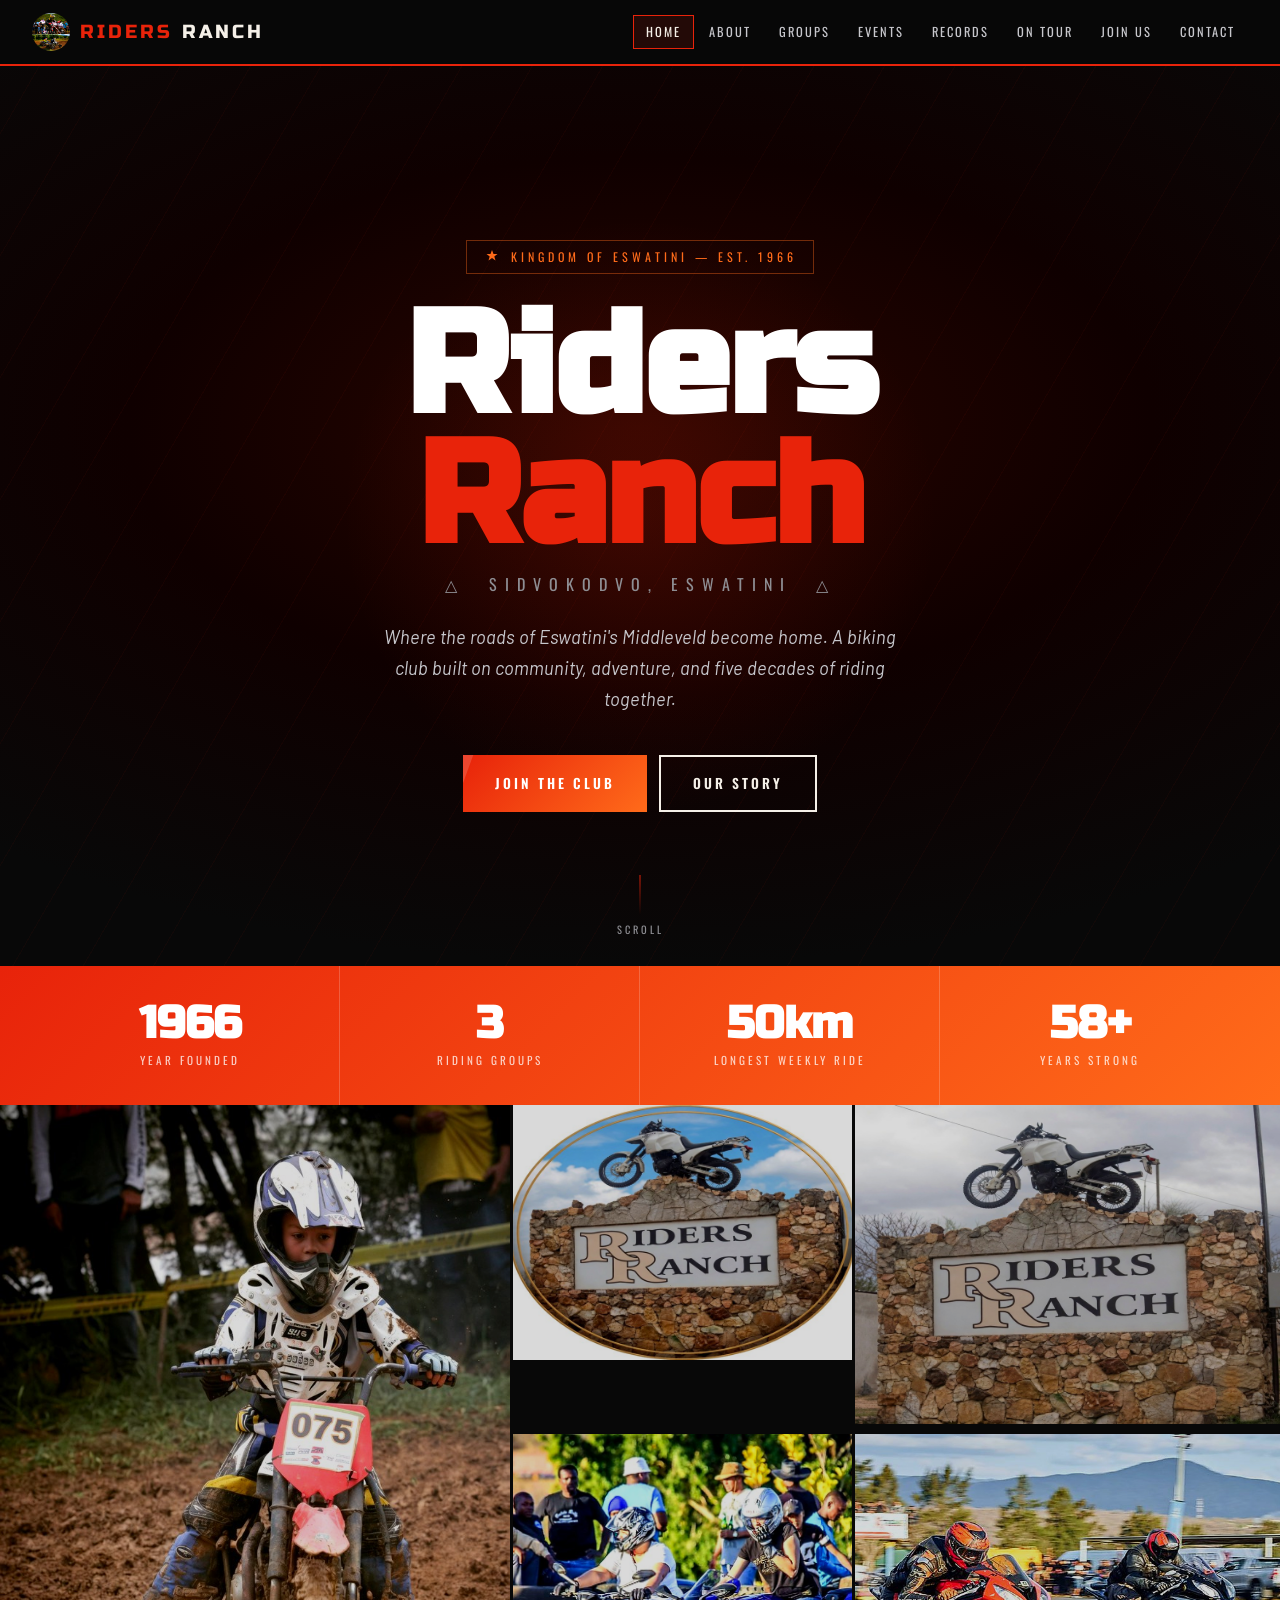
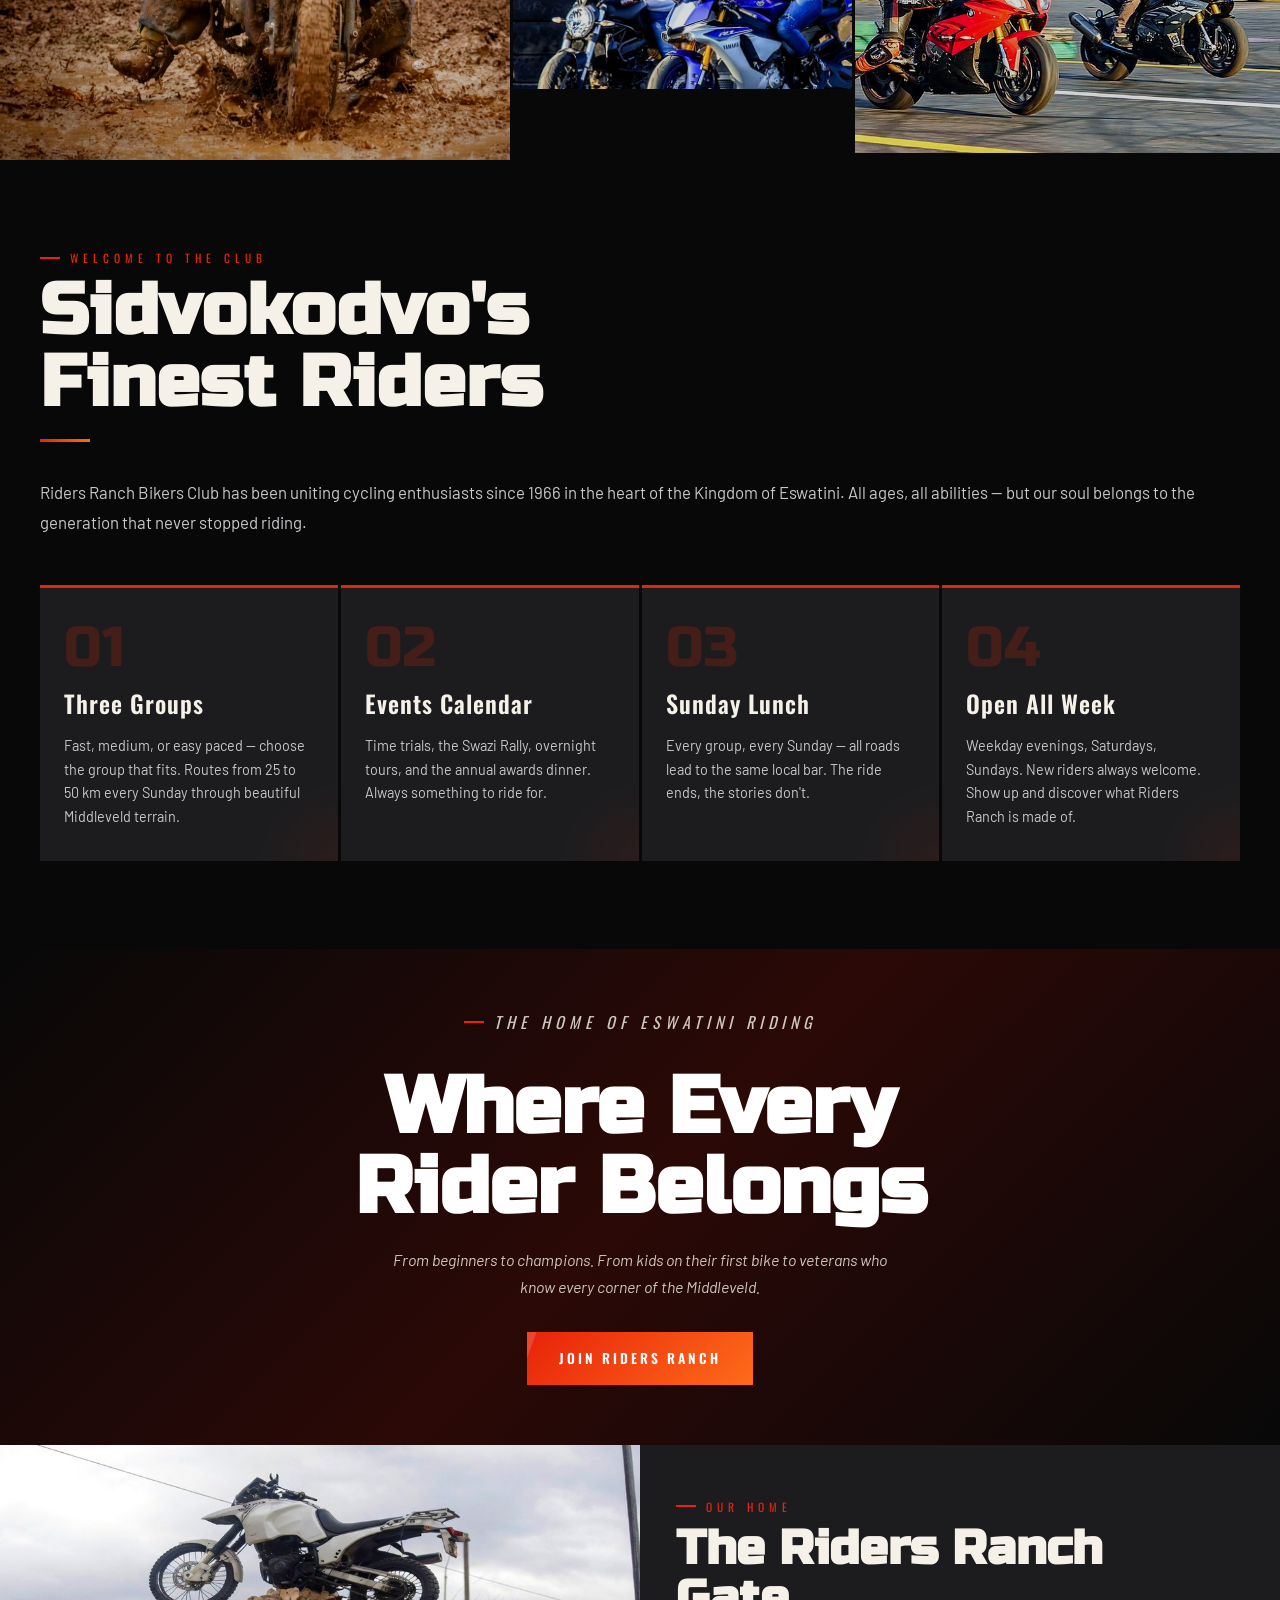
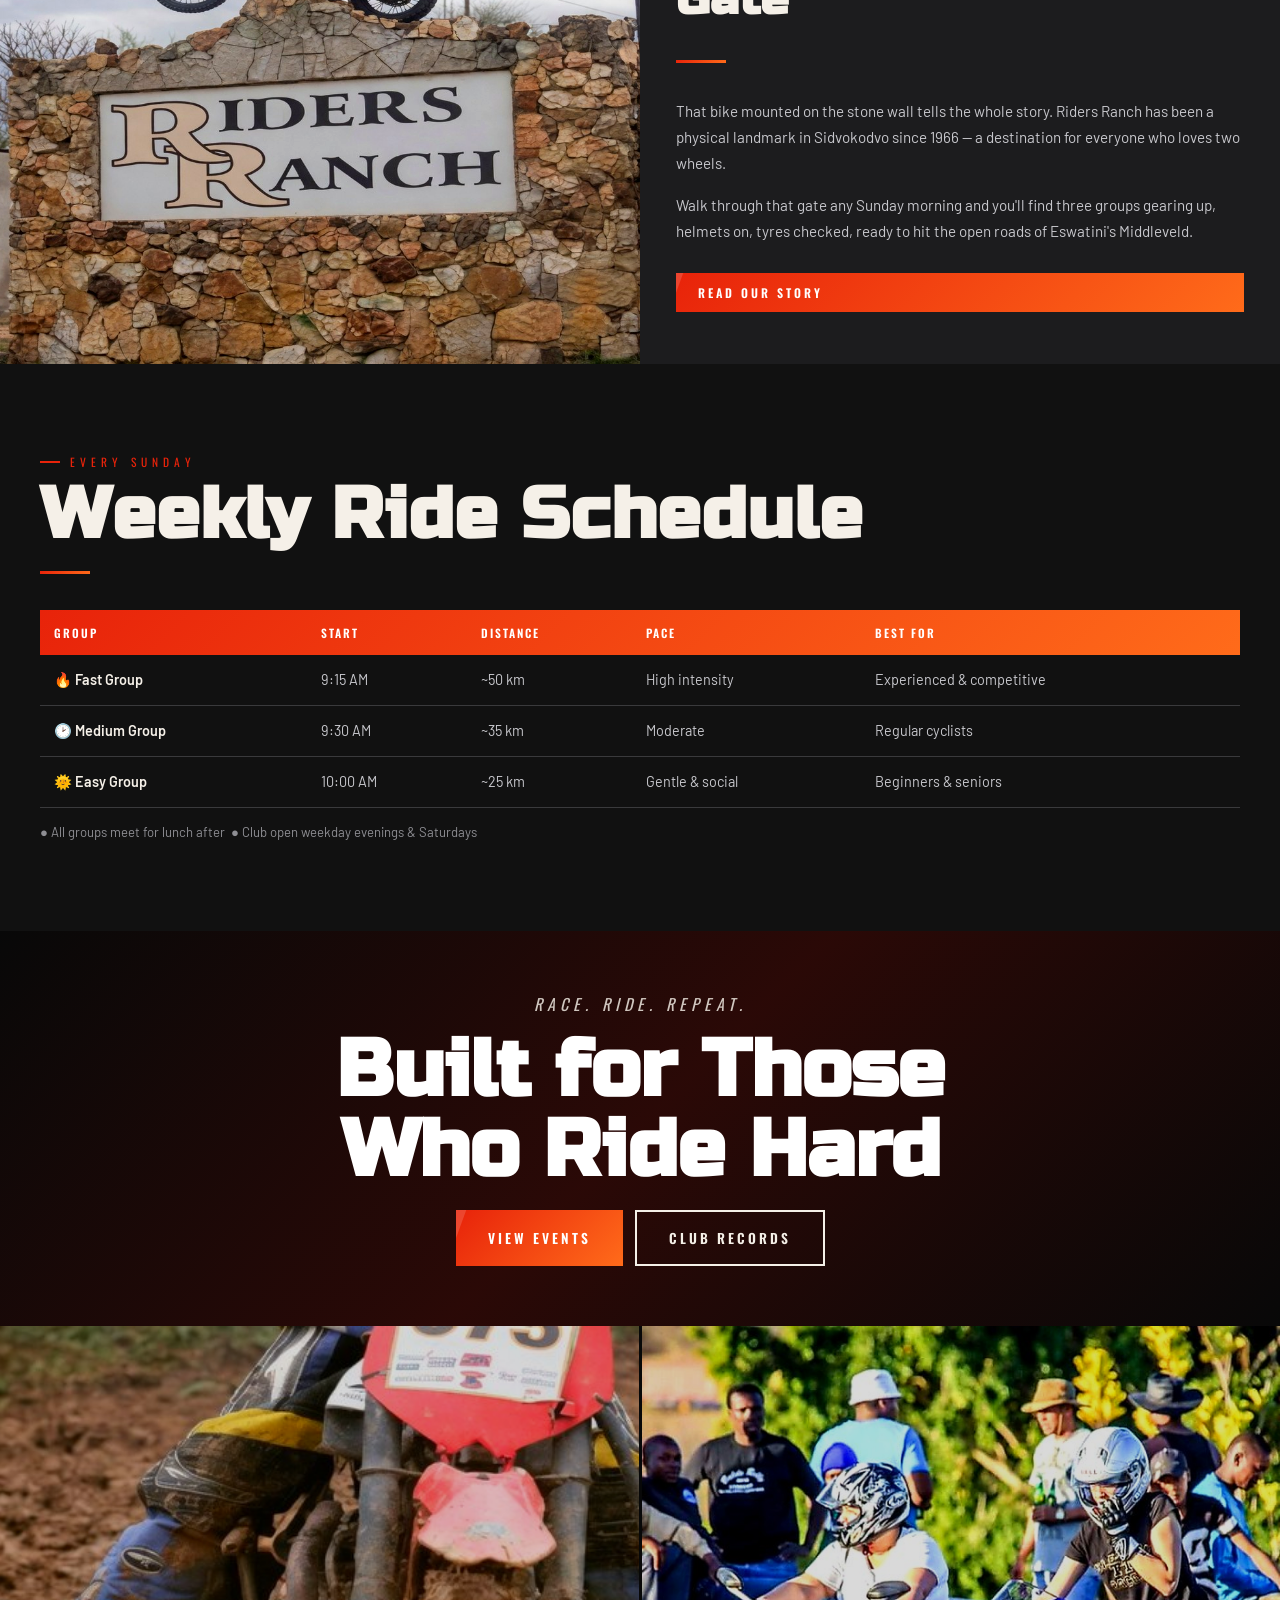
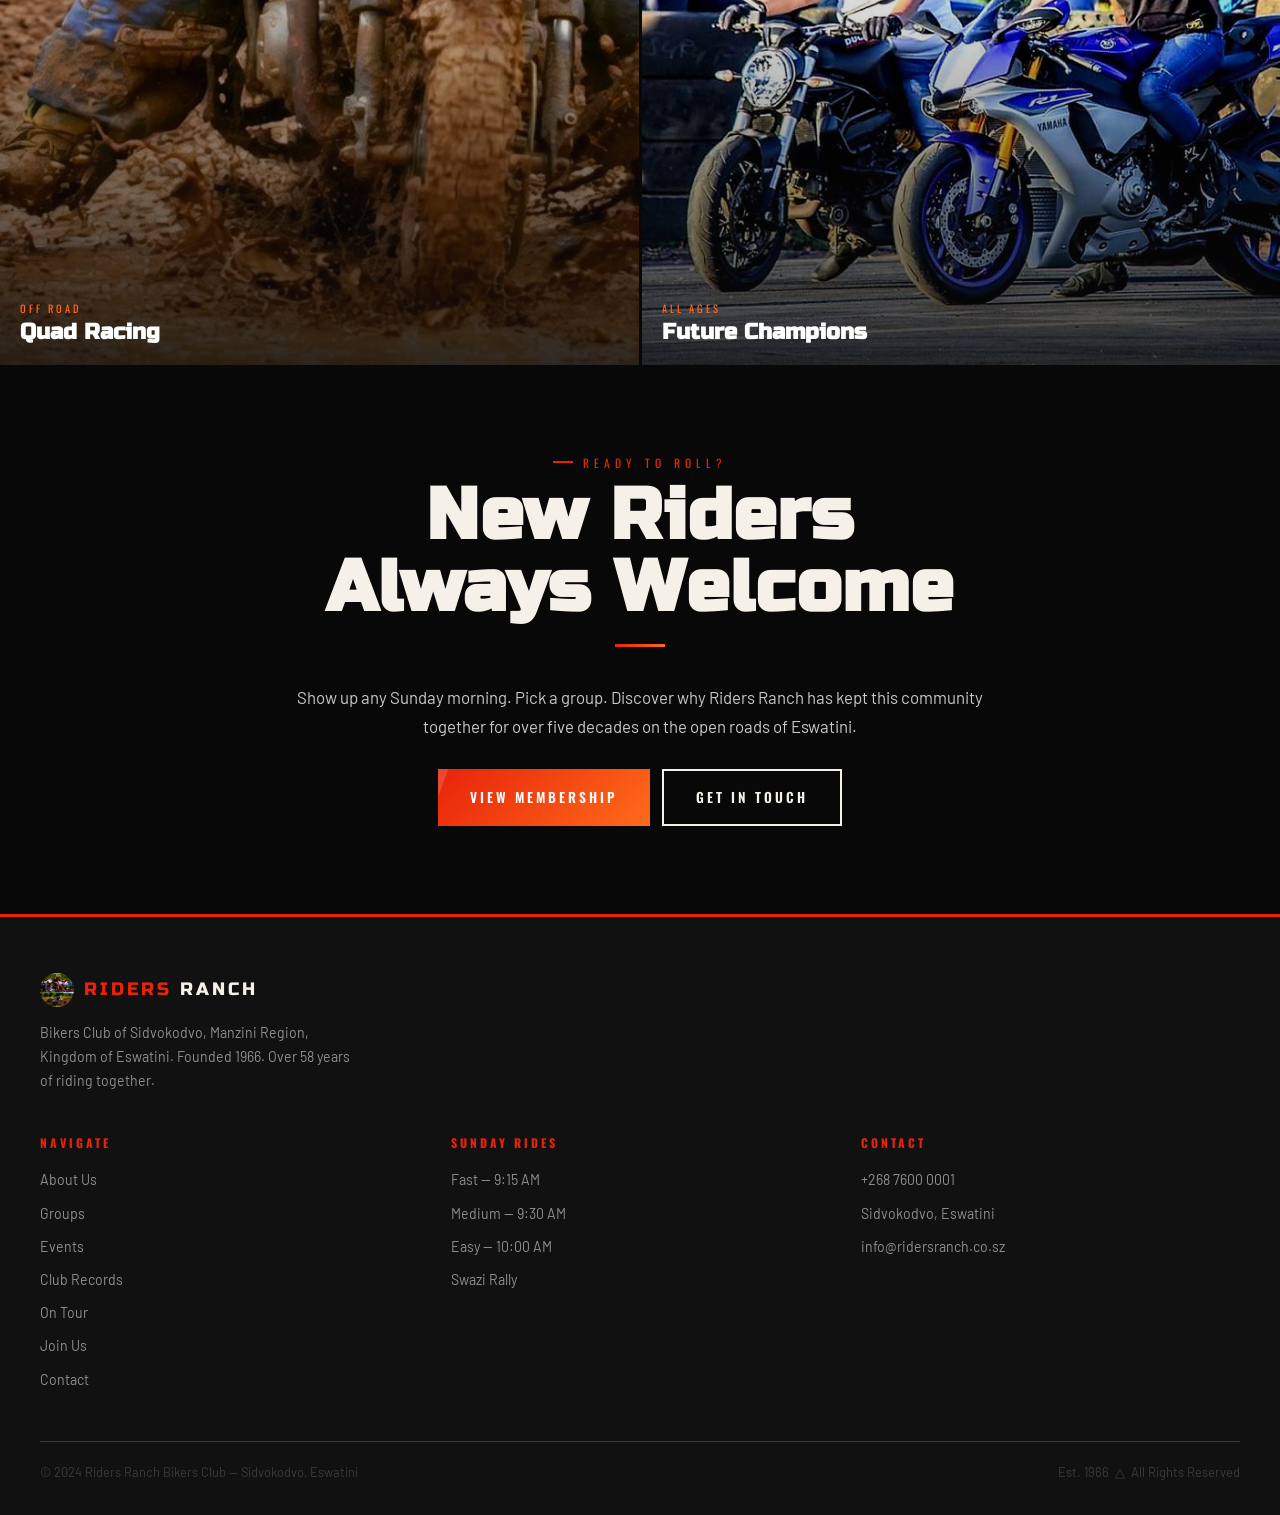
<file: index.html>
<!DOCTYPE html>
<html lang="en">
<head>
<meta charset="UTF-8">
<meta name="viewport" content="width=device-width, initial-scale=1.0">
<title>Riders Ranch Bikers Club &mdash; Eswatini</title>
<link rel="stylesheet" href="style.css">
</head>
<body>

<header class="site-header">
<div class="header-inner">
  <a href="index.html" class="logo">
    <img src="images/logo-white-web.png" alt="Riders Ranch" class="logo-img-header">
    <span><span class="logo-red">Riders</span> Ranch</span>
  </a>
  <button class="hamburger" id="hamburgerBtn" aria-label="Open menu">
    <span></span><span></span><span></span>
  </button>
  <nav class="desktop-nav">
    <a href="index.html" class="active">Home</a>
    <a href="about.html">About</a>
    <a href="groups.html">Groups</a>
    <a href="events.html">Events</a>
    <a href="records.html">Records</a>
    <a href="tour.html">On Tour</a>
    <a href="join.html">Join Us</a>
    <a href="contact.html">Contact</a>
  </nav>
</div>
</header>

<nav class="mobile-nav" id="mobileNav">
  <a href="index.html" class="active" data-num="00/">Home</a>
  <a href="about.html" data-num="01/">About Us</a>
  <a href="groups.html" data-num="02/">Groups</a>
  <a href="events.html" data-num="03/">Events</a>
  <a href="records.html" data-num="04/">Records</a>
  <a href="tour.html" data-num="05/">On Tour</a>
  <a href="join.html" data-num="06/">Join Us</a>
  <a href="contact.html" data-num="07/">Contact</a>
  <div class="mobile-nav-footer">
    <span>+268 7600 0001</span>
    <span>Sidvokodvo, Eswatini</span>
  </div>
</nav>

<section class="hero">
<div class="hero-bg">
  <div class="hero-bg-base"></div>
  <div class="hero-bg-lines"></div>
  <div class="hero-bg-glow"></div>
</div>
<div class="hero-content">
  <div class="hero-badge">
    <svg viewBox="0 0 18 18" fill="none"><path d="M9 2l1.5 4h4l-3.2 2.4 1.2 4-3.5-2.5L5.5 12.4l1.2-4L3.5 6h4z" fill="#FF6B1A"/></svg>
    Kingdom of Eswatini &mdash; Est. 1966
  </div>
  <h1>Riders<span>Ranch</span></h1>
  <p class="hero-year">&#9651;&nbsp; Sidvokodvo, Eswatini &nbsp;&#9651;</p>
  <p class="hero-sub">Where the roads of Eswatini's Middleveld become home. A biking club built on community, adventure, and five decades of riding together.</p>
  <div class="hero-btns">
    <a href="join.html" class="btn">Join The Club</a>
    <a href="about.html" class="btn btn-ghost">Our Story</a>
  </div>
</div>
<div class="hero-scroll"><div class="scroll-line"></div>Scroll</div>
</section>

<div class="stats-strip">
<div class="stats-inner">
  <div class="stat-box"><h2>1966</h2><p>Year Founded</p></div>
  <div class="stat-box"><h2>3</h2><p>Riding Groups</p></div>
  <div class="stat-box"><h2>50km</h2><p>Longest Weekly Ride</p></div>
  <div class="stat-box"><h2>58+</h2><p>Years Strong</p></div>
</div>
</div>

<div class="gallery-strip">
  <div class="gallery-item gallery-tall">
    <img src="images/mx-action-card.jpg" alt="MX Action" class="img-pos-top">
    <div class="gallery-label">MX Action</div>
  </div>
  <div class="gallery-item">
    <img src="images/streetbikes-web.jpg" alt="Street bikes" class="img-pos-40">
    <div class="gallery-label">Street Bikes</div>
  </div>
  <div class="gallery-item">
    <img src="images/entrance-sign-web.jpg" alt="The Ranch" class="img-pos-25">
    <div class="gallery-label">The Ranch</div>
  </div>
  <div class="gallery-item">
    <img src="images/kid-racer-crop.jpg" alt="Young rider #075" class="img-pos-top">
    <div class="gallery-label">Future Champions</div>
  </div>
  <div class="gallery-item">
    <img src="images/race-bmw-web.jpg" alt="Race day">
    <div class="gallery-label">Race Day</div>
  </div>
</div>

<section class="section">
<div class="section-inner">
  <p class="section-label">Welcome to the club</p>
  <h2 class="section-title">Sidvokodvo's<br>Finest Riders</h2>
  <div class="red-line"></div>
  <p class="u-text-lead u-mb-lg">Riders Ranch Bikers Club has been uniting cycling enthusiasts since 1966 in the heart of the Kingdom of Eswatini. All ages, all abilities &mdash; but our soul belongs to the generation that never stopped riding.</p>
  <div class="card-grid">
    <div class="card"><div class="card-num">01</div><h3>Three Groups</h3><p>Fast, medium, or easy paced &mdash; choose the group that fits. Routes from 25 to 50 km every Sunday through beautiful Middleveld terrain.</p></div>
    <div class="card"><div class="card-num">02</div><h3>Events Calendar</h3><p>Time trials, the Swazi Rally, overnight tours, and the annual awards dinner. Always something to ride for.</p></div>
    <div class="card"><div class="card-num">03</div><h3>Sunday Lunch</h3><p>Every group, every Sunday &mdash; all roads lead to the same local bar. The ride ends, the stories don't.</p></div>
    <div class="card"><div class="card-num">04</div><h3>Open All Week</h3><p>Weekday evenings, Saturdays, Sundays. New riders always welcome. Show up and discover what Riders Ranch is made of.</p></div>
  </div>
</div>
</section>

<div class="parallax-band parallax-band--entrance">
<div class="parallax-band-inner">
  <p class="section-label label-center">The Home of Eswatini Riding</p>
  <h2>Where Every<br>Rider Belongs</h2>
  <p>From beginners to champions. From kids on their first bike to veterans who know every corner of the Middleveld.</p>
  <a href="join.html" class="btn">Join Riders Ranch</a>
</div>
</div>

<div class="sign-split">
  <div class="sign-photo-wrap">
    <img src="images/entrance-sign-web.jpg" alt="Riders Ranch stone entrance gate" class="img-pos-20">
  </div>
  <div class="sign-text-wrap">
    <p class="section-label">Our Home</p>
    <h2>The Riders Ranch<br>Gate</h2>
    <div class="red-line"></div>
    <p class="u-text-body">That bike mounted on the stone wall tells the whole story. Riders Ranch has been a physical landmark in Sidvokodvo since 1966 &mdash; a destination for everyone who loves two wheels.</p>
    <p class="u-text-body">Walk through that gate any Sunday morning and you'll find three groups gearing up, helmets on, tyres checked, ready to hit the open roads of Eswatini's Middleveld.</p>
    <a href="about.html" class="btn btn-sm">Read Our Story</a>
  </div>
</div>

<section class="section section-dark">
<div class="section-inner">
  <p class="section-label">Every Sunday</p>
  <h2 class="section-title">Weekly Ride Schedule</h2>
  <div class="red-line"></div>
  <div class="table-wrap">
  <table>
  <thead>
    <tr><th>Group</th><th>Start</th><th>Distance</th><th>Pace</th><th>Best For</th></tr>
  </thead>
  <tbody>
    <tr><td>&#128293; Fast Group</td><td>9:15 AM</td><td>~50 km</td><td>High intensity</td><td>Experienced &amp; competitive</td></tr>
    <tr><td>&#128337; Medium Group</td><td>9:30 AM</td><td>~35 km</td><td>Moderate</td><td>Regular cyclists</td></tr>
    <tr><td>&#127774; Easy Group</td><td>10:00 AM</td><td>~25 km</td><td>Gentle &amp; social</td><td>Beginners &amp; seniors</td></tr>
  </tbody>
  </table>
  </div>
  <p class="u-note">&#9679; All groups meet for lunch after &nbsp;&#9679; Club open weekday evenings &amp; Saturdays</p>
</div>
</section>

<div class="parallax-band parallax-band--race">
<div class="parallax-band-inner">
  <p class="u-eyebrow">Race. Ride. Repeat.</p>
  <h2>Built for Those<br>Who Ride Hard</h2>
  <div class="u-flex-center">
    <a href="events.html" class="btn">View Events</a>
    <a href="records.html" class="btn btn-ghost">Club Records</a>
  </div>
</div>
</div>

<div class="duo-grid">
  <div class="duo-item">
    <img src="images/quads-action.jpg" alt="Quad racing Eswatini" class="img-pos-60">
    <div class="duo-caption"><div><p>Off Road</p><h3>Quad Racing</h3></div></div>
  </div>
  <div class="duo-item">
    <img src="images/kid-racer-crop.jpg" alt="Young racer #075" class="img-pos-top">
    <div class="duo-caption"><div><p>All Ages</p><h3>Future Champions</h3></div></div>
  </div>
</div>

<section class="section section-centered">
<div class="section-inner">
  <p class="section-label">Ready to roll?</p>
  <h2 class="section-title">New Riders<br>Always Welcome</h2>
  <div class="red-line"></div>
  <p class="u-text-lead u-mb-md">Show up any Sunday morning. Pick a group. Discover why Riders Ranch has kept this community together for over five decades on the open roads of Eswatini.</p>
  <div class="u-flex-center">
    <a href="join.html" class="btn">View Membership</a>
    <a href="contact.html" class="btn btn-ghost">Get In Touch</a>
  </div>
</div>
</section>

<footer>
<div class="footer-inner">
  <div class="footer-brand">
    <a href="index.html" class="logo logo-footer-wrap">
      <img src="images/logo-white-web.png" alt="Logo" class="logo-img-footer">
      <span><span class="logo-red">Riders</span> Ranch</span>
    </a>
    <p>Bikers Club of Sidvokodvo, Manzini Region, Kingdom of Eswatini. Founded 1966. Over 58 years of riding together.</p>
  </div>
  <div class="footer-cols">
    <div class="footer-col">
      <h4>Navigate</h4>
      <a href="about.html">About Us</a><a href="groups.html">Groups</a>
      <a href="events.html">Events</a><a href="records.html">Club Records</a>
      <a href="tour.html">On Tour</a><a href="join.html">Join Us</a>
      <a href="contact.html">Contact</a>
    </div>
    <div class="footer-col">
      <h4>Sunday Rides</h4>
      <a href="groups.html">Fast &mdash; 9:15 AM</a>
      <a href="groups.html">Medium &mdash; 9:30 AM</a>
      <a href="groups.html">Easy &mdash; 10:00 AM</a>
      <a href="events.html">Swazi Rally</a>
    </div>
    <div class="footer-col">
      <h4>Contact</h4>
      <a href="contact.html">+268 7600 0001</a>
      <a href="contact.html">Sidvokodvo, Eswatini</a>
      <a href="contact.html">info@ridersranch.co.sz</a>
    </div>
  </div>
  <div class="footer-bottom">
    <p>&copy; 2024 Riders Ranch Bikers Club &mdash; Sidvokodvo, Eswatini</p>
    <p>Est. 1966 &nbsp;&#9651;&nbsp; All Rights Reserved</p>
  </div>
</div>
</footer>

<script src="nav.js"></script>
</body>
</html>
</file>
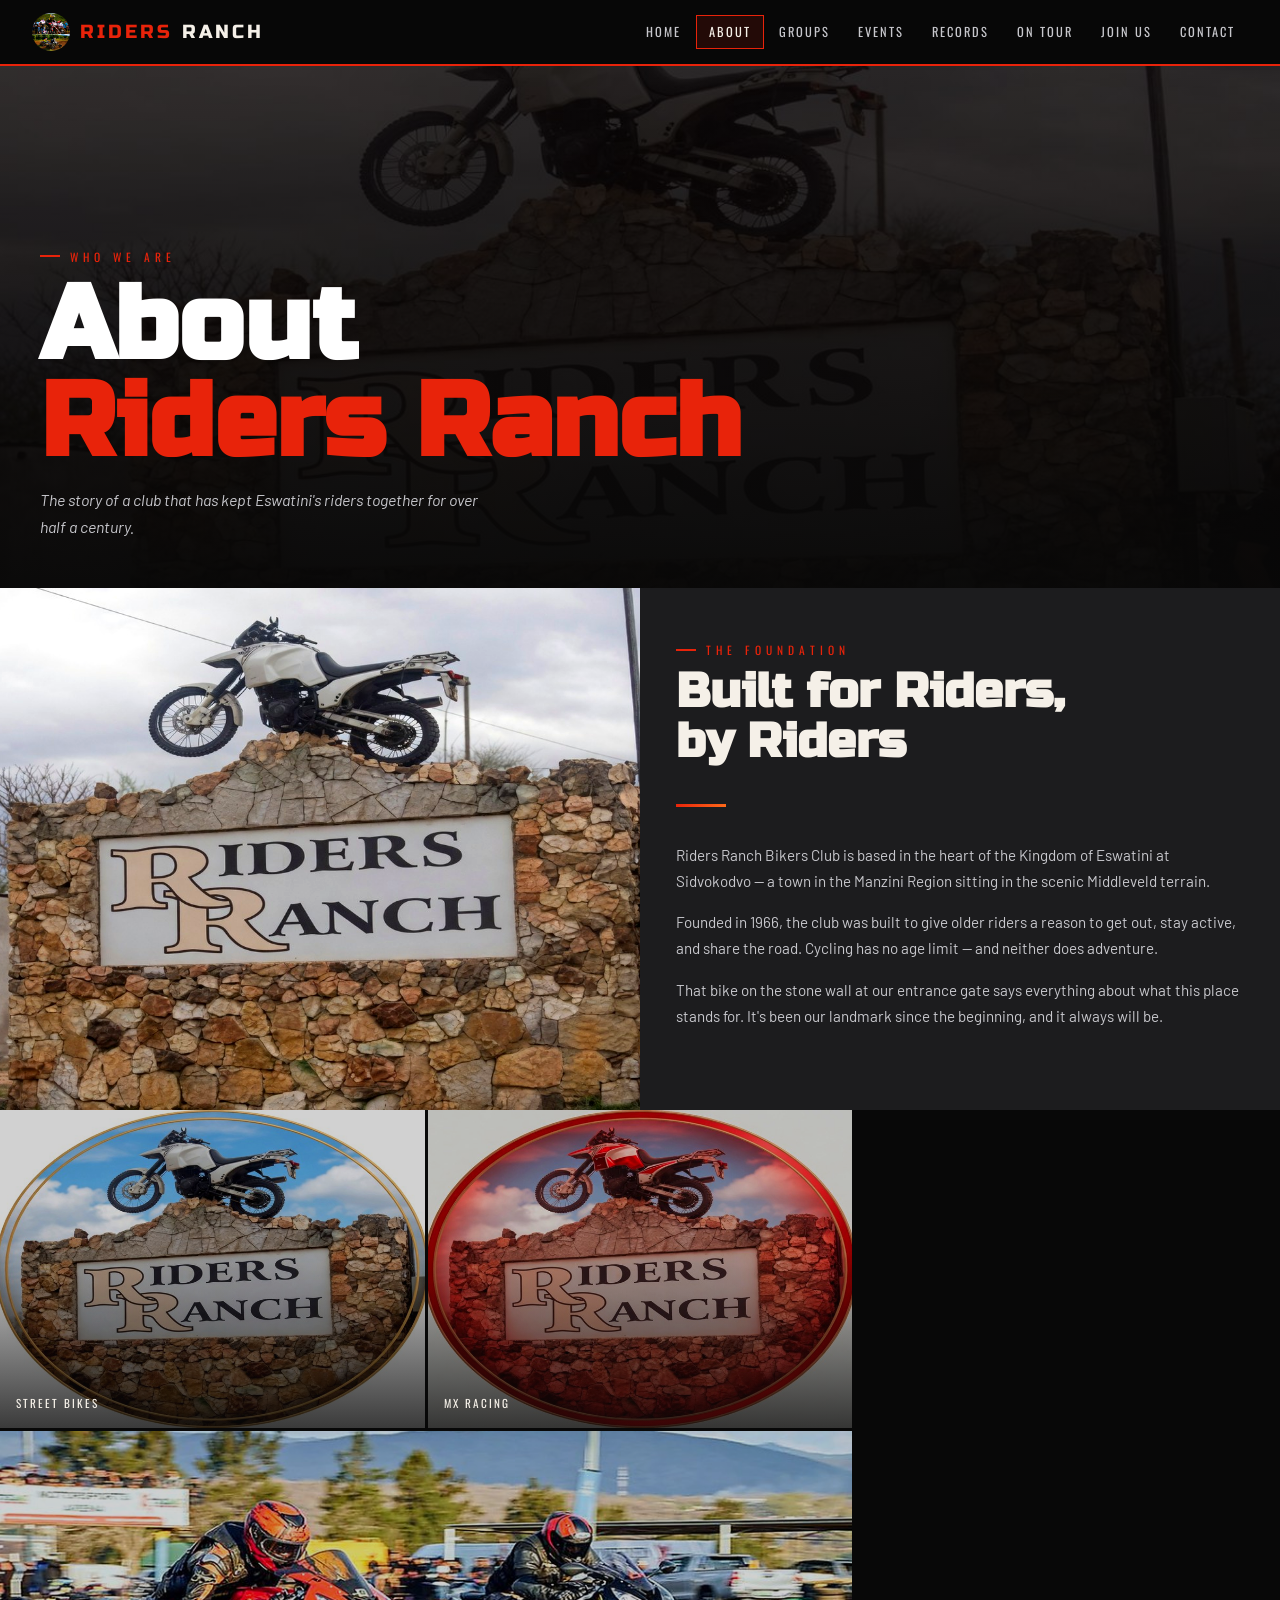
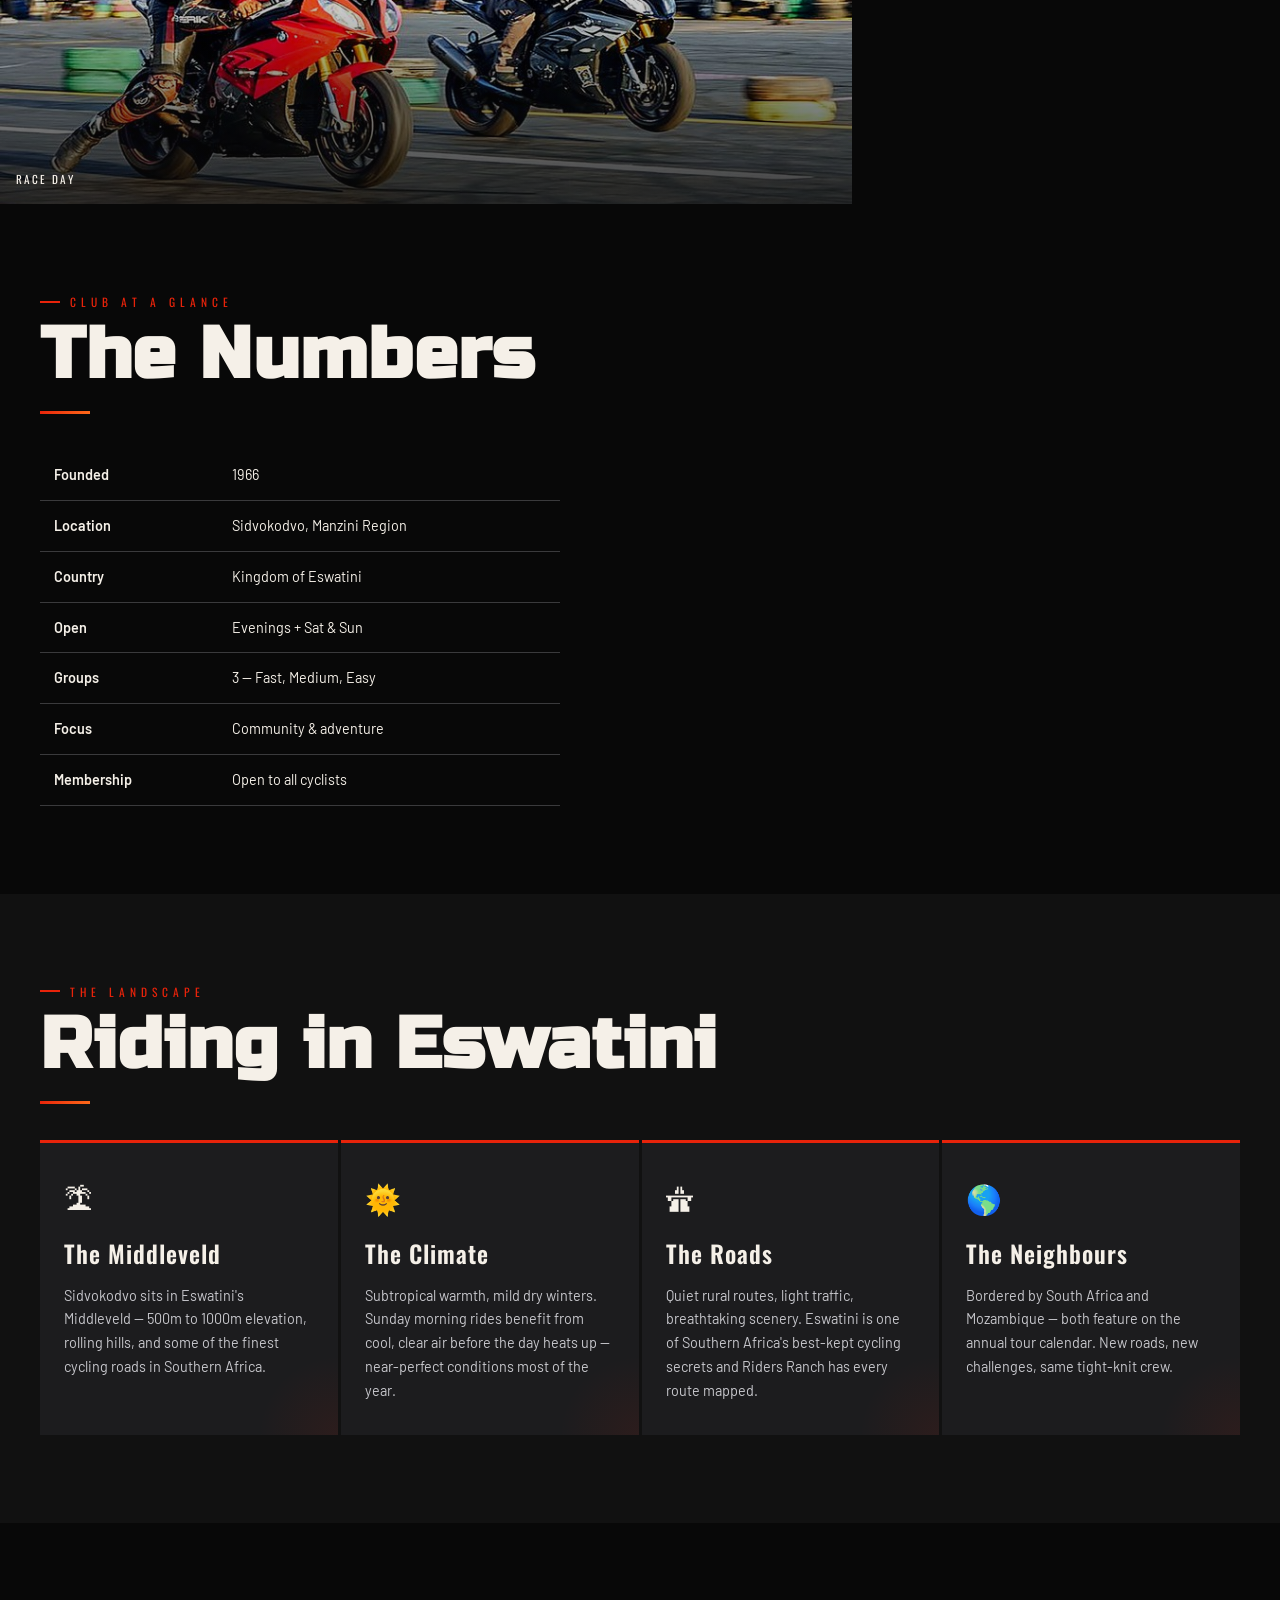
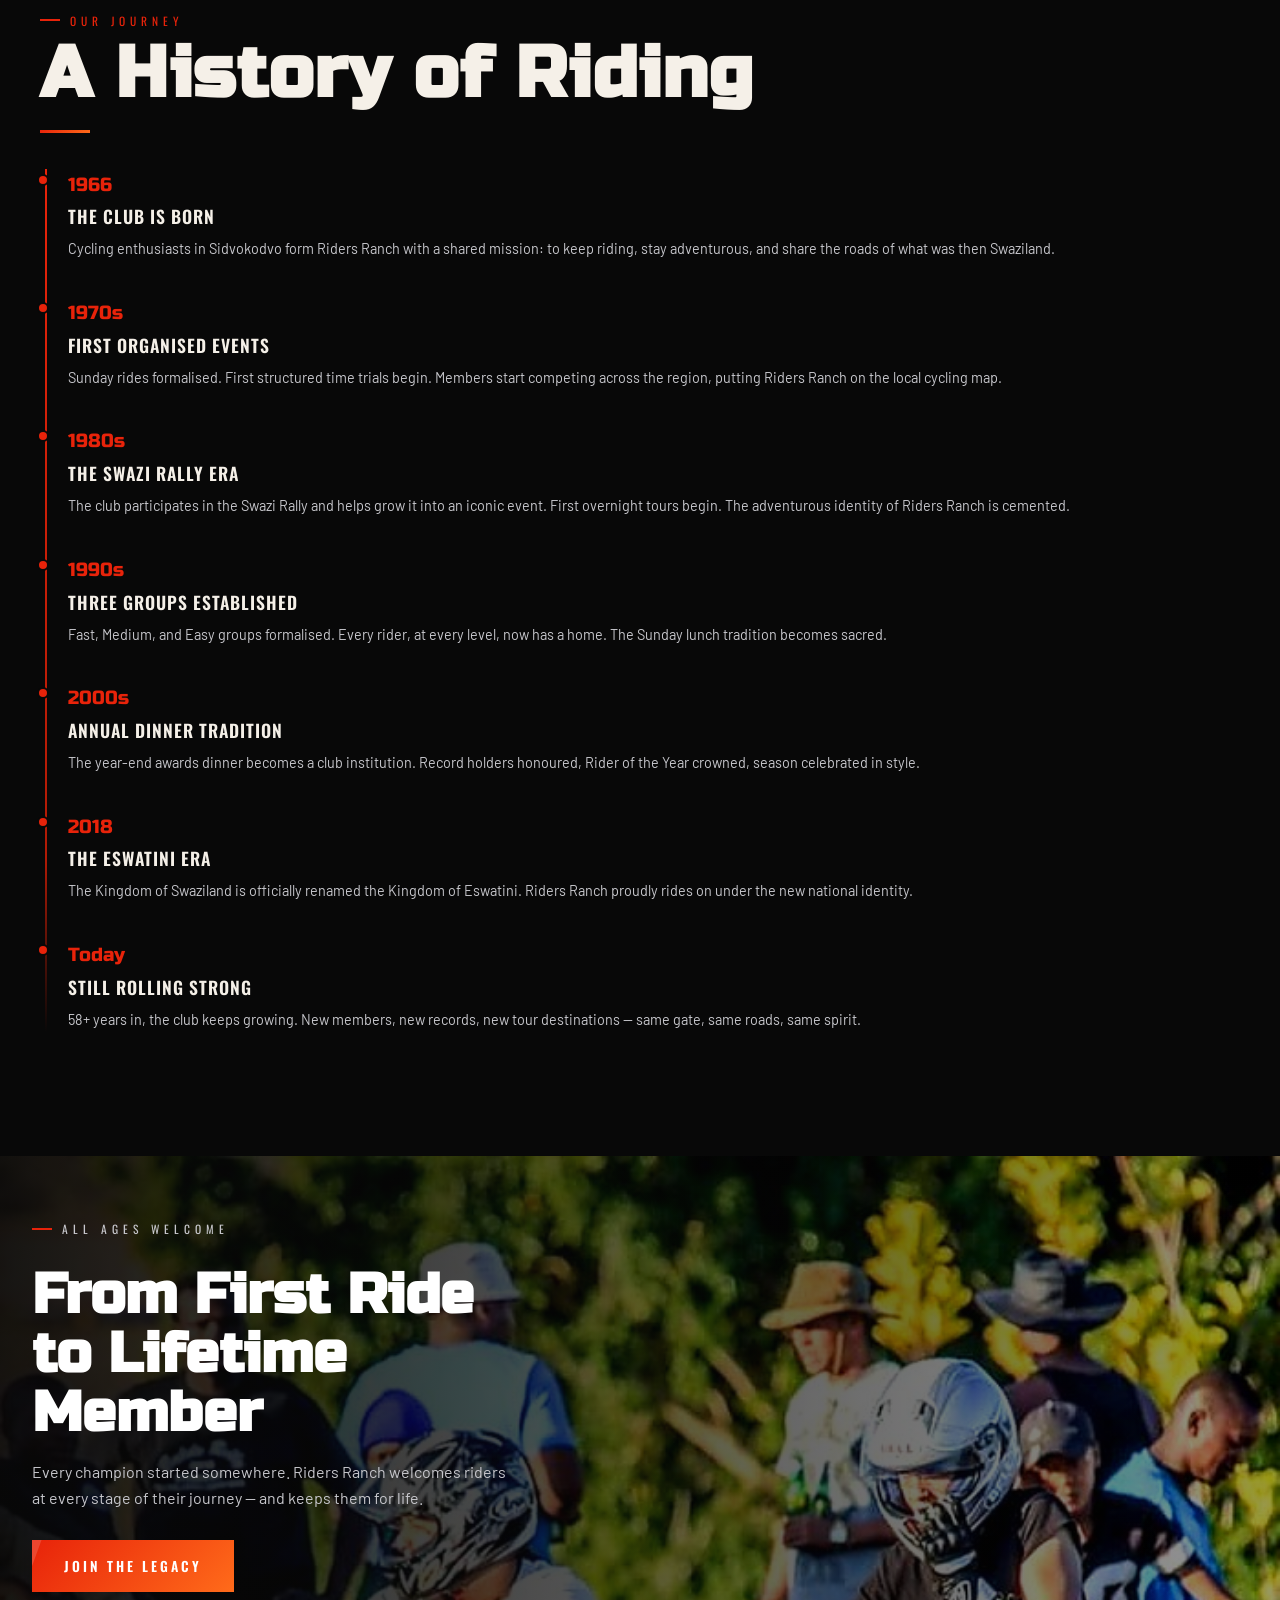
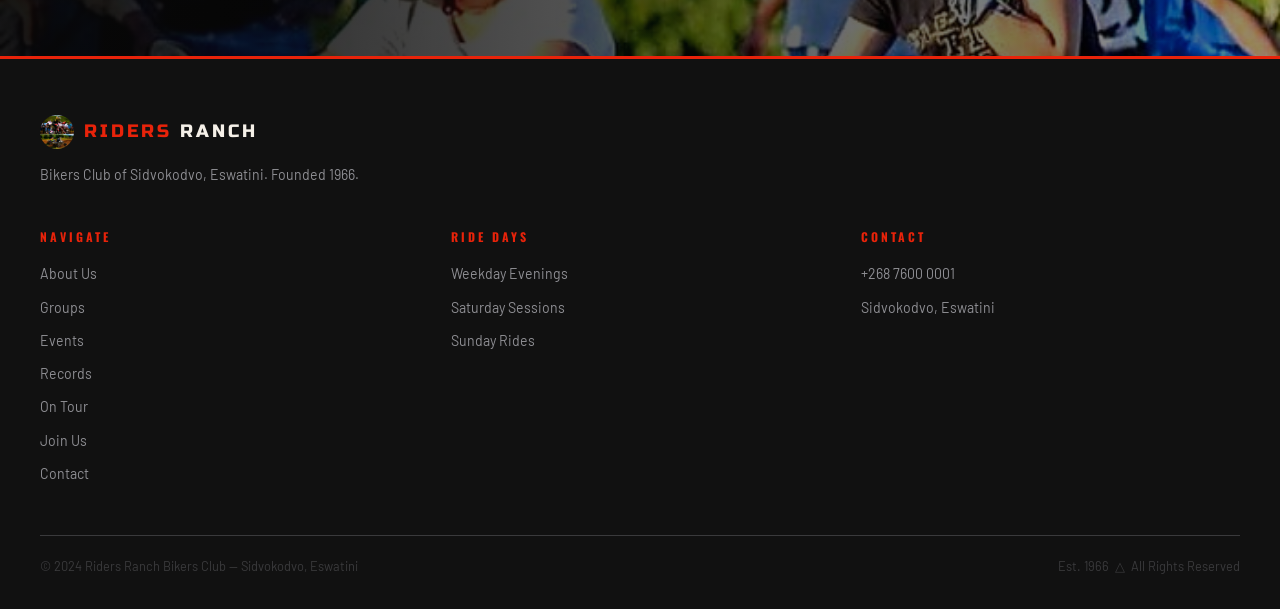
<file: about.html>
<!DOCTYPE html>
<html lang="en">
<head>
<meta charset="UTF-8">
<meta name="viewport" content="width=device-width, initial-scale=1.0">
<title>About Us &mdash; Riders Ranch Bikers Club</title>
<link rel="stylesheet" href="style.css">
</head>
<body>

<header class="site-header">
<div class="header-inner">
  <a href="index.html" class="logo">
    <img src="images/logo-white-web.png" alt="Riders Ranch" class="logo-img-header">
    <span><span class="logo-red">Riders</span> Ranch</span>
  </a>
  <button class="hamburger" id="hamburgerBtn" aria-label="Open menu">
    <span></span><span></span><span></span>
  </button>
  <nav class="desktop-nav">
    <a href="index.html">Home</a><a href="about.html" class="active">About</a>
    <a href="groups.html">Groups</a><a href="events.html">Events</a>
    <a href="records.html">Records</a><a href="tour.html">On Tour</a>
    <a href="join.html">Join Us</a><a href="contact.html">Contact</a>
  </nav>
</div>
</header>

<nav class="mobile-nav" id="mobileNav">
  <a href="index.html" data-num="00/">Home</a>
  <a href="about.html" class="active" data-num="01/">About Us</a>
  <a href="groups.html" data-num="02/">Groups</a>
  <a href="events.html" data-num="03/">Events</a>
  <a href="records.html" data-num="04/">Records</a>
  <a href="tour.html" data-num="05/">On Tour</a>
  <a href="join.html" data-num="06/">Join Us</a>
  <a href="contact.html" data-num="07/">Contact</a>
  <div class="mobile-nav-footer">
    <span>+268 7600 0001</span>
    <span>Sidvokodvo, Eswatini</span>
  </div>
</nav>

<!-- hero -->
<div class="page-hero page-hero--about">
<div class="page-hero-inner">
  <p class="section-label">Who We Are</p>
  <h1>About<br><span>Riders Ranch</span></h1>
  <p class="hero-sub-text">The story of a club that has kept Eswatini's riders together for over half a century.</p>
</div>
</div>

<!-- intro split -->
<div class="sign-split">
  <div class="sign-photo-wrap">
    <img src="images/entrance-sign-web.jpg" alt="Riders Ranch iconic stone entrance gate" class="img-pos-20">
  </div>
  <div class="sign-text-wrap">
    <p class="section-label">The Foundation</p>
    <h2>Built for Riders,<br>by Riders</h2>
    <div class="red-line"></div>
    <p class="u-text-body">Riders Ranch Bikers Club is based in the heart of the Kingdom of Eswatini at Sidvokodvo &mdash; a town in the Manzini Region sitting in the scenic Middleveld terrain.</p>
    <p class="u-text-body">Founded in 1966, the club was built to give older riders a reason to get out, stay active, and share the road. Cycling has no age limit &mdash; and neither does adventure.</p>
    <p class="u-text-body">That bike on the stone wall at our entrance gate says everything about what this place stands for. It's been our landmark since the beginning, and it always will be.</p>
  </div>
</div>

<!-- photo row -->
<div class="about-photo-row">
  <div class="about-photo">
    <img src="images/streetbikes-web.jpg" alt="Street bikes at Riders Ranch" class="img-pos-40">
    <div class="about-photo-overlay"><span>Street Bikes</span></div>
  </div>
  <div class="about-photo">
    <img src="images/mx-action-card2.jpg" alt="MX racing action">
    <div class="about-photo-overlay"><span>MX Racing</span></div>
  </div>
  <div class="about-photo about-photo-wide">
    <img src="images/race-bmw-web.jpg" alt="Race day" class="img-pos-60">
    <div class="about-photo-overlay"><span>Race Day</span></div>
  </div>
</div>

<section class="section">
<div class="section-inner">
  <p class="section-label">Club At A Glance</p>
  <h2 class="section-title">The Numbers</h2>
  <div class="red-line"></div>
  <div class="table-wrap">
  <table class="glance-table">
  <tbody>
    <tr><td>Founded</td><td class="td-hi">1966</td></tr>
    <tr><td>Location</td><td class="td-hi">Sidvokodvo, Manzini Region</td></tr>
    <tr><td>Country</td><td class="td-hi">Kingdom of Eswatini</td></tr>
    <tr><td>Open</td><td class="td-hi">Evenings + Sat &amp; Sun</td></tr>
    <tr><td>Groups</td><td class="td-hi">3 &mdash; Fast, Medium, Easy</td></tr>
    <tr><td>Focus</td><td class="td-hi">Community &amp; adventure</td></tr>
    <tr><td>Membership</td><td class="td-hi">Open to all cyclists</td></tr>
  </tbody>
  </table>
  </div>
</div>
</section>

<section class="section section-dark">
<div class="section-inner">
  <p class="section-label">The Landscape</p>
  <h2 class="section-title">Riding in Eswatini</h2>
  <div class="red-line"></div>
  <div class="card-grid">
    <div class="card"><div class="card-icon">&#127965;</div><h3>The Middleveld</h3><p>Sidvokodvo sits in Eswatini's Middleveld &mdash; 500m to 1000m elevation, rolling hills, and some of the finest cycling roads in Southern Africa.</p></div>
    <div class="card"><div class="card-icon">&#127774;</div><h3>The Climate</h3><p>Subtropical warmth, mild dry winters. Sunday morning rides benefit from cool, clear air before the day heats up &mdash; near-perfect conditions most of the year.</p></div>
    <div class="card"><div class="card-icon">&#128739;</div><h3>The Roads</h3><p>Quiet rural routes, light traffic, breathtaking scenery. Eswatini is one of Southern Africa's best-kept cycling secrets and Riders Ranch has every route mapped.</p></div>
    <div class="card"><div class="card-icon">&#127758;</div><h3>The Neighbours</h3><p>Bordered by South Africa and Mozambique &mdash; both feature on the annual tour calendar. New roads, new challenges, same tight-knit crew.</p></div>
  </div>
</div>
</section>

<section class="section">
<div class="section-inner">
  <p class="section-label">Our Journey</p>
  <h2 class="section-title">A History of Riding</h2>
  <div class="red-line"></div>
  <div class="timeline">
    <div class="tl-item"><div class="tl-year">1966</div><h4>The Club is Born</h4><p>Cycling enthusiasts in Sidvokodvo form Riders Ranch with a shared mission: to keep riding, stay adventurous, and share the roads of what was then Swaziland.</p></div>
    <div class="tl-item"><div class="tl-year">1970s</div><h4>First Organised Events</h4><p>Sunday rides formalised. First structured time trials begin. Members start competing across the region, putting Riders Ranch on the local cycling map.</p></div>
    <div class="tl-item"><div class="tl-year">1980s</div><h4>The Swazi Rally Era</h4><p>The club participates in the Swazi Rally and helps grow it into an iconic event. First overnight tours begin. The adventurous identity of Riders Ranch is cemented.</p></div>
    <div class="tl-item"><div class="tl-year">1990s</div><h4>Three Groups Established</h4><p>Fast, Medium, and Easy groups formalised. Every rider, at every level, now has a home. The Sunday lunch tradition becomes sacred.</p></div>
    <div class="tl-item"><div class="tl-year">2000s</div><h4>Annual Dinner Tradition</h4><p>The year-end awards dinner becomes a club institution. Record holders honoured, Rider of the Year crowned, season celebrated in style.</p></div>
    <div class="tl-item"><div class="tl-year">2018</div><h4>The Eswatini Era</h4><p>The Kingdom of Swaziland is officially renamed the Kingdom of Eswatini. Riders Ranch proudly rides on under the new national identity.</p></div>
    <div class="tl-item"><div class="tl-year">Today</div><h4>Still Rolling Strong</h4><p>58+ years in, the club keeps growing. New members, new records, new tour destinations &mdash; same gate, same roads, same spirit.</p></div>
  </div>
</div>
</section>

<!-- closing photo -->
<div class="photo-overlay-wrap h-500">
  <img src="images/kid-racer-crop.jpg" alt="Young racer at Riders Ranch" class="img-pos-top">
  <div class="photo-overlay-left">
    <div class="overlay-content">
      <p class="section-label">All Ages Welcome</p>
      <h2>From First Ride<br>to Lifetime Member</h2>
      <p>Every champion started somewhere. Riders Ranch welcomes riders at every stage of their journey &mdash; and keeps them for life.</p>
      <a href="join.html" class="btn">Join the Legacy</a>
    </div>
  </div>
</div>

<footer>
<div class="footer-inner">
  <div class="footer-brand">
    <a href="index.html" class="logo logo-footer-wrap">
      <img src="images/logo-white-web.png" alt="Logo" class="logo-img-footer">
      <span><span class="logo-red">Riders</span> Ranch</span>
    </a>
    <p>Bikers Club of Sidvokodvo, Eswatini. Founded 1966.</p>
  </div>
  <div class="footer-cols">
    <div class="footer-col">
      <h4>Navigate</h4>
      <a href="about.html">About Us</a><a href="groups.html">Groups</a>
      <a href="events.html">Events</a><a href="records.html">Records</a>
      <a href="tour.html">On Tour</a><a href="join.html">Join Us</a><a href="contact.html">Contact</a>
    </div>
    <div class="footer-col"><h4>Ride Days</h4>
      <a href="#">Weekday Evenings</a><a href="#">Saturday Sessions</a><a href="#">Sunday Rides</a>
    </div>
    <div class="footer-col"><h4>Contact</h4>
      <a href="contact.html">+268 7600 0001</a><a href="contact.html">Sidvokodvo, Eswatini</a>
    </div>
  </div>
  <div class="footer-bottom">
    <p>&copy; 2024 Riders Ranch Bikers Club &mdash; Sidvokodvo, Eswatini</p>
    <p>Est. 1966 &nbsp;&#9651;&nbsp; All Rights Reserved</p>
  </div>
</div>
</footer>
<script src="nav.js"></script>
</body>
</html>
</file>
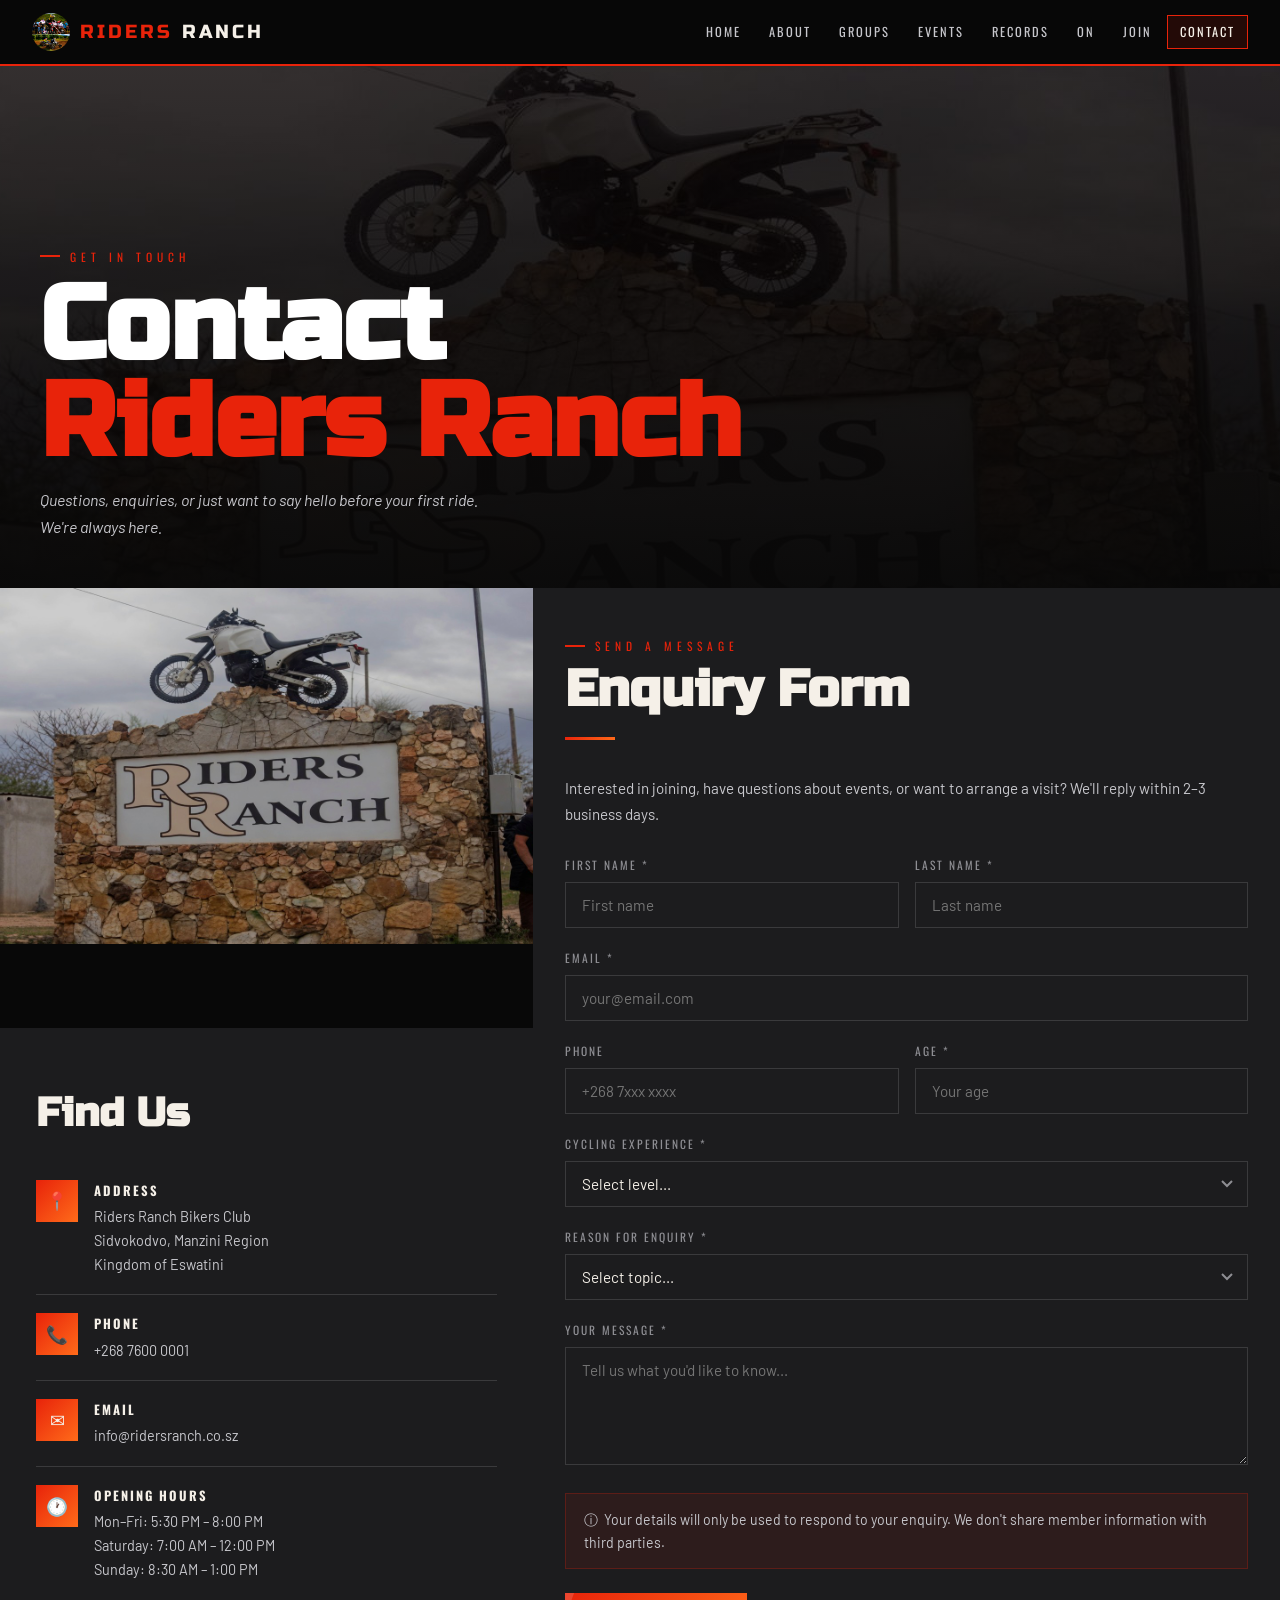
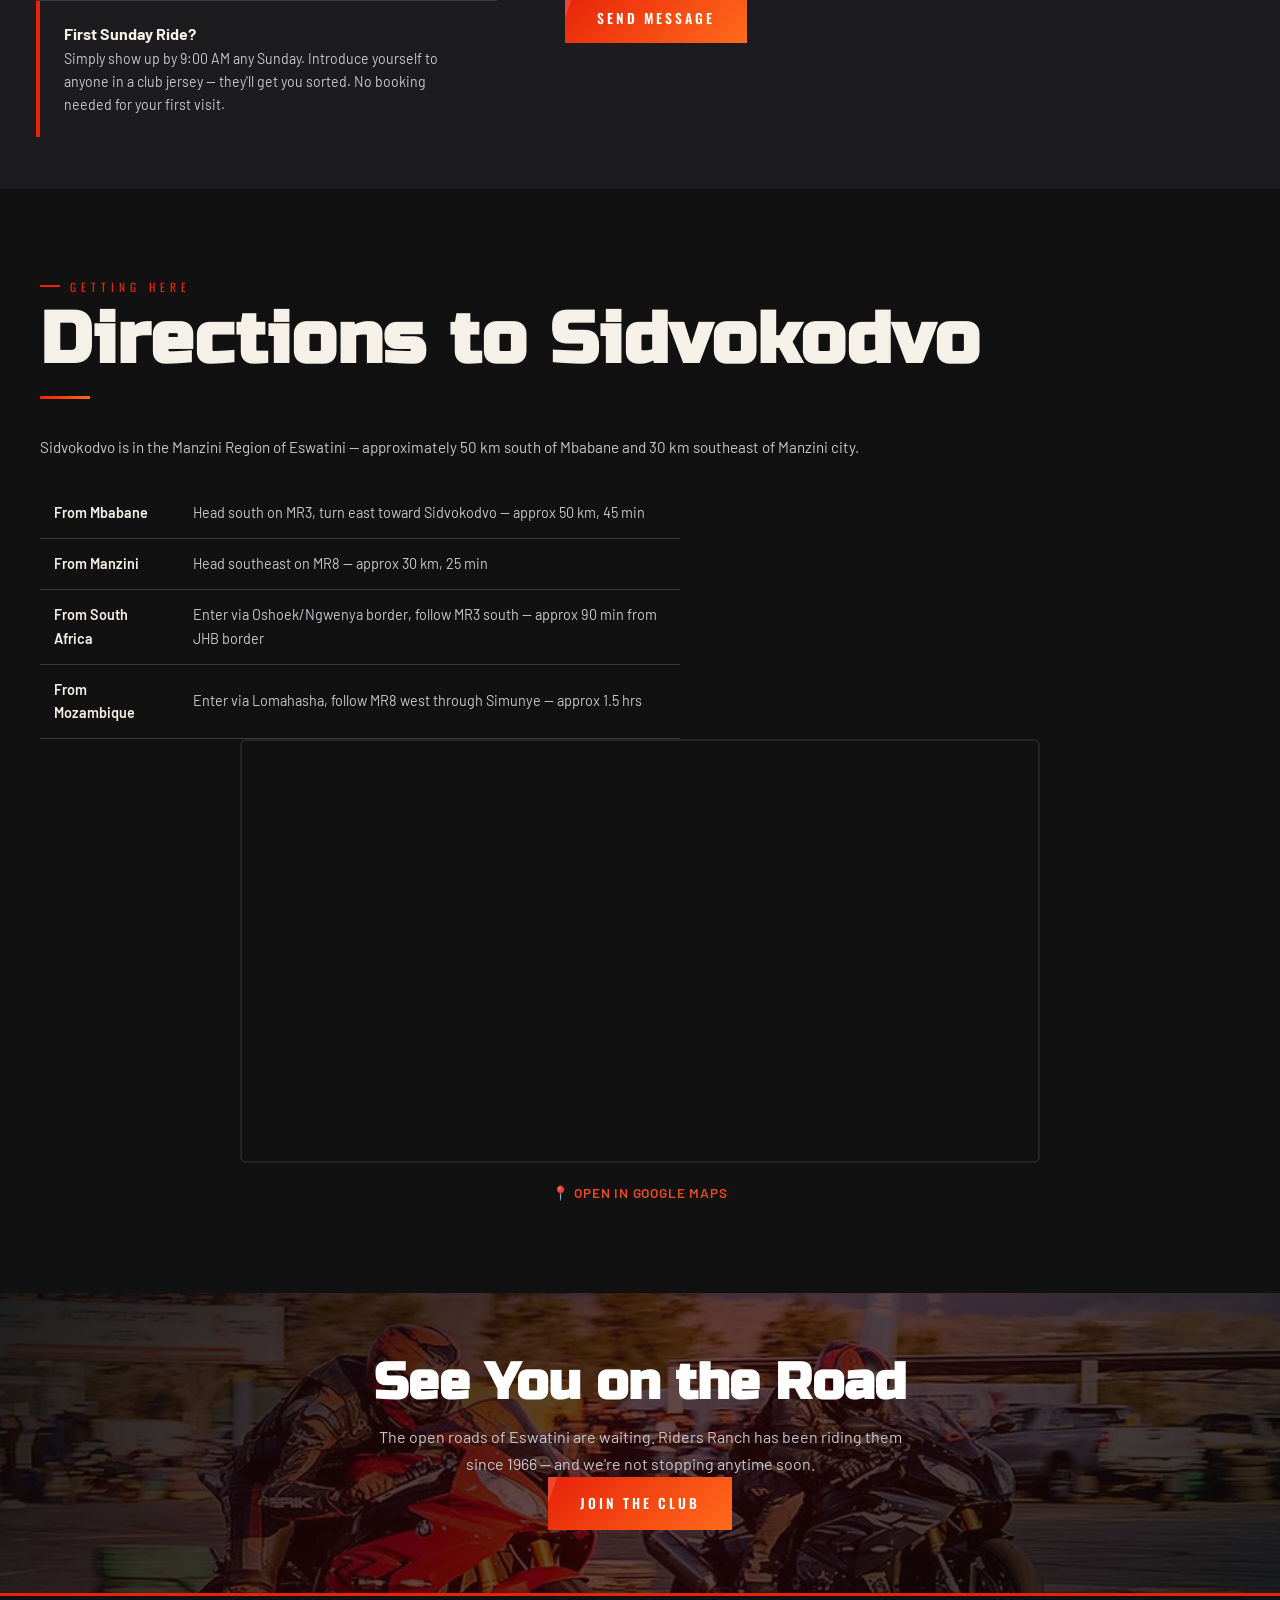
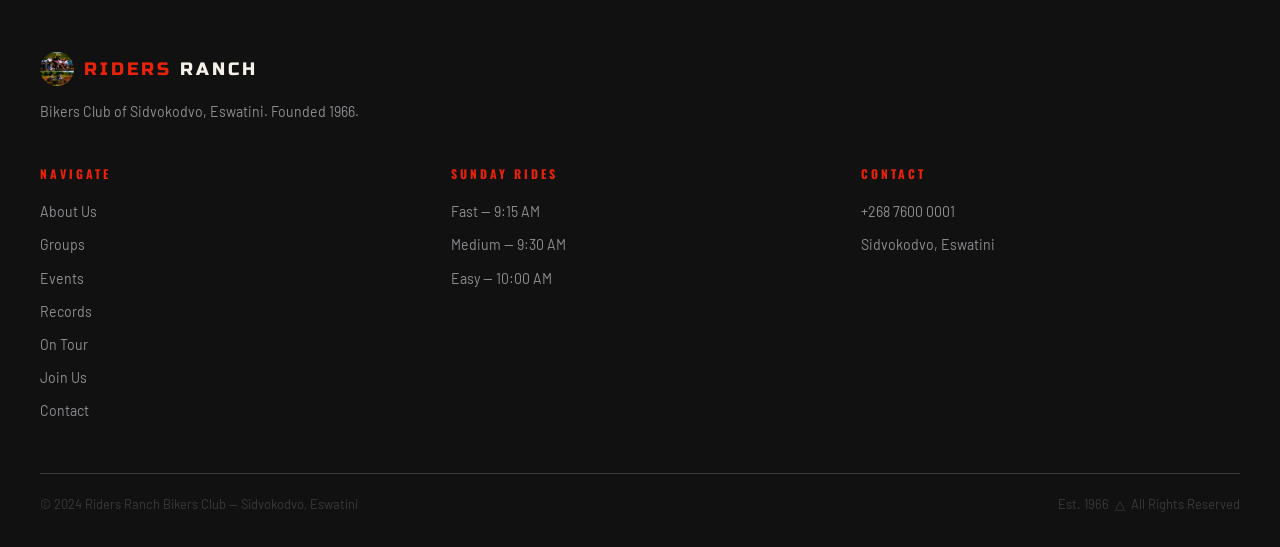
<file: contact.html>
<!DOCTYPE html>
<html lang="en">
<head>
<meta charset="UTF-8">
<meta name="viewport" content="width=device-width, initial-scale=1.0">
<title>Contact Us &mdash; Riders Ranch Bikers Club</title>
<link rel="stylesheet" href="style.css">
</head>
<body>

<header class="site-header">
<div class="header-inner">
  <a href="index.html" class="logo">
    <img src="images/logo-white-web.png" alt="Riders Ranch" class="logo-img-header">
    <span><span class="logo-red">Riders</span> Ranch</span>
  </a>
  <button class="hamburger" id="hamburgerBtn" aria-label="Open menu">
    <span></span><span></span><span></span>
  </button>
  <nav class="desktop-nav">
    <a href="index.html">Home</a>
    <a href="about.html">About</a>
    <a href="groups.html">Groups</a>
    <a href="events.html">Events</a>
    <a href="records.html">Records</a>
    <a href="tour.html">On</a>
    <a href="join.html">Join</a>
    <a href="contact.html" class="active">Contact</a>
  </nav>
</div>
</header>

<nav class="mobile-nav" id="mobileNav">
  <a href="index.html" data-num="00/">Home</a>
  <a href="about.html" data-num="01/">About Us</a>
  <a href="groups.html" data-num="02/">Groups</a>
  <a href="events.html" data-num="03/">Events</a>
  <a href="records.html" data-num="04/">Records</a>
  <a href="tour.html" data-num="05/">On Tour</a>
  <a href="join.html" data-num="06/">Join Us</a>
  <a href="contact.html" class="active" data-num="07/">Contact</a>
  <div class="mobile-nav-footer">
    <span>+268 7600 0001</span>
    <span>Sidvokodvo, Eswatini</span>
  </div>
</nav>

<div class="page-hero page-hero--contact page-hero-fixed">
<div class="page-hero-inner">
  <p class="section-label">Get In Touch</p>
  <h1>Contact<br><span>Riders Ranch</span></h1>
  <p class="hero-sub-text">Questions, enquiries, or just want to say hello before your first ride. We're always here.</p>
</div>
</div>

<div class="contact-split">
  <div>
    <div class="contact-photo-col">
      <img src="images/entrance-sign-web.jpg" alt="Riders Ranch Sidvokodvo entrance gate" class="img-pos-20">
    </div>
    <div class="text-col">
      <h3 class="u-heading-md">Find Us</h3>
      <div class="contact-item">
        <div class="contact-item-icon">&#128205;</div>
        <div class="contact-item-text">
          <strong>Address</strong>
          <p>Riders Ranch Bikers Club<br>Sidvokodvo, Manzini Region<br>Kingdom of Eswatini</p>
        </div>
      </div>
      <div class="contact-item">
        <div class="contact-item-icon">&#128222;</div>
        <div class="contact-item-text"><strong>Phone</strong><p>+268 7600 0001</p></div>
      </div>
      <div class="contact-item">
        <div class="contact-item-icon">&#9993;</div>
        <div class="contact-item-text"><strong>Email</strong><p>info@ridersranch.co.sz</p></div>
      </div>
      <div class="contact-item">
        <div class="contact-item-icon">&#128336;</div>
        <div class="contact-item-text">
          <strong>Opening Hours</strong>
          <p>Mon&ndash;Fri: 5:30 PM &ndash; 8:00 PM<br>Saturday: 7:00 AM &ndash; 12:00 PM<br>Sunday: 8:30 AM &ndash; 1:00 PM</p>
        </div>
      </div>
      <div class="highlight-box">
        <strong>First Sunday Ride?</strong>
        <p class="u-text-small">Simply show up by 9:00 AM any Sunday. Introduce yourself to anyone in a club jersey &mdash; they'll get you sorted. No booking needed for your first visit.</p>
      </div>
    </div>
  </div>

  <div class="contact-form-col">
    <p class="section-label">Send a Message</p>
    <h2 class="u-heading-lg">Enquiry Form</h2>
    <div class="red-line"></div>
    <p class="u-text-body u-mb-md">Interested in joining, have questions about events, or want to arrange a visit? We'll reply within 2&ndash;3 business days.</p>

    <div class="form-2col">
      <div class="form-group"><label for="c_fname">First Name *</label><input type="text" id="c_fname" placeholder="First name" required></div>
      <div class="form-group"><label for="c_lname">Last Name *</label><input type="text" id="c_lname" placeholder="Last name" required></div>
    </div>
    <div class="form-group"><label for="c_email">Email *</label><input type="email" id="c_email" placeholder="your@email.com" required></div>
    <div class="form-2col">
      <div class="form-group"><label for="c_phone">Phone</label><input type="tel" id="c_phone" placeholder="+268 7xxx xxxx"></div>
      <div class="form-group"><label for="c_age">Age *</label><input type="number" id="c_age" placeholder="Your age" min="10" max="99" required></div>
    </div>
    <div class="form-group"><label for="c_experience">Cycling Experience *</label>
      <select id="c_experience" required>
        <option value="">Select level...</option>
        <option>No experience &mdash; just curious</option>
        <option>Beginner &mdash; ridden a little</option>
        <option>Recreational &mdash; leisure rides</option>
        <option>Regular cyclist</option>
        <option>Competitive rider</option>
      </select>
    </div>
    <div class="form-group"><label for="c_subject">Reason for Enquiry *</label>
      <select id="c_subject" required>
        <option value="">Select topic...</option>
        <option>Membership enquiry</option><option>Sunday ride info</option>
        <option>Events &amp; time trials</option><option>Overseas tours</option>
        <option>Swazi Rally</option><option>Sponsorship / partnership</option>
        <option>General question</option><option>Other</option>
      </select>
    </div>
    <div class="form-group"><label for="c_message">Your Message *</label>
      <textarea id="c_message" rows="5" placeholder="Tell us what you'd like to know..." required></textarea>
    </div>
    <div class="notice">&#9432;&nbsp; Your details will only be used to respond to your enquiry. We don't share member information with third parties.</div>
    <button class="btn" onclick="alert('Message sent! We will get back to you within 2-3 business days. Thank you for your interest in Riders Ranch.')">Send Message</button>
  </div>
</div>

<section class="section section-dark">
<div class="section-inner">
  <p class="section-label">Getting Here</p>
  <h2 class="section-title">Directions to Sidvokodvo</h2>
  <div class="red-line"></div>
  <p class="u-text-body u-mb-md">Sidvokodvo is in the Manzini Region of Eswatini &mdash; approximately 50 km south of Mbabane and 30 km southeast of Manzini city.</p>
  <div class="table-wrap u-max-640">
  <table>
  <tbody>
    <tr><td class="td-hi">From Mbabane</td><td class="u-muted">Head south on MR3, turn east toward Sidvokodvo &mdash; approx 50 km, 45 min</td></tr>
    <tr><td class="td-hi">From Manzini</td><td class="u-muted">Head southeast on MR8 &mdash; approx 30 km, 25 min</td></tr>
    <tr><td class="td-hi">From South Africa</td><td class="u-muted">Enter via Oshoek/Ngwenya border, follow MR3 south &mdash; approx 90 min from JHB border</td></tr>
    <tr><td class="td-hi">From Mozambique</td><td class="u-muted">Enter via Lomahasha, follow MR8 west through Simunye &mdash; approx 1.5 hrs</td></tr>
  </tbody>
  </table>
  </div>
  <div class="map-embed" style="width:100%;max-width:800px;margin:0 auto;border-radius:6px;overflow:hidden;border:2px solid rgba(255,255,255,0.08);">
    <iframe
      src="https://www.google.com/maps/embed?pb=!1m18!1m12!1m3!1d14297.6!2d31.5452!3d-26.6789!2m3!1f0!2f0!3f0!3m2!1i1024!2i768!4f13.1!3m3!1m2!1s0x1ee85e3b9d2e4b8d%3A0x1c5f0f8b2e2e2e2f!2sSidvokodvo%2C%20Eswatini!5e0!3m2!1sen!2s!4v1700000000000!5m2!1sen!2s"
      width="100%"
      height="420"
      style="border:0;display:block;"
      allowfullscreen=""
      loading="lazy"
      referrerpolicy="no-referrer-when-downgrade"
      title="Riders Ranch location — Sidvokodvo, Eswatini">
    </iframe>
  </div>
  <p style="text-align:center;margin-top:1rem;">
    <a href="https://www.google.com/maps/search/Sidvokodvo,+Manzini+Region,+Eswatini/@-26.6789,31.5452,14z"
       target="_blank" rel="noopener"
       style="color:#e84c1e;font-size:0.85rem;letter-spacing:0.06em;text-transform:uppercase;text-decoration:none;font-weight:600;">
      &#128205; Open in Google Maps
    </a>
  </p>
</div>
</section>

<div class="photo-overlay-wrap h-300">
  <img src="images/race-bmw-web.jpg" alt="Race action" class="img-pos-40">
  <div class="photo-overlay-center">
    <div class="closing-band-inner">
      <h2>See You on the Road</h2>
      <p class="u-muted">The open roads of Eswatini are waiting. Riders Ranch has been riding them since 1966 &mdash; and we're not stopping anytime soon.</p>
      <a href="join.html" class="btn">Join the Club</a>
    </div>
  </div>
</div>

<footer>
<div class="footer-inner">
  <div class="footer-brand">
    <a href="index.html" class="logo logo-footer-wrap">
      <img src="images/logo-white-web.png" alt="Logo" class="logo-img-footer">
      <span><span class="logo-red">Riders</span> Ranch</span>
    </a>
    <p>Bikers Club of Sidvokodvo, Eswatini. Founded 1966.</p>
  </div>
  <div class="footer-cols">
    <div class="footer-col">
      <h4>Navigate</h4>
      <a href="about.html">About Us</a><a href="groups.html">Groups</a>
      <a href="events.html">Events</a><a href="records.html">Records</a>
      <a href="tour.html">On Tour</a><a href="join.html">Join Us</a><a href="contact.html">Contact</a>
    </div>
    <div class="footer-col"><h4>Sunday Rides</h4>
      <a href="groups.html">Fast &mdash; 9:15 AM</a>
      <a href="groups.html">Medium &mdash; 9:30 AM</a>
      <a href="groups.html">Easy &mdash; 10:00 AM</a>
    </div>
    <div class="footer-col"><h4>Contact</h4>
      <a href="contact.html">+268 7600 0001</a>
      <a href="contact.html">Sidvokodvo, Eswatini</a>
    </div>
  </div>
  <div class="footer-bottom">
    <p>&copy; 2024 Riders Ranch Bikers Club &mdash; Sidvokodvo, Eswatini</p>
    <p>Est. 1966 &nbsp;&#9651;&nbsp; All Rights Reserved</p>
  </div>
</div>
</footer>
<script src="nav.js"></script>
</body>
</html>
</file>
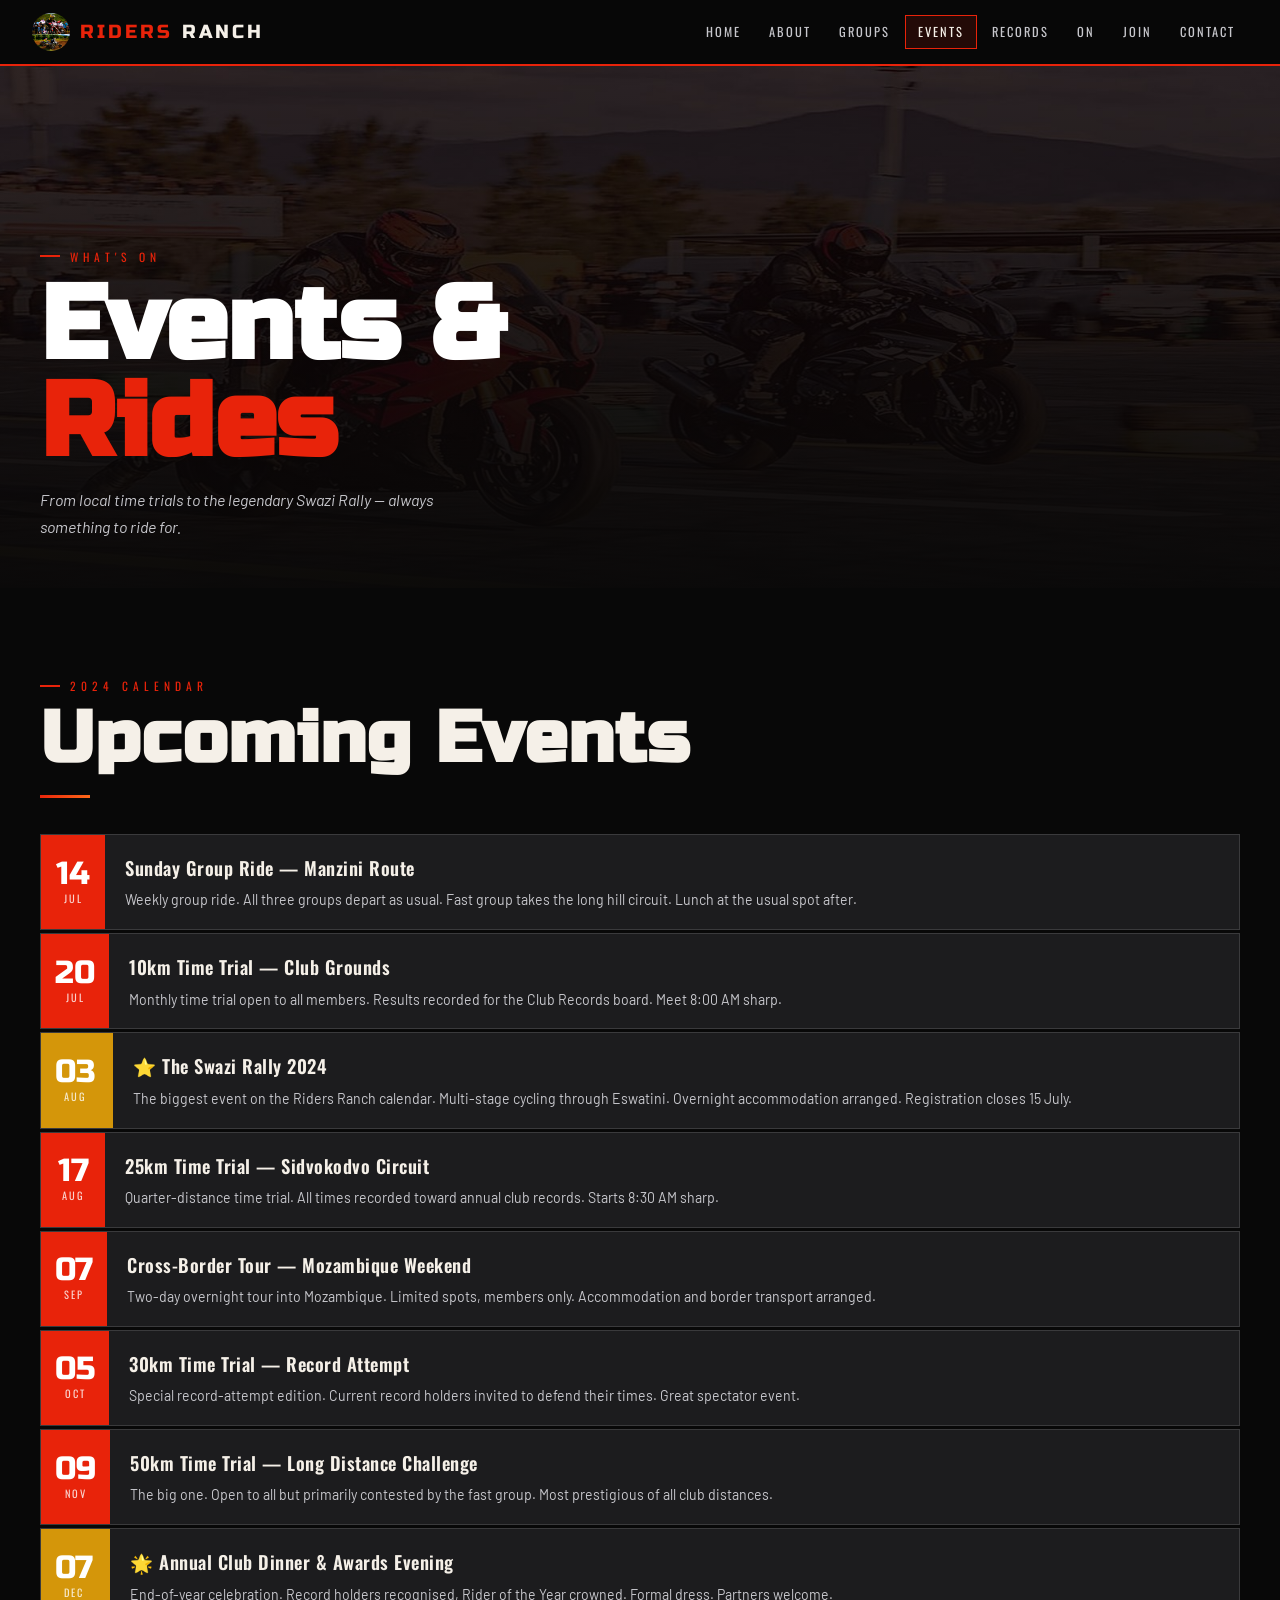
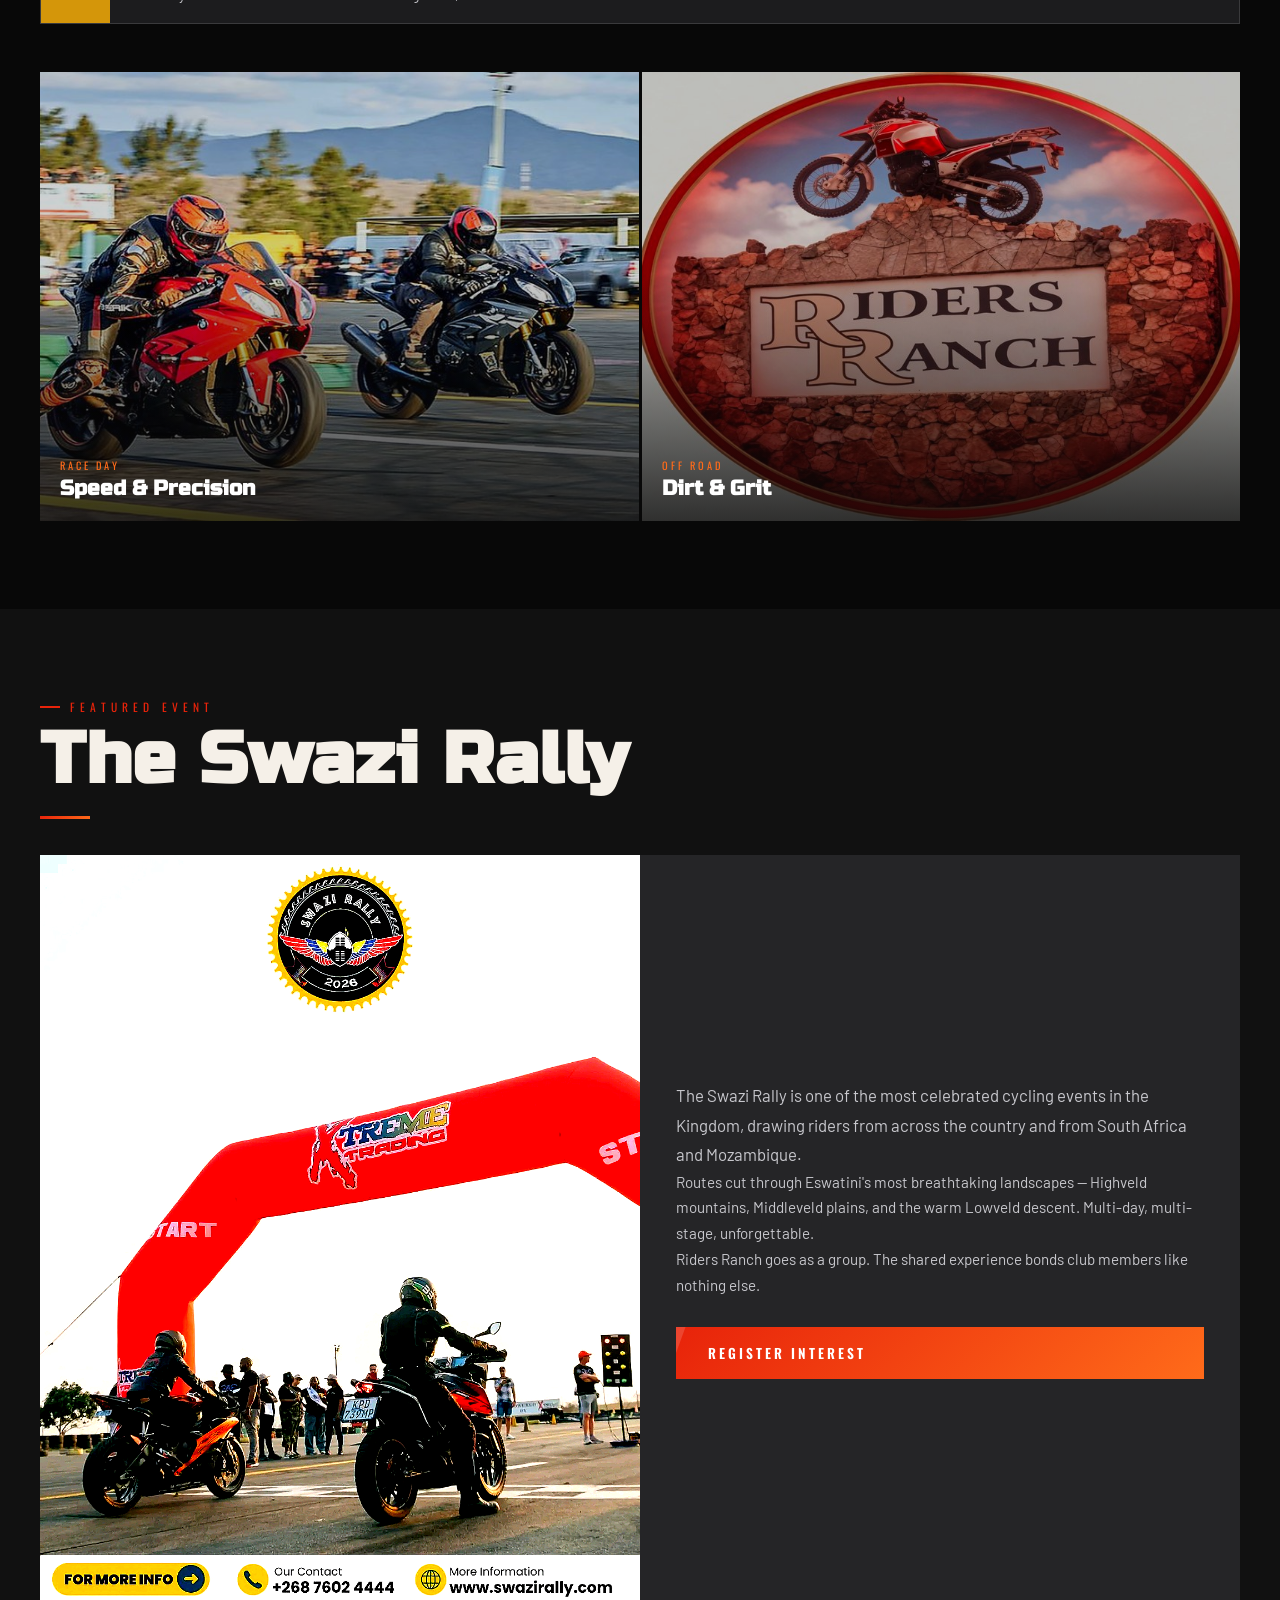
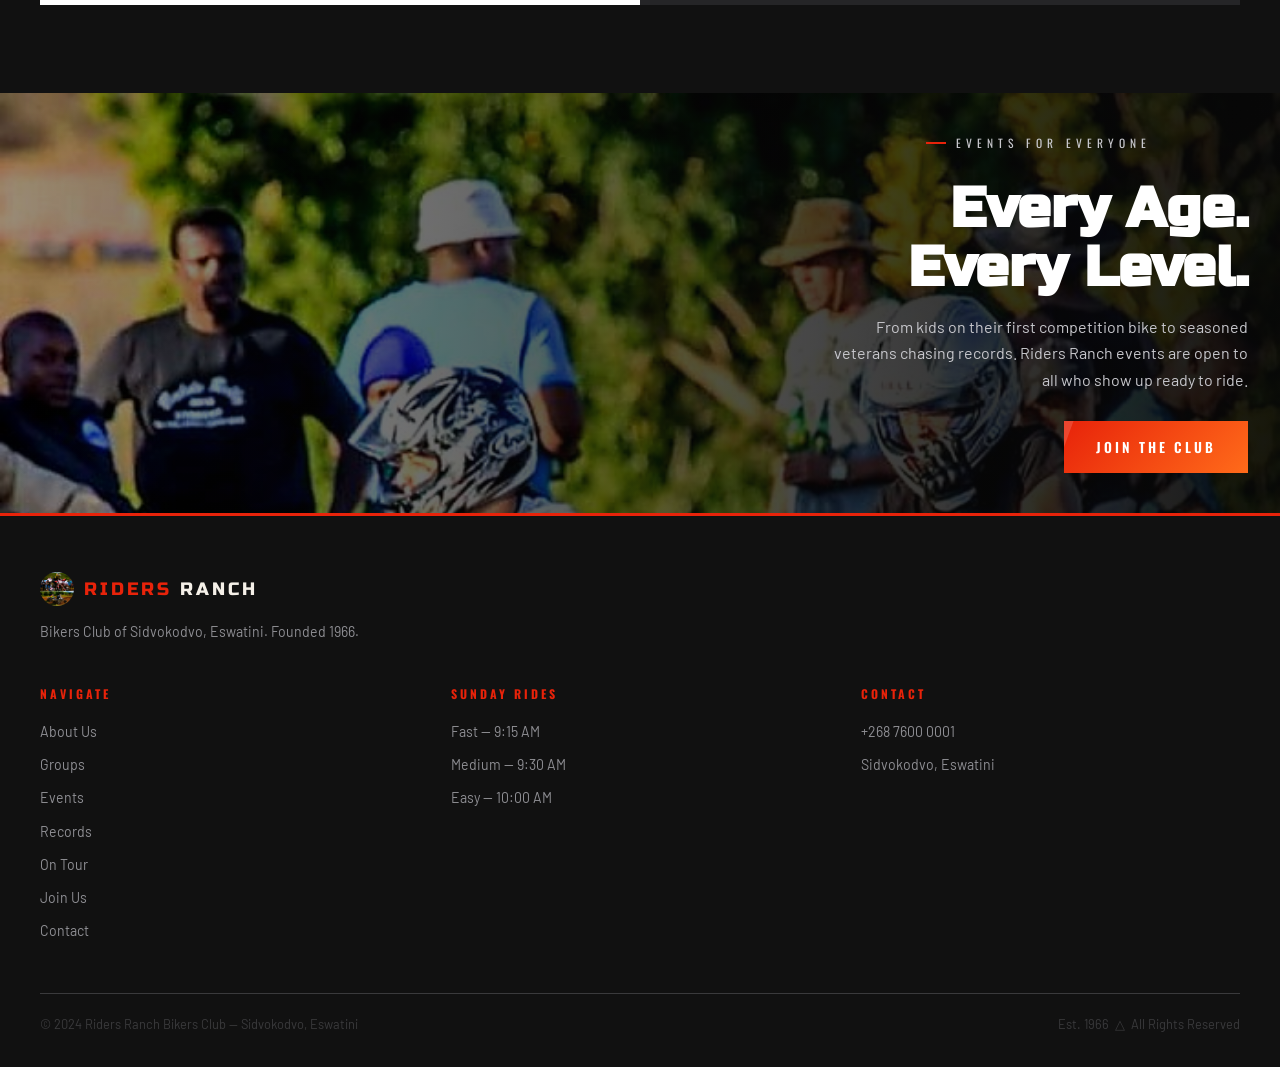
<file: events.html>
<!DOCTYPE html>
<html lang="en">
<head>
<meta charset="UTF-8">
<meta name="viewport" content="width=device-width, initial-scale=1.0">
<title>Events &mdash; Riders Ranch Bikers Club</title>
<link rel="stylesheet" href="style.css">
</head>
<body>

<header class="site-header">
<div class="header-inner">
  <a href="index.html" class="logo">
    <img src="images/logo-white-web.png" alt="Riders Ranch" class="logo-img-header">
    <span><span class="logo-red">Riders</span> Ranch</span>
  </a>
  <button class="hamburger" id="hamburgerBtn" aria-label="Open menu">
    <span></span><span></span><span></span>
  </button>
  <nav class="desktop-nav">
    <a href="index.html">Home</a>
    <a href="about.html">About</a>
    <a href="groups.html">Groups</a>
    <a href="events.html" class="active">Events</a>
    <a href="records.html">Records</a>
    <a href="tour.html">On</a>
    <a href="join.html">Join</a>
    <a href="contact.html">Contact</a>
  </nav>
</div>
</header>

<nav class="mobile-nav" id="mobileNav">
  <a href="index.html" data-num="00/">Home</a>
  <a href="about.html" data-num="01/">About Us</a>
  <a href="groups.html" data-num="02/">Groups</a>
  <a href="events.html" class="active" data-num="03/">Events</a>
  <a href="records.html" data-num="04/">Records</a>
  <a href="tour.html" data-num="05/">On Tour</a>
  <a href="join.html" data-num="06/">Join Us</a>
  <a href="contact.html" data-num="07/">Contact</a>
  <div class="mobile-nav-footer">
    <span>+268 7600 0001</span>
    <span>Sidvokodvo, Eswatini</span>
  </div>
</nav>

<div class="page-hero page-hero--events">
<div class="page-hero-inner">
  <p class="section-label">What's On</p>
  <h1>Events &amp;<br><span>Rides</span></h1>
  <p class="hero-sub-text">From local time trials to the legendary Swazi Rally &mdash; always something to ride for.</p>
</div>
</div>

<section class="section">
<div class="section-inner">
<p class="section-label">2024 Calendar</p>
<h2 class="section-title">Upcoming Events</h2>
<div class="red-line"></div>

<div class="event-item">
  <div class="event-date"><div class="day">14</div><div class="month">Jul</div></div>
  <div class="event-body"><h3>Sunday Group Ride &mdash; Manzini Route</h3><p>Weekly group ride. All three groups depart as usual. Fast group takes the long hill circuit. Lunch at the usual spot after.</p></div>
</div>
<div class="event-item">
  <div class="event-date"><div class="day">20</div><div class="month">Jul</div></div>
  <div class="event-body"><h3>10km Time Trial &mdash; Club Grounds</h3><p>Monthly time trial open to all members. Results recorded for the Club Records board. Meet 8:00 AM sharp.</p></div>
</div>
<div class="event-item event-gold">
  <div class="event-date"><div class="day">03</div><div class="month">Aug</div></div>
  <div class="event-body"><h3>&#11088; The Swazi Rally 2024</h3><p>The biggest event on the Riders Ranch calendar. Multi-stage cycling through Eswatini. Overnight accommodation arranged. Registration closes 15 July.</p></div>
</div>
<div class="event-item">
  <div class="event-date"><div class="day">17</div><div class="month">Aug</div></div>
  <div class="event-body"><h3>25km Time Trial &mdash; Sidvokodvo Circuit</h3><p>Quarter-distance time trial. All times recorded toward annual club records. Starts 8:30 AM sharp.</p></div>
</div>
<div class="event-item">
  <div class="event-date"><div class="day">07</div><div class="month">Sep</div></div>
  <div class="event-body"><h3>Cross-Border Tour &mdash; Mozambique Weekend</h3><p>Two-day overnight tour into Mozambique. Limited spots, members only. Accommodation and border transport arranged.</p></div>
</div>
<div class="event-item">
  <div class="event-date"><div class="day">05</div><div class="month">Oct</div></div>
  <div class="event-body"><h3>30km Time Trial &mdash; Record Attempt</h3><p>Special record-attempt edition. Current record holders invited to defend their times. Great spectator event.</p></div>
</div>
<div class="event-item">
  <div class="event-date"><div class="day">09</div><div class="month">Nov</div></div>
  <div class="event-body"><h3>50km Time Trial &mdash; Long Distance Challenge</h3><p>The big one. Open to all but primarily contested by the fast group. Most prestigious of all club distances.</p></div>
</div>
<div class="event-item event-gold">
  <div class="event-date"><div class="day">07</div><div class="month">Dec</div></div>
  <div class="event-body"><h3>&#127775; Annual Club Dinner &amp; Awards Evening</h3><p>End-of-year celebration. Record holders recognised, Rider of the Year crowned. Formal dress. Partners welcome.</p></div>
</div>

<div class="race-duo">
  <div class="race-duo-item">
    <img src="images/race-bmw-web.jpg" alt="BMW S1000RR race action" class="img-pos-55">
    <div class="race-duo-cap"><div><p>Race Day</p><h3>Speed &amp; Precision</h3></div></div>
  </div>
  <div class="race-duo-item">
    <img src="images/mx-action-card2.jpg" alt="MX action" class="img-pos-40">
    <div class="race-duo-cap"><div><p>Off Road</p><h3>Dirt &amp; Grit</h3></div></div>
  </div>
</div>

</div>
</section>

<section class="section section-dark">
<div class="section-inner">
  <p class="section-label">Featured Event</p>
  <h2 class="section-title">The Swazi Rally</h2>
  <div class="red-line"></div>
</div>

<div class="sign-split">
  <div class="sign-photo-wrap">
    <img src="images/tour-swazi-rally-start.jpg" alt="Swazi Rally start line Eswatini" class="img-pos-20">
  </div>
  <div class="text-col dark">
    <p class="u-text-lead">The Swazi Rally is one of the most celebrated cycling events in the Kingdom, drawing riders from across the country and from South Africa and Mozambique.</p>
    <p class="u-text-body">Routes cut through Eswatini's most breathtaking landscapes &mdash; Highveld mountains, Middleveld plains, and the warm Lowveld descent. Multi-day, multi-stage, unforgettable.</p>
    <p class="u-text-body u-mb-md">Riders Ranch goes as a group. The shared experience bonds club members like nothing else.</p>
    <a href="contact.html" class="btn">Register Interest</a>
  </div>
</div>
</section>

<div class="photo-overlay-wrap h-420">
  <img src="images/kid-racer-crop.jpg" alt="Young racer" class="img-pos-top">
  <div class="photo-overlay-right">
    <div class="overlay-content-right">
      <p class="section-label label-center">Events for Everyone</p>
      <h2>Every Age.<br>Every Level.</h2>
      <p>From kids on their first competition bike to seasoned veterans chasing records. Riders Ranch events are open to all who show up ready to ride.</p>
      <a href="join.html" class="btn">Join the Club</a>
    </div>
  </div>
</div>

<footer>
<div class="footer-inner">
  <div class="footer-brand">
    <a href="index.html" class="logo logo-footer-wrap">
      <img src="images/logo-white-web.png" alt="Logo" class="logo-img-footer">
      <span><span class="logo-red">Riders</span> Ranch</span>
    </a>
    <p>Bikers Club of Sidvokodvo, Eswatini. Founded 1966.</p>
  </div>
  <div class="footer-cols">
    <div class="footer-col">
      <h4>Navigate</h4>
      <a href="about.html">About Us</a><a href="groups.html">Groups</a>
      <a href="events.html">Events</a><a href="records.html">Records</a>
      <a href="tour.html">On Tour</a><a href="join.html">Join Us</a><a href="contact.html">Contact</a>
    </div>
    <div class="footer-col"><h4>Sunday Rides</h4>
      <a href="groups.html">Fast &mdash; 9:15 AM</a>
      <a href="groups.html">Medium &mdash; 9:30 AM</a>
      <a href="groups.html">Easy &mdash; 10:00 AM</a>
    </div>
    <div class="footer-col"><h4>Contact</h4>
      <a href="contact.html">+268 7600 0001</a>
      <a href="contact.html">Sidvokodvo, Eswatini</a>
    </div>
  </div>
  <div class="footer-bottom">
    <p>&copy; 2024 Riders Ranch Bikers Club &mdash; Sidvokodvo, Eswatini</p>
    <p>Est. 1966 &nbsp;&#9651;&nbsp; All Rights Reserved</p>
  </div>
</div>
</footer>
<script src="nav.js"></script>
</body>
</html>
</file>
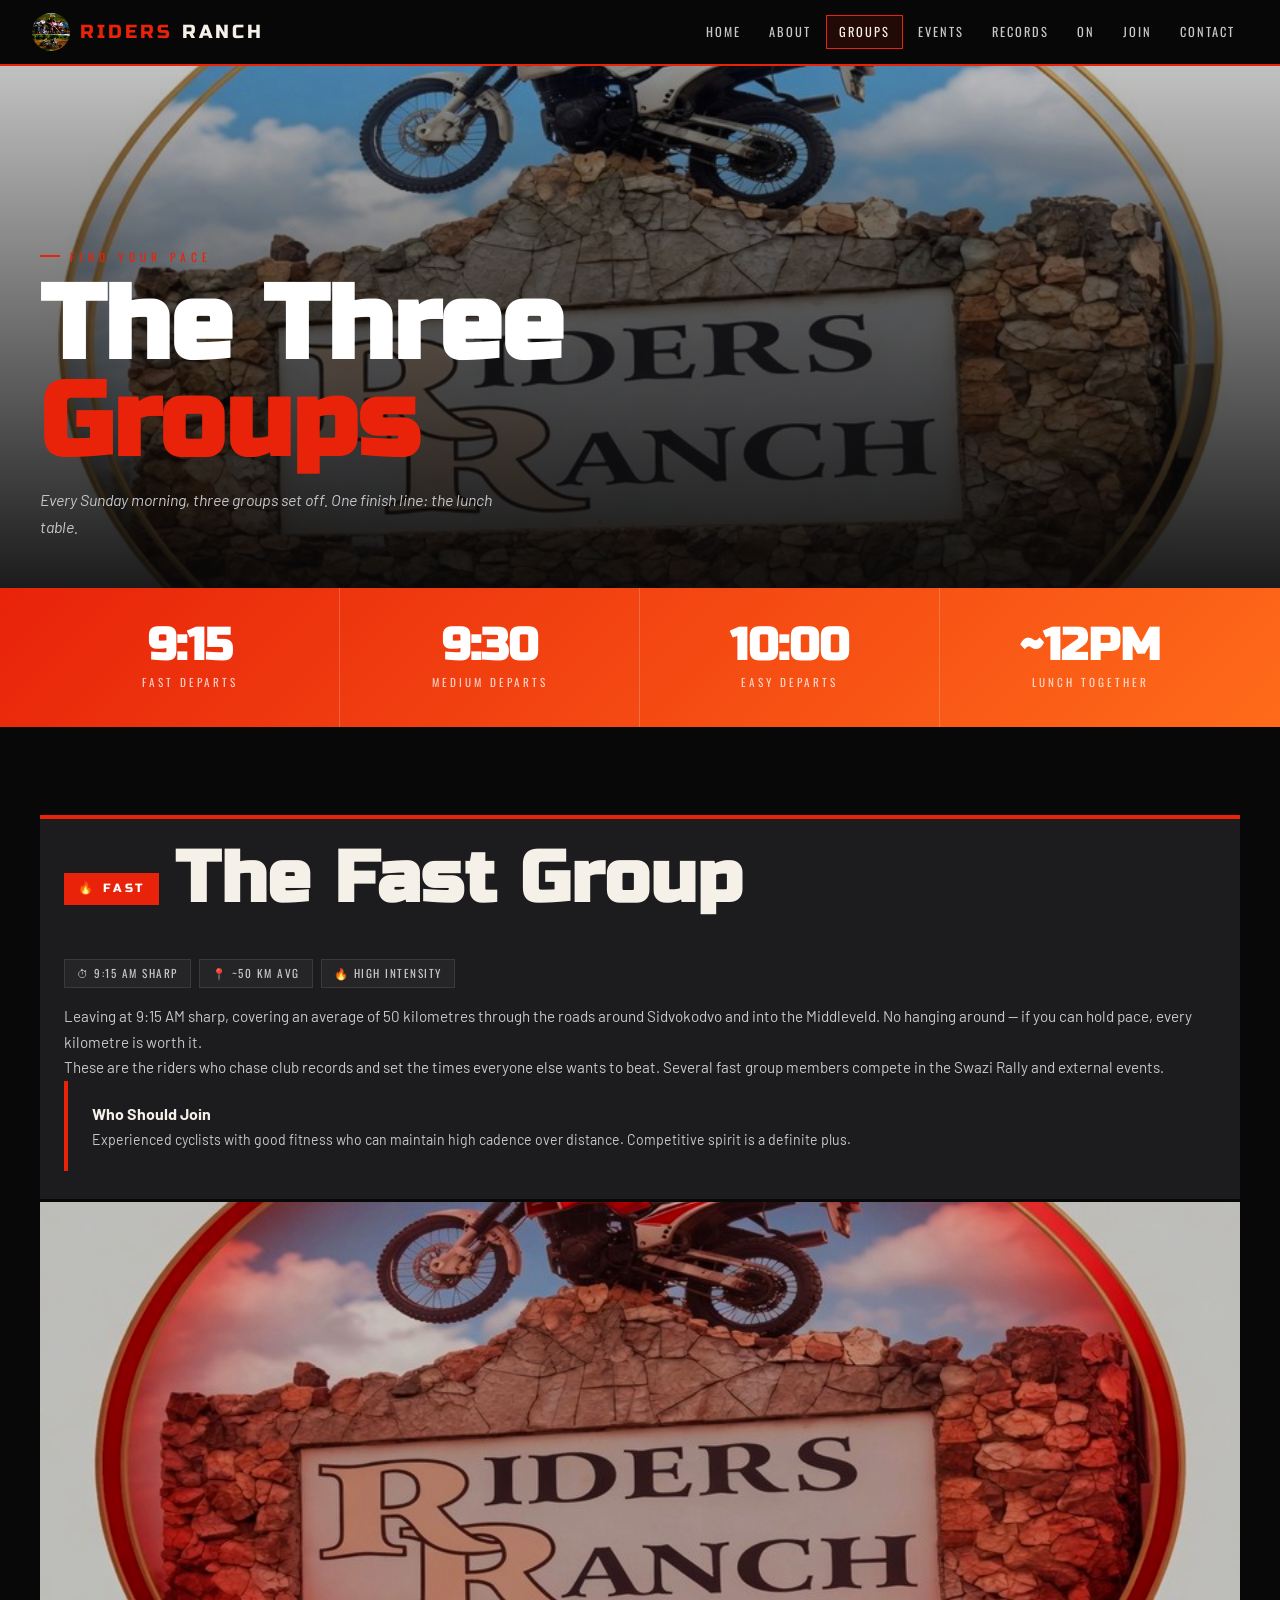
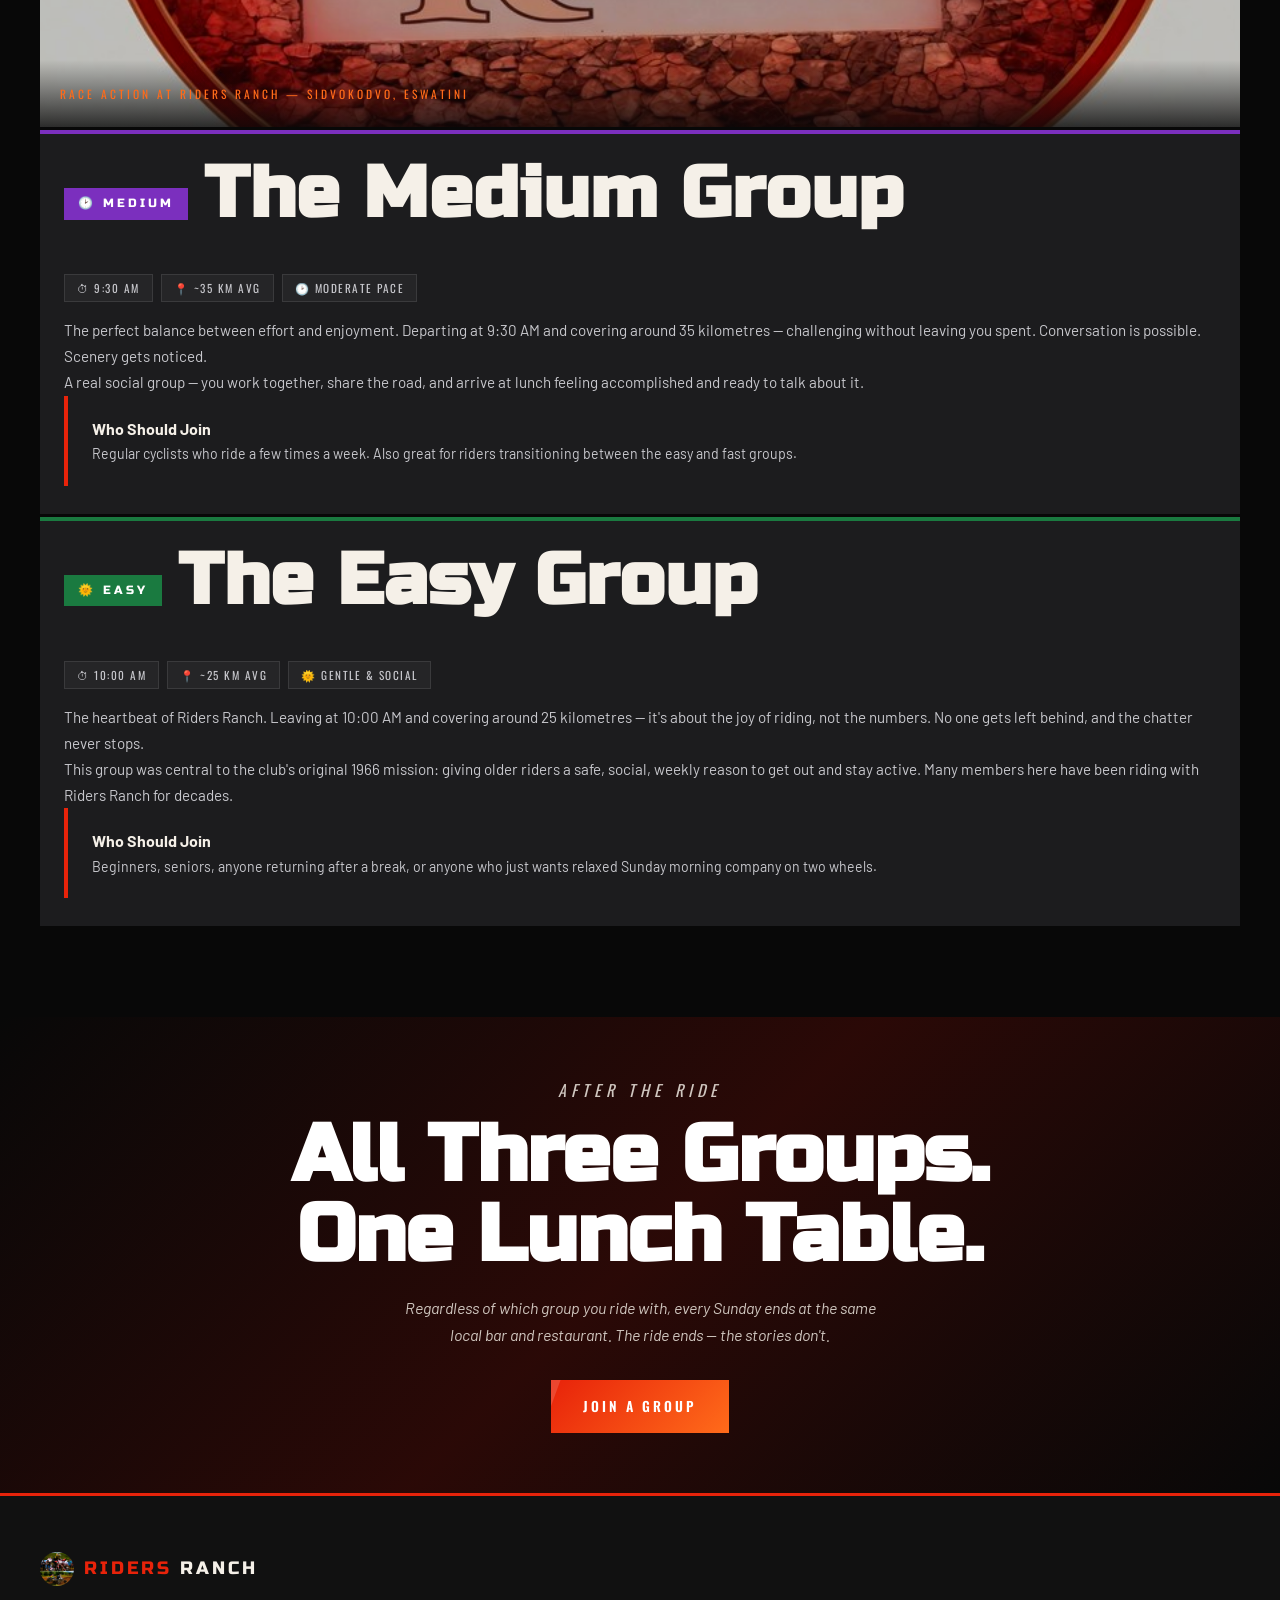
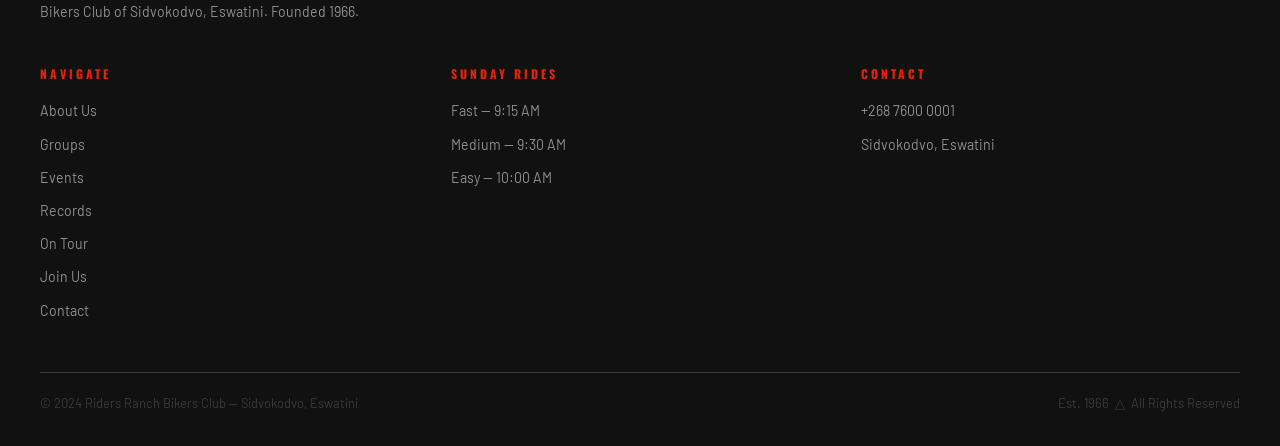
<file: groups.html>
<!DOCTYPE html>
<html lang="en">
<head>
<meta charset="UTF-8">
<meta name="viewport" content="width=device-width, initial-scale=1.0">
<title>Groups &mdash; Riders Ranch Bikers Club</title>
<link rel="stylesheet" href="style.css">
</head>
<body>

<header class="site-header">
<div class="header-inner">
  <a href="index.html" class="logo">
    <img src="images/logo-white-web.png" alt="Riders Ranch" class="logo-img-header">
    <span><span class="logo-red">Riders</span> Ranch</span>
  </a>
  <button class="hamburger" id="hamburgerBtn" aria-label="Open menu">
    <span></span><span></span><span></span>
  </button>
  <nav class="desktop-nav">
    <a href="index.html">Home</a>
    <a href="about.html">About</a>
    <a href="groups.html" class="active">Groups</a>
    <a href="events.html">Events</a>
    <a href="records.html">Records</a>
    <a href="tour.html">On</a>
    <a href="join.html">Join</a>
    <a href="contact.html">Contact</a>
  </nav>
</div>
</header>

<nav class="mobile-nav" id="mobileNav">
  <a href="index.html" data-num="00/">Home</a>
  <a href="about.html" data-num="01/">About Us</a>
  <a href="groups.html" class="active" data-num="02/">Groups</a>
  <a href="events.html" data-num="03/">Events</a>
  <a href="records.html" data-num="04/">Records</a>
  <a href="tour.html" data-num="05/">On Tour</a>
  <a href="join.html" data-num="06/">Join Us</a>
  <a href="contact.html" data-num="07/">Contact</a>
  <div class="mobile-nav-footer">
    <span>+268 7600 0001</span>
    <span>Sidvokodvo, Eswatini</span>
  </div>
</nav>

<div class="page-hero page-hero--groups">
<div class="page-hero-inner">
  <p class="section-label">Find Your Pace</p>
  <h1>The Three<br><span>Groups</span></h1>
  <p class="hero-sub-text">Every Sunday morning, three groups set off. One finish line: the lunch table.</p>
</div>
</div>

<div class="stats-strip">
<div class="stats-inner">
  <div class="stat-box"><h2>9:15</h2><p>Fast Departs</p></div>
  <div class="stat-box"><h2>9:30</h2><p>Medium Departs</p></div>
  <div class="stat-box"><h2>10:00</h2><p>Easy Departs</p></div>
  <div class="stat-box"><h2>~12PM</h2><p>Lunch Together</p></div>
</div>
</div>

<section class="section">
<div class="section-inner">

<div class="group-block group-block-fast">
  <div class="group-header">
    <span class="group-tag tag-fast">&#128293; Fast</span>
    <h2 class="section-title">The Fast Group</h2>
  </div>
  <div class="group-body">
    <div class="group-meta">
      <span class="meta-pill">&#9201; 9:15 AM Sharp</span>
      <span class="meta-pill">&#128205; ~50 km avg</span>
      <span class="meta-pill">&#128293; High Intensity</span>
    </div>
    <p class="u-text-body">Leaving at 9:15 AM sharp, covering an average of 50 kilometres through the roads around Sidvokodvo and into the Middleveld. No hanging around &mdash; if you can hold pace, every kilometre is worth it.</p>
    <p class="u-text-body">These are the riders who chase club records and set the times everyone else wants to beat. Several fast group members compete in the Swazi Rally and external events.</p>
    <div class="highlight-box">
      <strong>Who Should Join</strong>
      <p class="u-text-small">Experienced cyclists with good fitness who can maintain high cadence over distance. Competitive spirit is a definite plus.</p>
    </div>
  </div>
</div>

<div class="group-photo-accent">
  <img src="images/mx-action-card2.jpg" alt="Race action at Riders Ranch">
  <div class="group-photo-accent-caption">Race action at Riders Ranch &mdash; Sidvokodvo, Eswatini</div>
</div>

<div class="group-block group-block-medium">
  <div class="group-header">
    <span class="group-tag tag-medium">&#128337; Medium</span>
    <h2 class="section-title">The Medium Group</h2>
  </div>
  <div class="group-body">
    <div class="group-meta">
      <span class="meta-pill">&#9201; 9:30 AM</span>
      <span class="meta-pill">&#128205; ~35 km avg</span>
      <span class="meta-pill">&#128337; Moderate Pace</span>
    </div>
    <p class="u-text-body">The perfect balance between effort and enjoyment. Departing at 9:30 AM and covering around 35 kilometres &mdash; challenging without leaving you spent. Conversation is possible. Scenery gets noticed.</p>
    <p class="u-text-body">A real social group &mdash; you work together, share the road, and arrive at lunch feeling accomplished and ready to talk about it.</p>
    <div class="highlight-box">
      <strong>Who Should Join</strong>
      <p class="u-text-small">Regular cyclists who ride a few times a week. Also great for riders transitioning between the easy and fast groups.</p>
    </div>
  </div>
</div>

<div class="group-block group-block-easy">
  <div class="group-header">
    <span class="group-tag tag-slow">&#127774; Easy</span>
    <h2 class="section-title">The Easy Group</h2>
  </div>
  <div class="group-body">
    <div class="group-meta">
      <span class="meta-pill">&#9201; 10:00 AM</span>
      <span class="meta-pill">&#128205; ~25 km avg</span>
      <span class="meta-pill">&#127774; Gentle &amp; Social</span>
    </div>
    <p class="u-text-body">The heartbeat of Riders Ranch. Leaving at 10:00 AM and covering around 25 kilometres &mdash; it's about the joy of riding, not the numbers. No one gets left behind, and the chatter never stops.</p>
    <p class="u-text-body">This group was central to the club's original 1966 mission: giving older riders a safe, social, weekly reason to get out and stay active. Many members here have been riding with Riders Ranch for decades.</p>
    <div class="highlight-box">
      <strong>Who Should Join</strong>
      <p class="u-text-small">Beginners, seniors, anyone returning after a break, or anyone who just wants relaxed Sunday morning company on two wheels.</p>
    </div>
  </div>
</div>

</div>
</section>

<div class="parallax-band parallax-band--mx">
<div class="parallax-band-inner">
  <p class="u-eyebrow">After the ride</p>
  <h2>All Three Groups.<br>One Lunch Table.</h2>
  <p>Regardless of which group you ride with, every Sunday ends at the same local bar and restaurant. The ride ends &mdash; the stories don't.</p>
  <a href="join.html" class="btn">Join a Group</a>
</div>
</div>

<footer>
<div class="footer-inner">
  <div class="footer-brand">
    <a href="index.html" class="logo logo-footer-wrap">
      <img src="images/logo-white-web.png" alt="Logo" class="logo-img-footer">
      <span><span class="logo-red">Riders</span> Ranch</span>
    </a>
    <p>Bikers Club of Sidvokodvo, Eswatini. Founded 1966.</p>
  </div>
  <div class="footer-cols">
    <div class="footer-col">
      <h4>Navigate</h4>
      <a href="about.html">About Us</a><a href="groups.html">Groups</a>
      <a href="events.html">Events</a><a href="records.html">Records</a>
      <a href="tour.html">On Tour</a><a href="join.html">Join Us</a><a href="contact.html">Contact</a>
    </div>
    <div class="footer-col"><h4>Sunday Rides</h4>
      <a href="groups.html">Fast &mdash; 9:15 AM</a>
      <a href="groups.html">Medium &mdash; 9:30 AM</a>
      <a href="groups.html">Easy &mdash; 10:00 AM</a>
    </div>
    <div class="footer-col"><h4>Contact</h4>
      <a href="contact.html">+268 7600 0001</a>
      <a href="contact.html">Sidvokodvo, Eswatini</a>
    </div>
  </div>
  <div class="footer-bottom">
    <p>&copy; 2024 Riders Ranch Bikers Club &mdash; Sidvokodvo, Eswatini</p>
    <p>Est. 1966 &nbsp;&#9651;&nbsp; All Rights Reserved</p>
  </div>
</div>
</footer>
<script src="nav.js"></script>
</body>
</html>
</file>
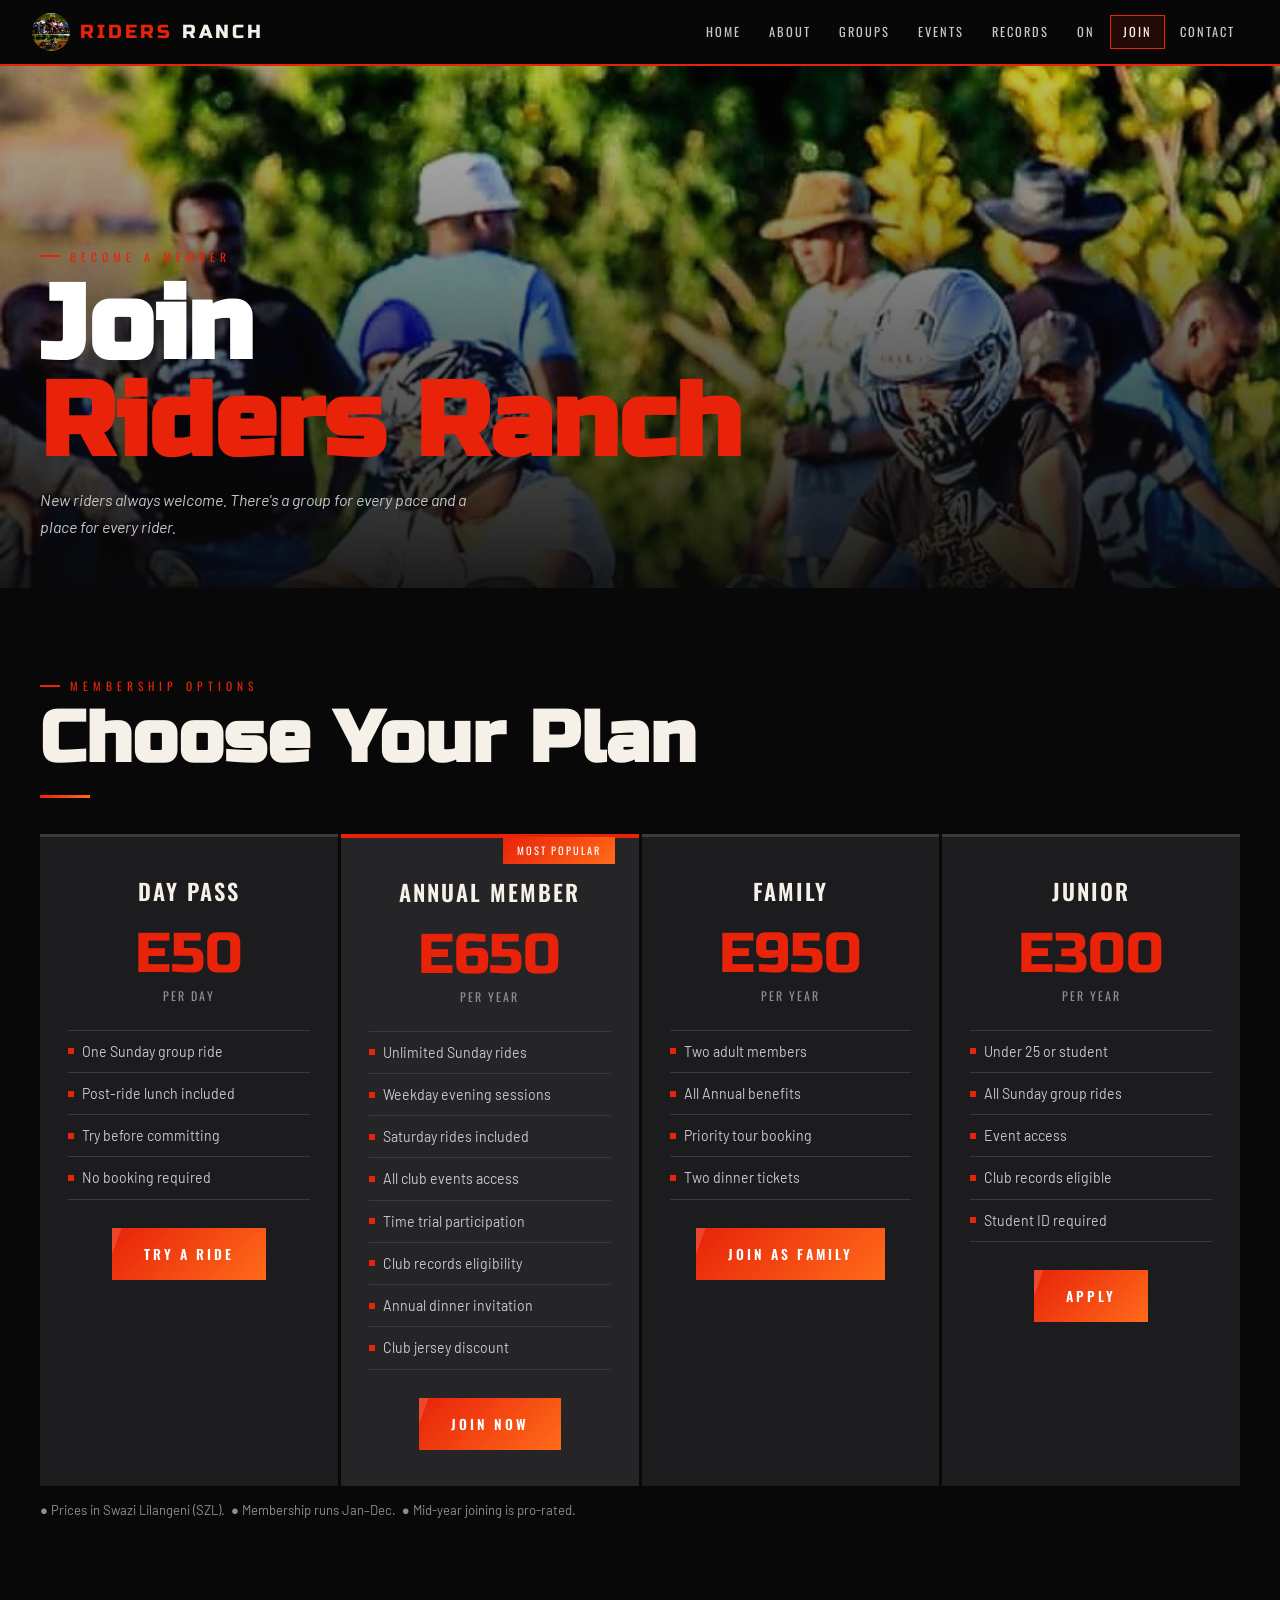
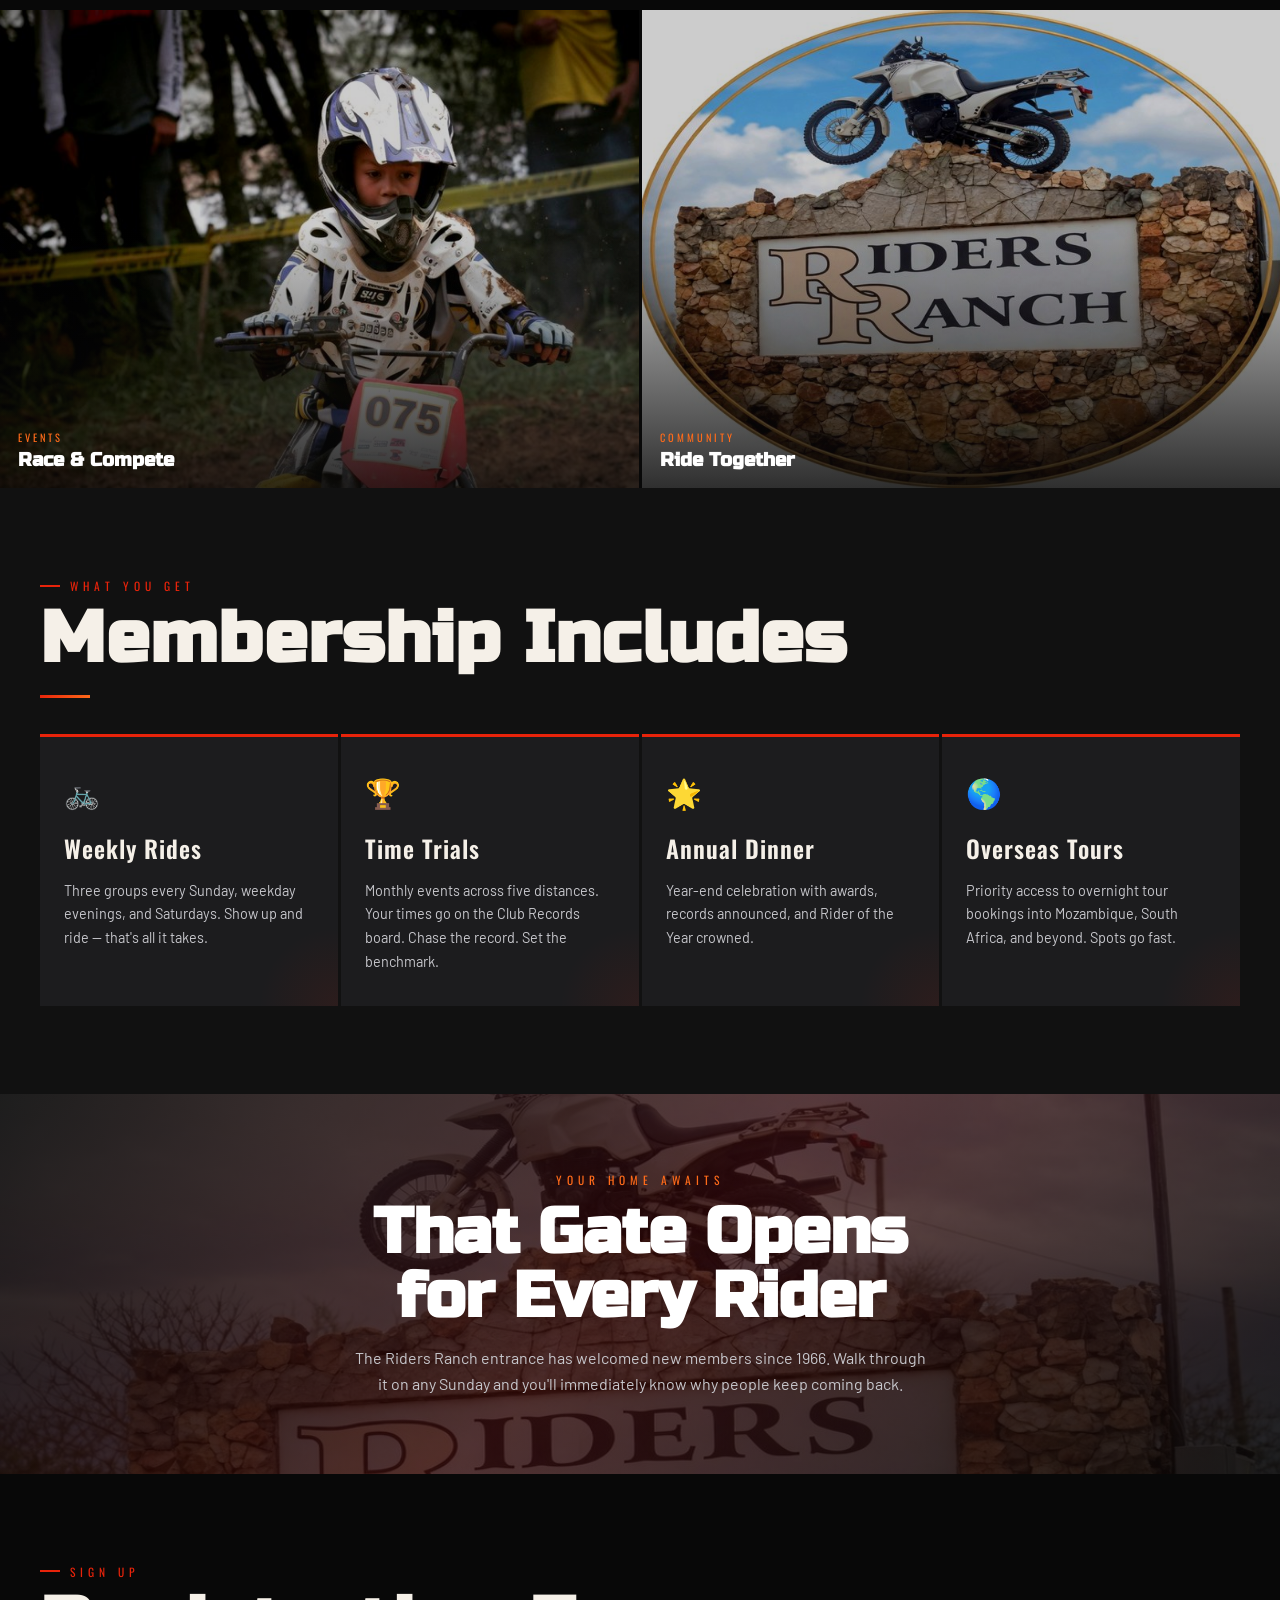
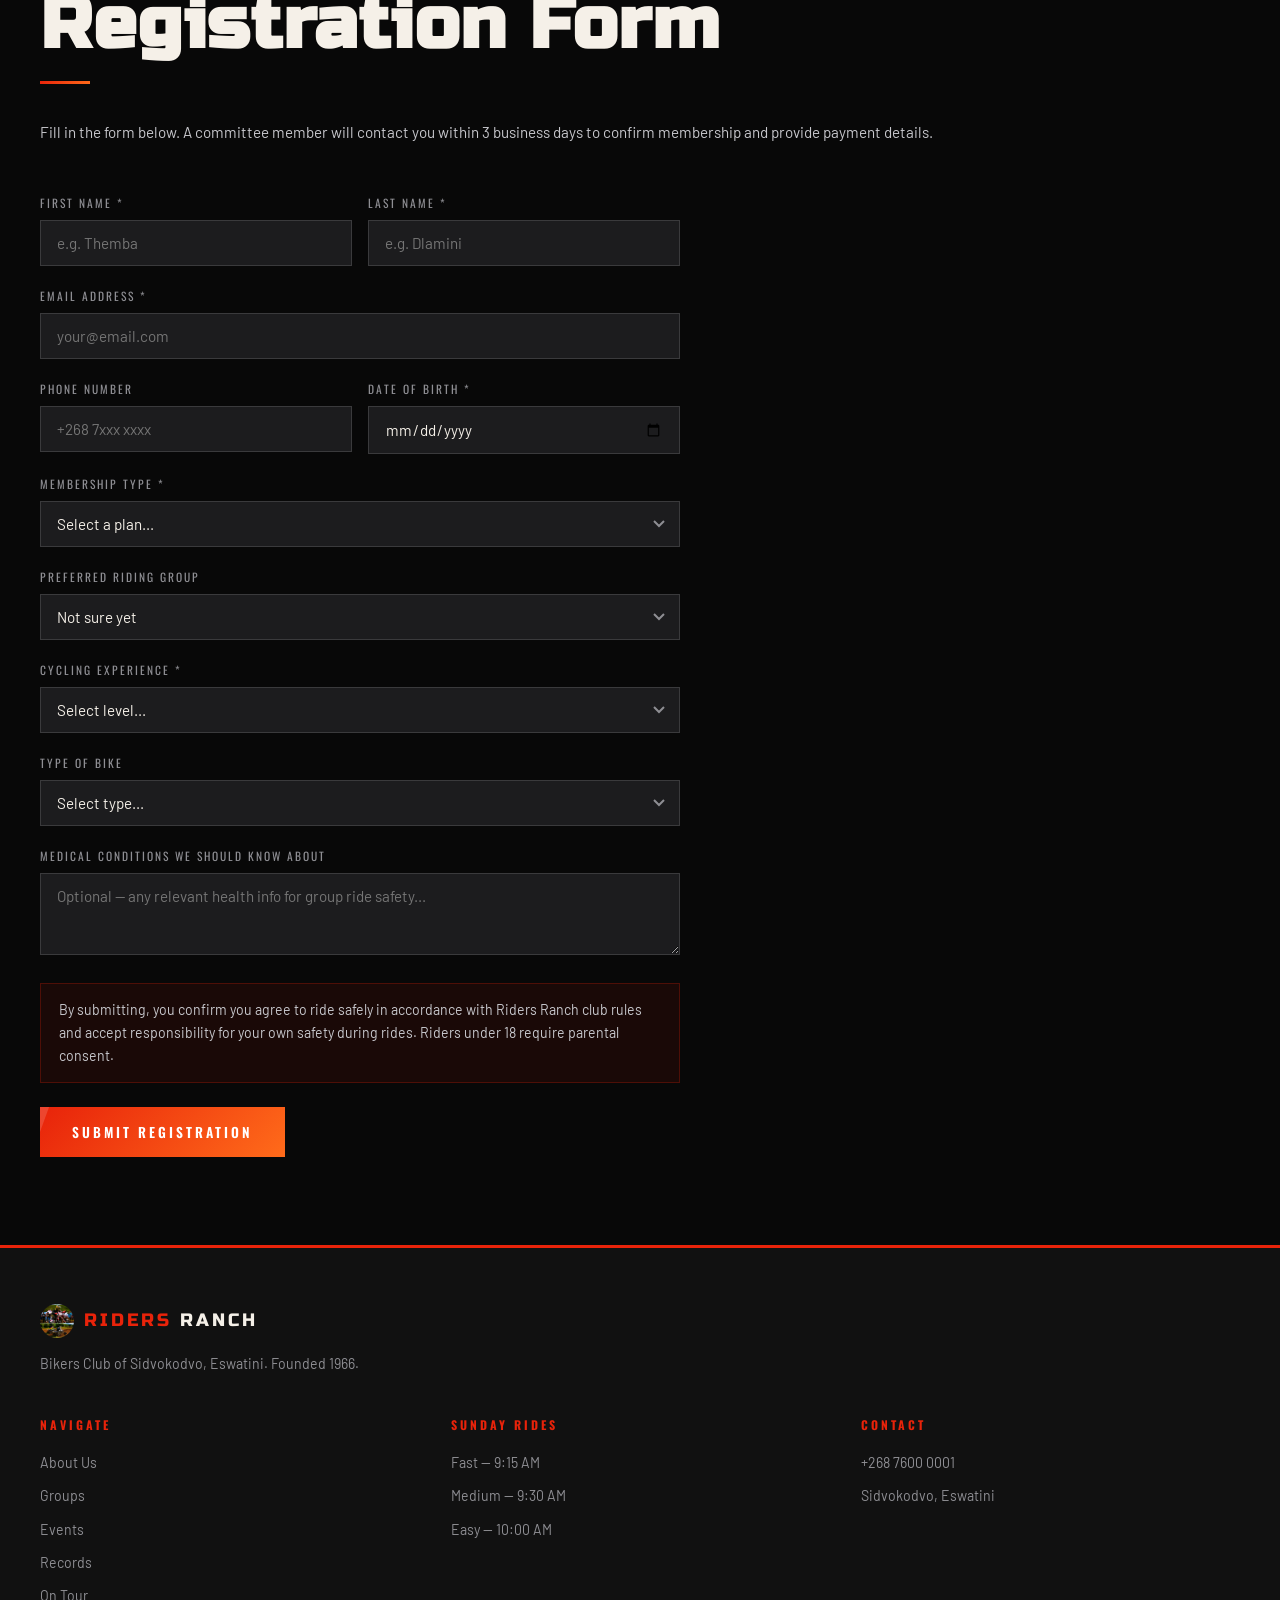
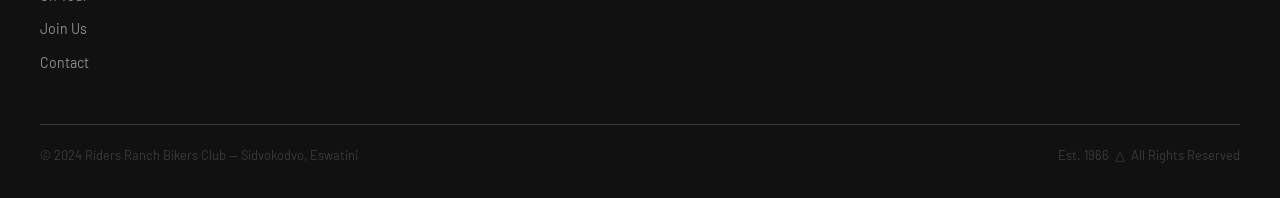
<file: join.html>
<!DOCTYPE html>
<html lang="en">
<head>
<meta charset="UTF-8">
<meta name="viewport" content="width=device-width, initial-scale=1.0">
<title>Join Us &mdash; Riders Ranch Bikers Club</title>
<link rel="stylesheet" href="style.css">
</head>
<body>

<header class="site-header">
<div class="header-inner">
  <a href="index.html" class="logo">
    <img src="images/logo-white-web.png" alt="Riders Ranch" class="logo-img-header">
    <span><span class="logo-red">Riders</span> Ranch</span>
  </a>
  <button class="hamburger" id="hamburgerBtn" aria-label="Open menu">
    <span></span><span></span><span></span>
  </button>
  <nav class="desktop-nav">
    <a href="index.html">Home</a>
    <a href="about.html">About</a>
    <a href="groups.html">Groups</a>
    <a href="events.html">Events</a>
    <a href="records.html">Records</a>
    <a href="tour.html">On</a>
    <a href="join.html" class="active">Join</a>
    <a href="contact.html">Contact</a>
  </nav>
</div>
</header>

<nav class="mobile-nav" id="mobileNav">
  <a href="index.html" data-num="00/">Home</a>
  <a href="about.html" data-num="01/">About Us</a>
  <a href="groups.html" data-num="02/">Groups</a>
  <a href="events.html" data-num="03/">Events</a>
  <a href="records.html" data-num="04/">Records</a>
  <a href="tour.html" data-num="05/">On Tour</a>
  <a href="join.html" class="active" data-num="06/">Join Us</a>
  <a href="contact.html" data-num="07/">Contact</a>
  <div class="mobile-nav-footer">
    <span>+268 7600 0001</span>
    <span>Sidvokodvo, Eswatini</span>
  </div>
</nav>

<div class="page-hero page-hero--join">
<div class="page-hero-inner">
  <p class="section-label">Become a Member</p>
  <h1>Join<br><span>Riders Ranch</span></h1>
  <p class="hero-sub-text">New riders always welcome. There's a group for every pace and a place for every rider.</p>
</div>
</div>

<section class="section">
<div class="section-inner">
  <p class="section-label">Membership Options</p>
  <h2 class="section-title">Choose Your Plan</h2>
  <div class="red-line"></div>
  <div class="pricing-grid">
    <div class="price-card">
      <h3>Day Pass</h3><div class="price-amount">E50</div><div class="price-period">per day</div>
      <ul class="price-features">
        <li>One Sunday group ride</li><li>Post-ride lunch included</li>
        <li>Try before committing</li><li>No booking required</li>
      </ul>
      <a href="#register" class="btn">Try a Ride</a>
    </div>
    <div class="price-card featured">
      <div class="price-badge">Most Popular</div>
      <h3>Annual Member</h3><div class="price-amount">E650</div><div class="price-period">per year</div>
      <ul class="price-features">
        <li>Unlimited Sunday rides</li><li>Weekday evening sessions</li>
        <li>Saturday rides included</li><li>All club events access</li>
        <li>Time trial participation</li><li>Club records eligibility</li>
        <li>Annual dinner invitation</li><li>Club jersey discount</li>
      </ul>
      <a href="#register" class="btn">Join Now</a>
    </div>
    <div class="price-card">
      <h3>Family</h3><div class="price-amount">E950</div><div class="price-period">per year</div>
      <ul class="price-features">
        <li>Two adult members</li><li>All Annual benefits</li>
        <li>Priority tour booking</li><li>Two dinner tickets</li>
      </ul>
      <a href="#register" class="btn">Join as Family</a>
    </div>
    <div class="price-card">
      <h3>Junior</h3><div class="price-amount">E300</div><div class="price-period">per year</div>
      <ul class="price-features">
        <li>Under 25 or student</li><li>All Sunday group rides</li>
        <li>Event access</li><li>Club records eligible</li><li>Student ID required</li>
      </ul>
      <a href="#register" class="btn">Apply</a>
    </div>
  </div>
  <p class="u-note">&#9679; Prices in Swazi Lilangeni (SZL). &nbsp;&#9679; Membership runs Jan&ndash;Dec. &nbsp;&#9679; Mid-year joining is pro-rated.</p>
</div>
</section>

<div class="join-photo-pair">
  <div class="join-photo-item">
    <img src="images/mx-action-card.jpg" alt="MX riding action" class="img-pos-top">
    <div class="join-photo-cap"><div><p>Events</p><h3>Race &amp; Compete</h3></div></div>
  </div>
  <div class="join-photo-item">
    <img src="images/streetbikes-web.jpg" alt="Street bikes" class="img-pos-40">
    <div class="join-photo-cap"><div><p>Community</p><h3>Ride Together</h3></div></div>
  </div>
</div>

<section class="section section-dark">
<div class="section-inner">
  <p class="section-label">What You Get</p>
  <h2 class="section-title">Membership Includes</h2>
  <div class="red-line"></div>
  <div class="card-grid">
    <div class="card"><div class="card-icon">&#128690;</div><h3>Weekly Rides</h3><p>Three groups every Sunday, weekday evenings, and Saturdays. Show up and ride &mdash; that's all it takes.</p></div>
    <div class="card"><div class="card-icon">&#127942;</div><h3>Time Trials</h3><p>Monthly events across five distances. Your times go on the Club Records board. Chase the record. Set the benchmark.</p></div>
    <div class="card"><div class="card-icon">&#127775;</div><h3>Annual Dinner</h3><p>Year-end celebration with awards, records announced, and Rider of the Year crowned.</p></div>
    <div class="card"><div class="card-icon">&#127758;</div><h3>Overseas Tours</h3><p>Priority access to overnight tour bookings into Mozambique, South Africa, and beyond. Spots go fast.</p></div>
  </div>
</div>
</section>

<div class="photo-overlay-wrap h-380">
  <img src="images/entrance-sign-web.jpg" alt="Riders Ranch gate" class="img-pos-20">
  <div class="photo-overlay-center">
    <div class="gate-band-inner">
      <p class="u-eyebrow">Your Home Awaits</p>
      <h2>That Gate Opens<br>for Every Rider</h2>
      <p class="u-muted">The Riders Ranch entrance has welcomed new members since 1966. Walk through it on any Sunday and you'll immediately know why people keep coming back.</p>
    </div>
  </div>
</div>

<section class="section" id="register">
<div class="section-inner">
  <p class="section-label">Sign Up</p>
  <h2 class="section-title">Registration Form</h2>
  <div class="red-line"></div>
  <p class="u-text-body u-mb-lg">Fill in the form below. A committee member will contact you within 3 business days to confirm membership and provide payment details.</p>

  <div class="u-max-640">
  <div class="form-2col">
    <div class="form-group"><label for="fname">First Name *</label><input type="text" id="fname" placeholder="e.g. Themba" required></div>
    <div class="form-group"><label for="lname">Last Name *</label><input type="text" id="lname" placeholder="e.g. Dlamini" required></div>
  </div>
  <div class="form-group"><label for="email">Email Address *</label><input type="email" id="email" placeholder="your@email.com" required></div>
  <div class="form-2col">
    <div class="form-group"><label for="phone">Phone Number</label><input type="tel" id="phone" placeholder="+268 7xxx xxxx"></div>
    <div class="form-group"><label for="dob">Date of Birth *</label><input type="date" id="dob" required></div>
  </div>
  <div class="form-group"><label for="membership">Membership Type *</label>
    <select id="membership" required>
      <option value="">Select a plan...</option>
      <option>Day Pass &mdash; E50</option>
      <option>Annual Member &mdash; E650</option>
      <option>Family Member &mdash; E950</option>
      <option>Junior / Student &mdash; E300</option>
    </select>
  </div>
  <div class="form-group"><label for="group">Preferred Riding Group</label>
    <select id="group">
      <option value="">Not sure yet</option>
      <option>Fast Group (9:15 AM, ~50km)</option>
      <option>Medium Group (9:30 AM, ~35km)</option>
      <option>Easy Group (10:00 AM, ~25km)</option>
    </select>
  </div>
  <div class="form-group"><label for="experience">Cycling Experience *</label>
    <select id="experience" required>
      <option value="">Select level...</option>
      <option>Beginner &mdash; just starting out</option>
      <option>Recreational &mdash; ride occasionally</option>
      <option>Regular &mdash; ride a few times a week</option>
      <option>Competitive &mdash; race or train seriously</option>
      <option>Veteran &mdash; cycling for many years</option>
    </select>
  </div>
  <div class="form-group"><label for="bike">Type of Bike</label>
    <select id="bike">
      <option value="">Select type...</option>
      <option>Road Bike</option><option>Mountain Bike</option>
      <option>Hybrid</option><option>Gravel Bike</option><option>Other</option>
    </select>
  </div>
  <div class="form-group"><label for="medical">Medical Conditions We Should Know About</label>
    <textarea id="medical" rows="3" placeholder="Optional &mdash; any relevant health info for group ride safety..."></textarea>
  </div>
  <div class="notice">By submitting, you confirm you agree to ride safely in accordance with Riders Ranch club rules and accept responsibility for your own safety during rides. Riders under 18 require parental consent.</div>
  <button class="btn" onclick="alert('Thank you! A committee member will contact you within 3 business days.')">Submit Registration</button>
  </div>
</div>
</section>

<footer>
<div class="footer-inner">
  <div class="footer-brand">
    <a href="index.html" class="logo logo-footer-wrap">
      <img src="images/logo-white-web.png" alt="Logo" class="logo-img-footer">
      <span><span class="logo-red">Riders</span> Ranch</span>
    </a>
    <p>Bikers Club of Sidvokodvo, Eswatini. Founded 1966.</p>
  </div>
  <div class="footer-cols">
    <div class="footer-col">
      <h4>Navigate</h4>
      <a href="about.html">About Us</a><a href="groups.html">Groups</a>
      <a href="events.html">Events</a><a href="records.html">Records</a>
      <a href="tour.html">On Tour</a><a href="join.html">Join Us</a><a href="contact.html">Contact</a>
    </div>
    <div class="footer-col"><h4>Sunday Rides</h4>
      <a href="groups.html">Fast &mdash; 9:15 AM</a>
      <a href="groups.html">Medium &mdash; 9:30 AM</a>
      <a href="groups.html">Easy &mdash; 10:00 AM</a>
    </div>
    <div class="footer-col"><h4>Contact</h4>
      <a href="contact.html">+268 7600 0001</a>
      <a href="contact.html">Sidvokodvo, Eswatini</a>
    </div>
  </div>
  <div class="footer-bottom">
    <p>&copy; 2024 Riders Ranch Bikers Club &mdash; Sidvokodvo, Eswatini</p>
    <p>Est. 1966 &nbsp;&#9651;&nbsp; All Rights Reserved</p>
  </div>
</div>
</footer>
<script src="nav.js"></script>
</body>
</html>
</file>
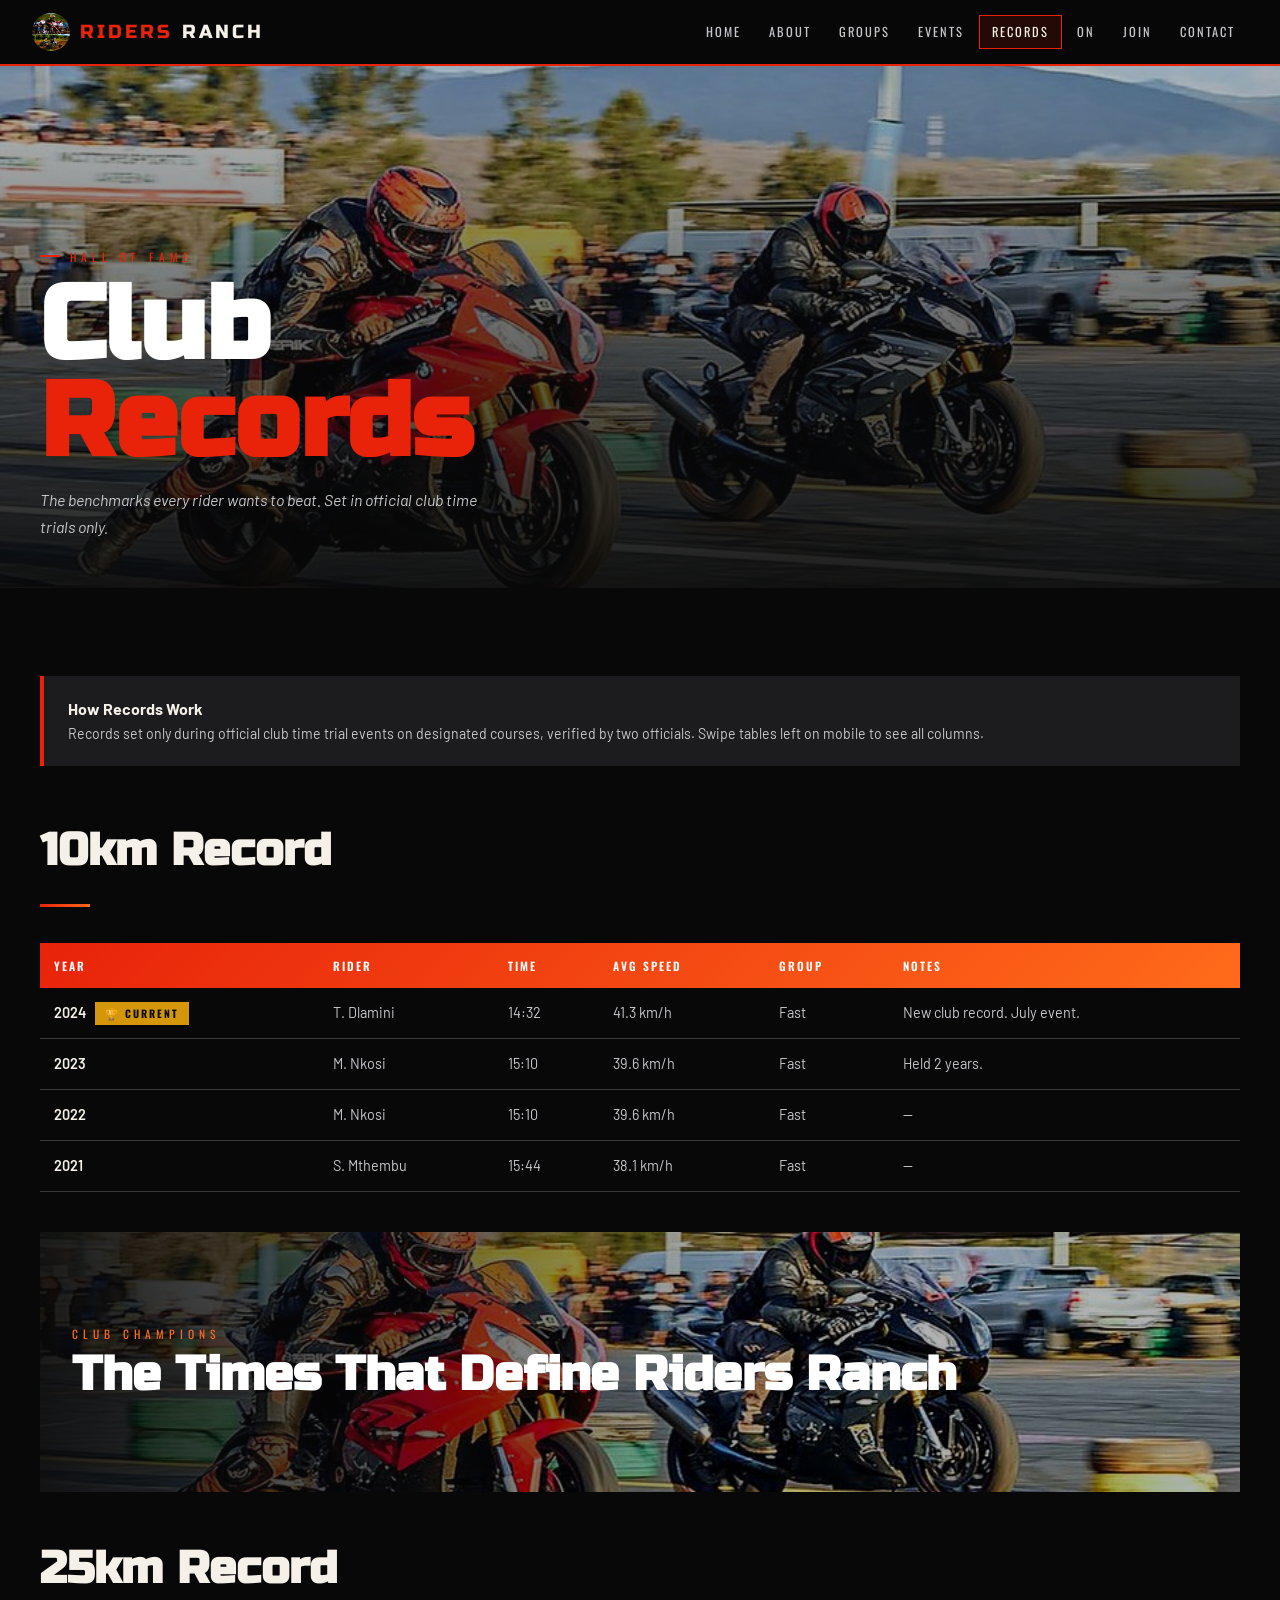
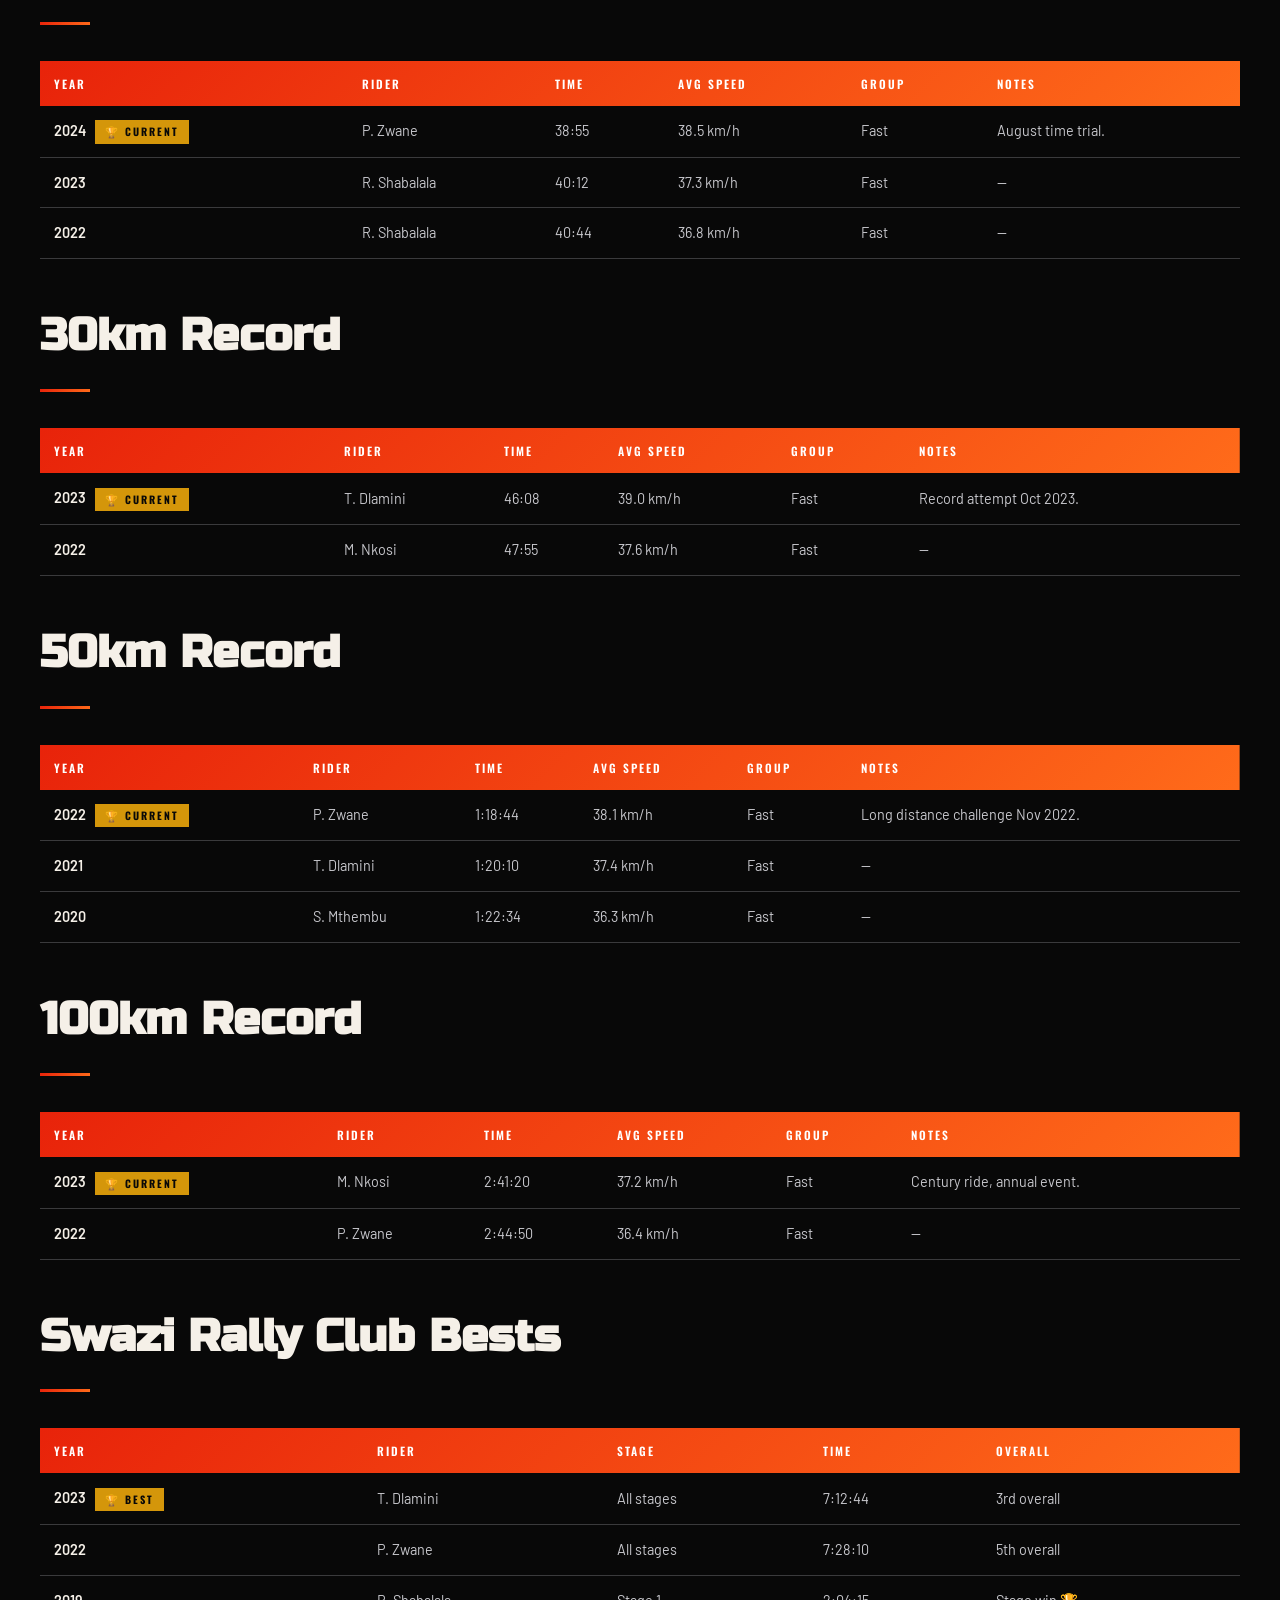
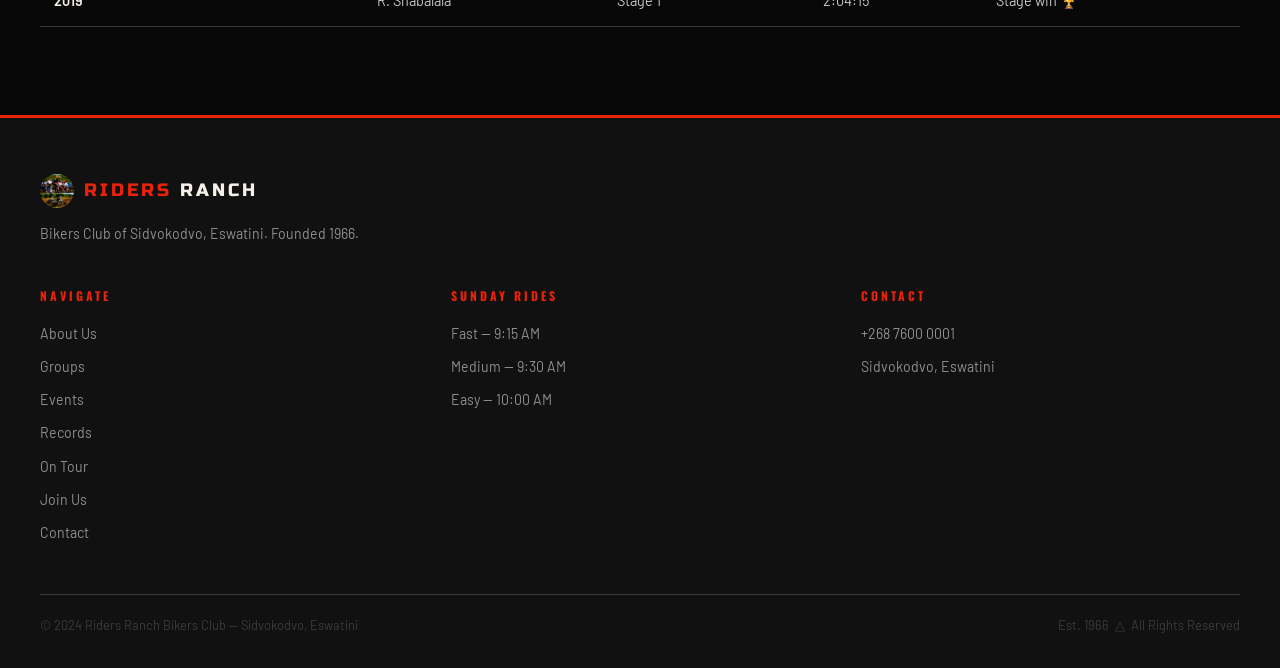
<file: records.html>
<!DOCTYPE html>
<html lang="en">
<head>
<meta charset="UTF-8">
<meta name="viewport" content="width=device-width, initial-scale=1.0">
<title>Club Records &mdash; Riders Ranch Bikers Club</title>
<link rel="stylesheet" href="style.css">
</head>
<body>

<header class="site-header">
<div class="header-inner">
  <a href="index.html" class="logo">
    <img src="images/logo-white-web.png" alt="Riders Ranch" class="logo-img-header">
    <span><span class="logo-red">Riders</span> Ranch</span>
  </a>
  <button class="hamburger" id="hamburgerBtn" aria-label="Open menu">
    <span></span><span></span><span></span>
  </button>
  <nav class="desktop-nav">
    <a href="index.html">Home</a>
    <a href="about.html">About</a>
    <a href="groups.html">Groups</a>
    <a href="events.html">Events</a>
    <a href="records.html" class="active">Records</a>
    <a href="tour.html">On</a>
    <a href="join.html">Join</a>
    <a href="contact.html">Contact</a>
  </nav>
</div>
</header>

<nav class="mobile-nav" id="mobileNav">
  <a href="index.html" data-num="00/">Home</a>
  <a href="about.html" data-num="01/">About Us</a>
  <a href="groups.html" data-num="02/">Groups</a>
  <a href="events.html" data-num="03/">Events</a>
  <a href="records.html" class="active" data-num="04/">Records</a>
  <a href="tour.html" data-num="05/">On Tour</a>
  <a href="join.html" data-num="06/">Join Us</a>
  <a href="contact.html" data-num="07/">Contact</a>
  <div class="mobile-nav-footer">
    <span>+268 7600 0001</span>
    <span>Sidvokodvo, Eswatini</span>
  </div>
</nav>

<div class="page-hero page-hero--records">
<div class="page-hero-inner">
  <p class="section-label">Hall of Fame</p>
  <h1>Club<br><span>Records</span></h1>
  <p class="hero-sub-text">The benchmarks every rider wants to beat. Set in official club time trials only.</p>
</div>
</div>

<section class="section">
<div class="section-inner">

<div class="highlight-box u-mb-lg">
  <strong>How Records Work</strong>
  <p class="u-text-small">Records set only during official club time trial events on designated courses, verified by two officials. Swipe tables left on mobile to see all columns.</p>
</div>

<h2 class="record-heading">10km Record</h2>
<div class="red-line"></div>
<div class="table-wrap">
<table><thead><tr><th>Year</th><th>Rider</th><th>Time</th><th>Avg Speed</th><th>Group</th><th>Notes</th></tr></thead>
<tbody>
  <tr><td>2024 <span class="trophy-badge">&#127942; Current</span></td><td>T. Dlamini</td><td>14:32</td><td>41.3 km/h</td><td>Fast</td><td>New club record. July event.</td></tr>
  <tr><td>2023</td><td>M. Nkosi</td><td>15:10</td><td>39.6 km/h</td><td>Fast</td><td>Held 2 years.</td></tr>
  <tr><td>2022</td><td>M. Nkosi</td><td>15:10</td><td>39.6 km/h</td><td>Fast</td><td>&mdash;</td></tr>
  <tr><td>2021</td><td>S. Mthembu</td><td>15:44</td><td>38.1 km/h</td><td>Fast</td><td>&mdash;</td></tr>
</tbody></table>
</div>

<div class="records-mid-photo">
  <img src="images/race-bmw-web.jpg" alt="Club race action">
  <div class="records-mid-overlay">
    <div><p class="u-eyebrow">Club Champions</p><h3>The Times That Define Riders Ranch</h3></div>
  </div>
</div>

<h2 class="record-heading">25km Record</h2>
<div class="red-line"></div>
<div class="table-wrap">
<table><thead><tr><th>Year</th><th>Rider</th><th>Time</th><th>Avg Speed</th><th>Group</th><th>Notes</th></tr></thead>
<tbody>
  <tr><td>2024 <span class="trophy-badge">&#127942; Current</span></td><td>P. Zwane</td><td>38:55</td><td>38.5 km/h</td><td>Fast</td><td>August time trial.</td></tr>
  <tr><td>2023</td><td>R. Shabalala</td><td>40:12</td><td>37.3 km/h</td><td>Fast</td><td>&mdash;</td></tr>
  <tr><td>2022</td><td>R. Shabalala</td><td>40:44</td><td>36.8 km/h</td><td>Fast</td><td>&mdash;</td></tr>
</tbody></table>
</div>

<h2 class="record-heading record-heading-spaced">30km Record</h2>
<div class="red-line"></div>
<div class="table-wrap">
<table><thead><tr><th>Year</th><th>Rider</th><th>Time</th><th>Avg Speed</th><th>Group</th><th>Notes</th></tr></thead>
<tbody>
  <tr><td>2023 <span class="trophy-badge">&#127942; Current</span></td><td>T. Dlamini</td><td>46:08</td><td>39.0 km/h</td><td>Fast</td><td>Record attempt Oct 2023.</td></tr>
  <tr><td>2022</td><td>M. Nkosi</td><td>47:55</td><td>37.6 km/h</td><td>Fast</td><td>&mdash;</td></tr>
</tbody></table>
</div>

<h2 class="record-heading record-heading-spaced">50km Record</h2>
<div class="red-line"></div>
<div class="table-wrap">
<table><thead><tr><th>Year</th><th>Rider</th><th>Time</th><th>Avg Speed</th><th>Group</th><th>Notes</th></tr></thead>
<tbody>
  <tr><td>2022 <span class="trophy-badge">&#127942; Current</span></td><td>P. Zwane</td><td>1:18:44</td><td>38.1 km/h</td><td>Fast</td><td>Long distance challenge Nov 2022.</td></tr>
  <tr><td>2021</td><td>T. Dlamini</td><td>1:20:10</td><td>37.4 km/h</td><td>Fast</td><td>&mdash;</td></tr>
  <tr><td>2020</td><td>S. Mthembu</td><td>1:22:34</td><td>36.3 km/h</td><td>Fast</td><td>&mdash;</td></tr>
</tbody></table>
</div>

<h2 class="record-heading record-heading-spaced">100km Record</h2>
<div class="red-line"></div>
<div class="table-wrap">
<table><thead><tr><th>Year</th><th>Rider</th><th>Time</th><th>Avg Speed</th><th>Group</th><th>Notes</th></tr></thead>
<tbody>
  <tr><td>2023 <span class="trophy-badge">&#127942; Current</span></td><td>M. Nkosi</td><td>2:41:20</td><td>37.2 km/h</td><td>Fast</td><td>Century ride, annual event.</td></tr>
  <tr><td>2022</td><td>P. Zwane</td><td>2:44:50</td><td>36.4 km/h</td><td>Fast</td><td>&mdash;</td></tr>
</tbody></table>
</div>

<h2 class="record-heading record-heading-spaced">Swazi Rally Club Bests</h2>
<div class="red-line"></div>
<div class="table-wrap">
<table><thead><tr><th>Year</th><th>Rider</th><th>Stage</th><th>Time</th><th>Overall</th></tr></thead>
<tbody>
  <tr><td>2023 <span class="trophy-badge">&#127942; Best</span></td><td>T. Dlamini</td><td>All stages</td><td>7:12:44</td><td>3rd overall</td></tr>
  <tr><td>2022</td><td>P. Zwane</td><td>All stages</td><td>7:28:10</td><td>5th overall</td></tr>
  <tr><td>2019</td><td>R. Shabalala</td><td>Stage 1</td><td>2:04:15</td><td>Stage win &#127942;</td></tr>
</tbody></table>
</div>

</div>
</section>

<footer>
<div class="footer-inner">
  <div class="footer-brand">
    <a href="index.html" class="logo logo-footer-wrap">
      <img src="images/logo-white-web.png" alt="Logo" class="logo-img-footer">
      <span><span class="logo-red">Riders</span> Ranch</span>
    </a>
    <p>Bikers Club of Sidvokodvo, Eswatini. Founded 1966.</p>
  </div>
  <div class="footer-cols">
    <div class="footer-col">
      <h4>Navigate</h4>
      <a href="about.html">About Us</a><a href="groups.html">Groups</a>
      <a href="events.html">Events</a><a href="records.html">Records</a>
      <a href="tour.html">On Tour</a><a href="join.html">Join Us</a><a href="contact.html">Contact</a>
    </div>
    <div class="footer-col"><h4>Sunday Rides</h4>
      <a href="groups.html">Fast &mdash; 9:15 AM</a>
      <a href="groups.html">Medium &mdash; 9:30 AM</a>
      <a href="groups.html">Easy &mdash; 10:00 AM</a>
    </div>
    <div class="footer-col"><h4>Contact</h4>
      <a href="contact.html">+268 7600 0001</a>
      <a href="contact.html">Sidvokodvo, Eswatini</a>
    </div>
  </div>
  <div class="footer-bottom">
    <p>&copy; 2024 Riders Ranch Bikers Club &mdash; Sidvokodvo, Eswatini</p>
    <p>Est. 1966 &nbsp;&#9651;&nbsp; All Rights Reserved</p>
  </div>
</div>
</footer>
<script src="nav.js"></script>
</body>
</html>
</file>
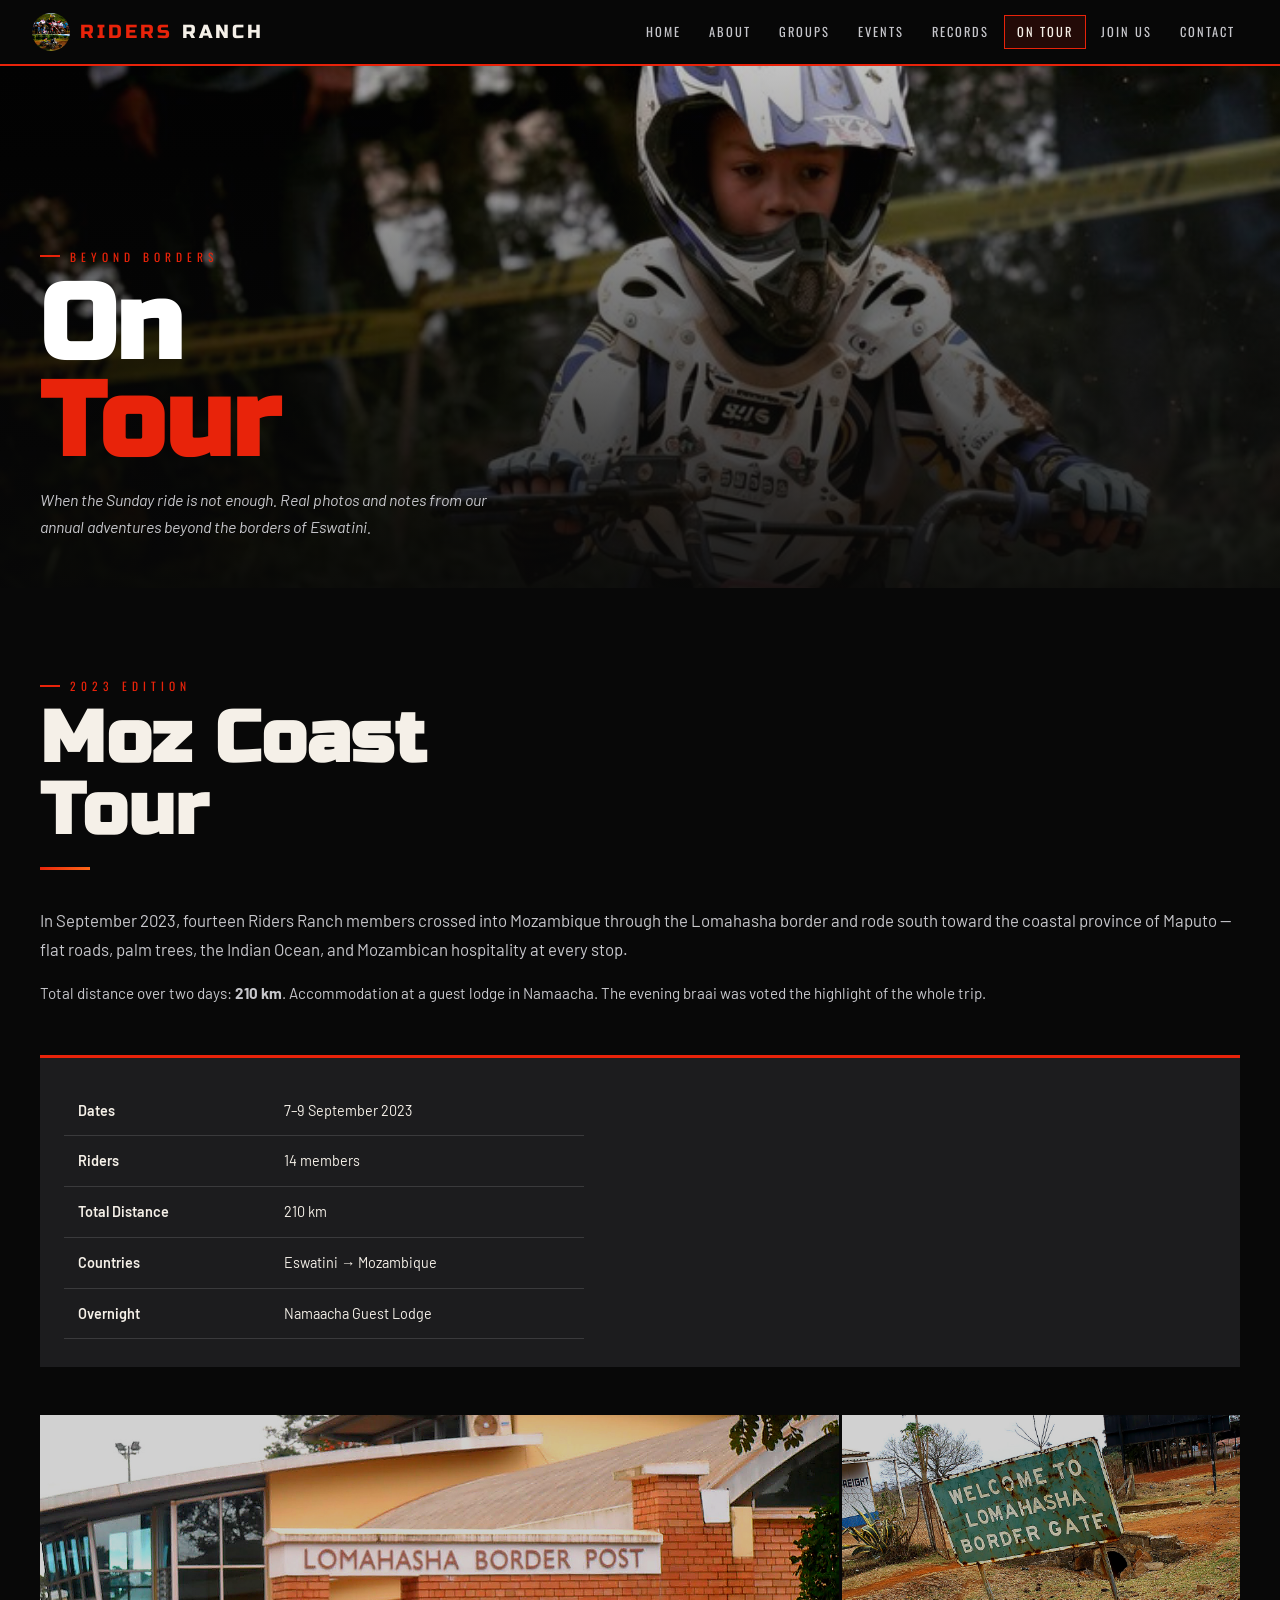
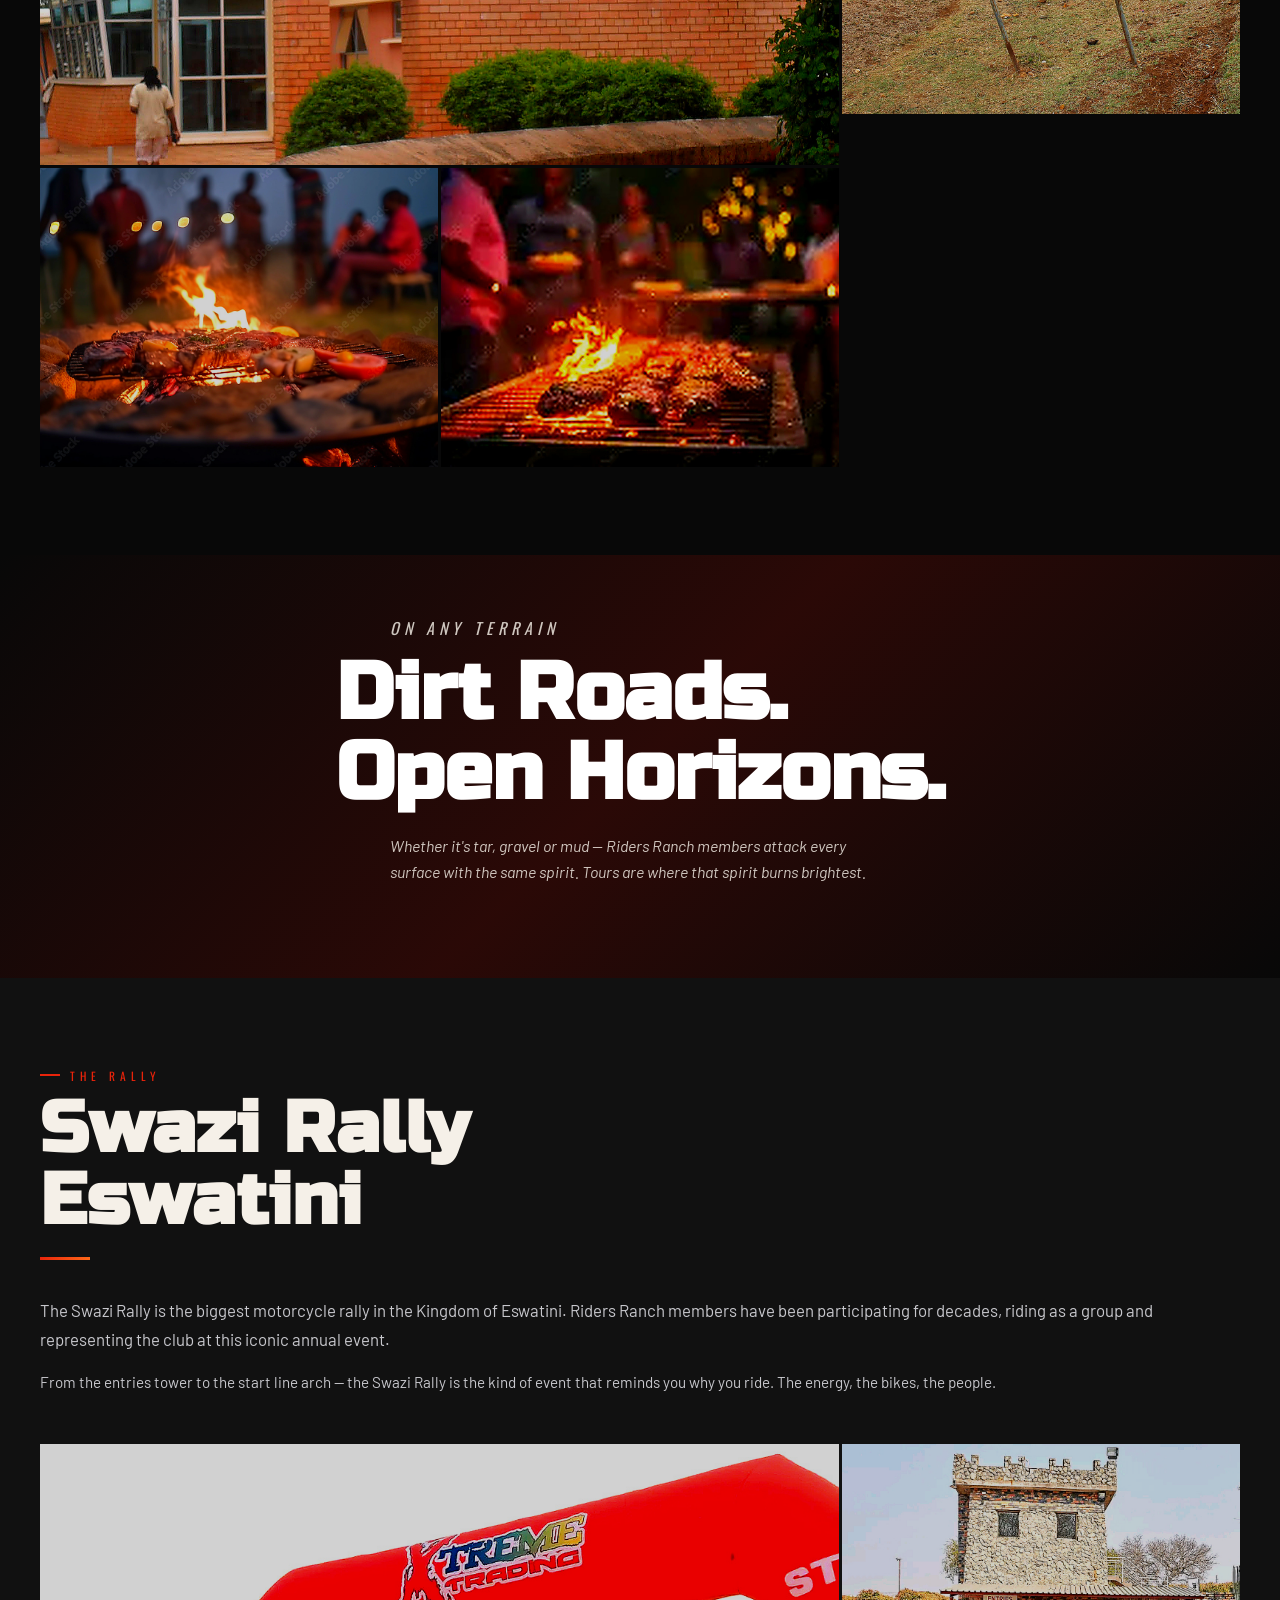
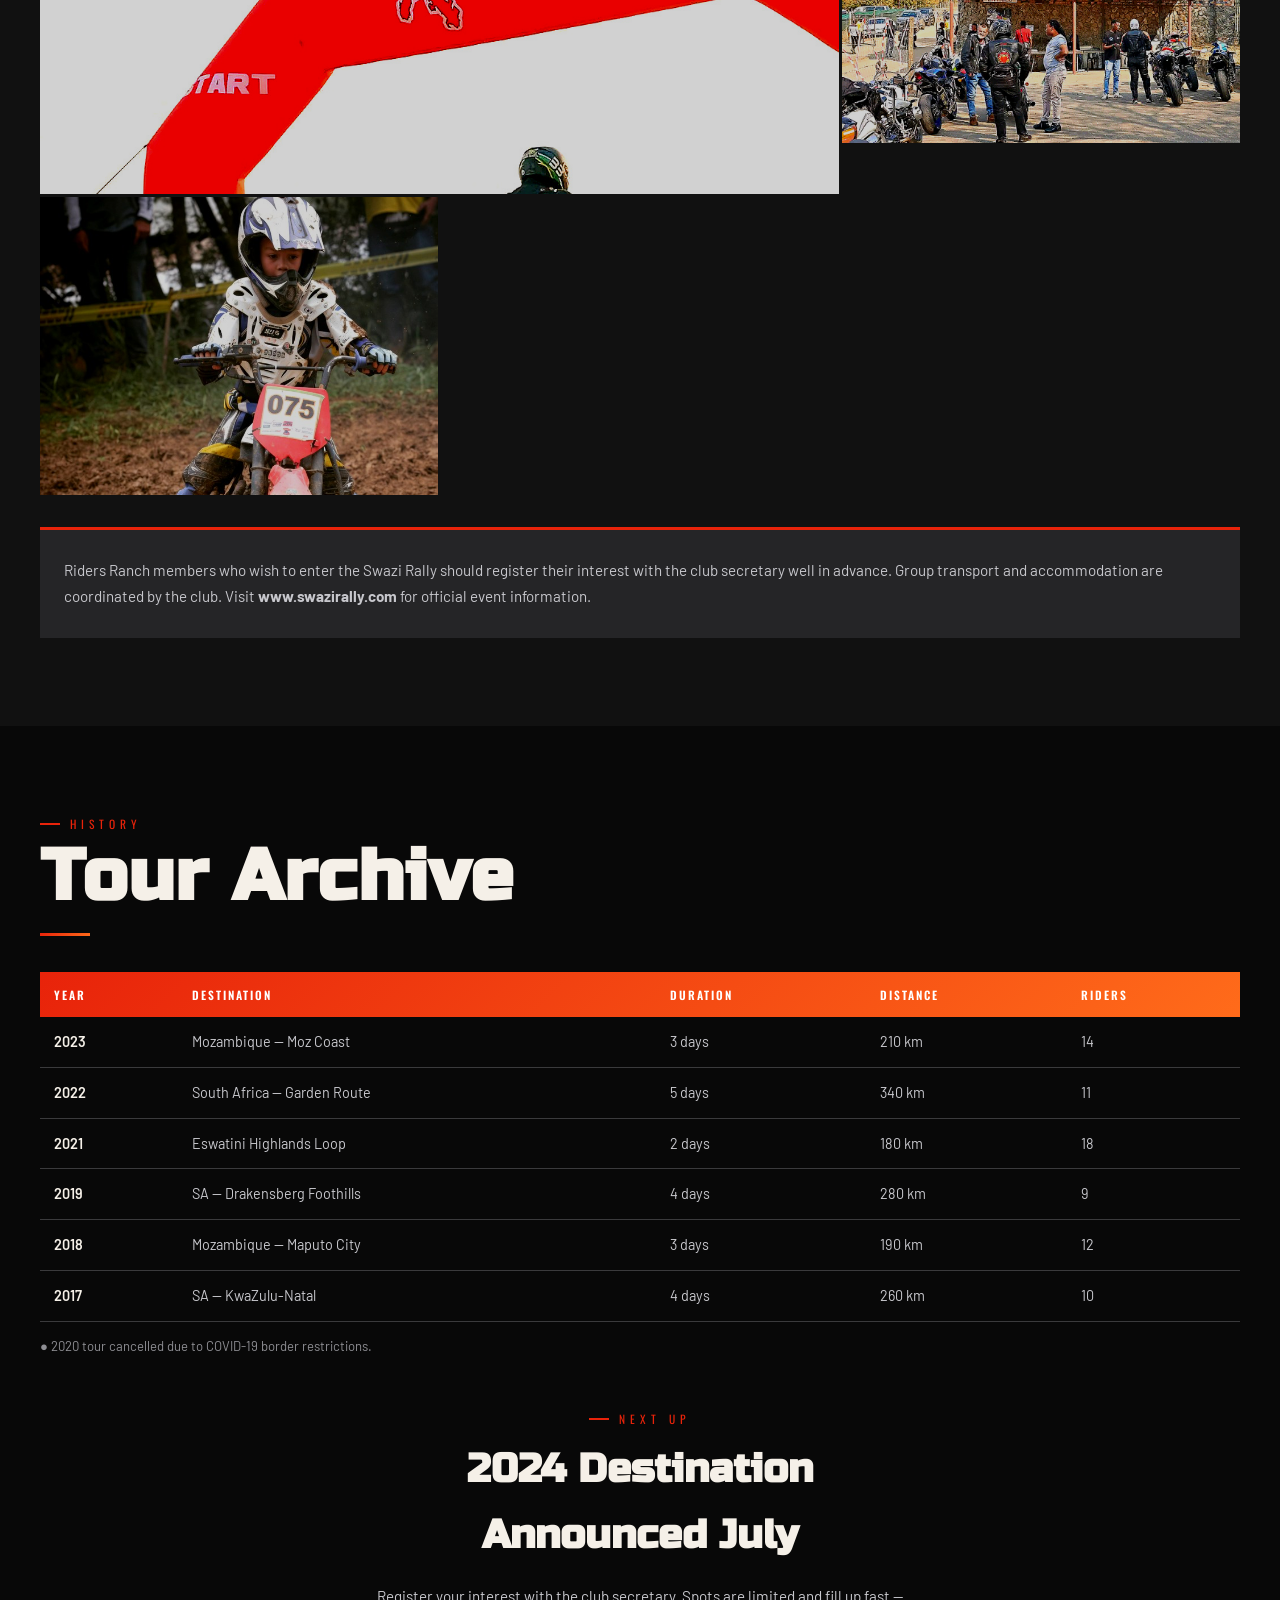
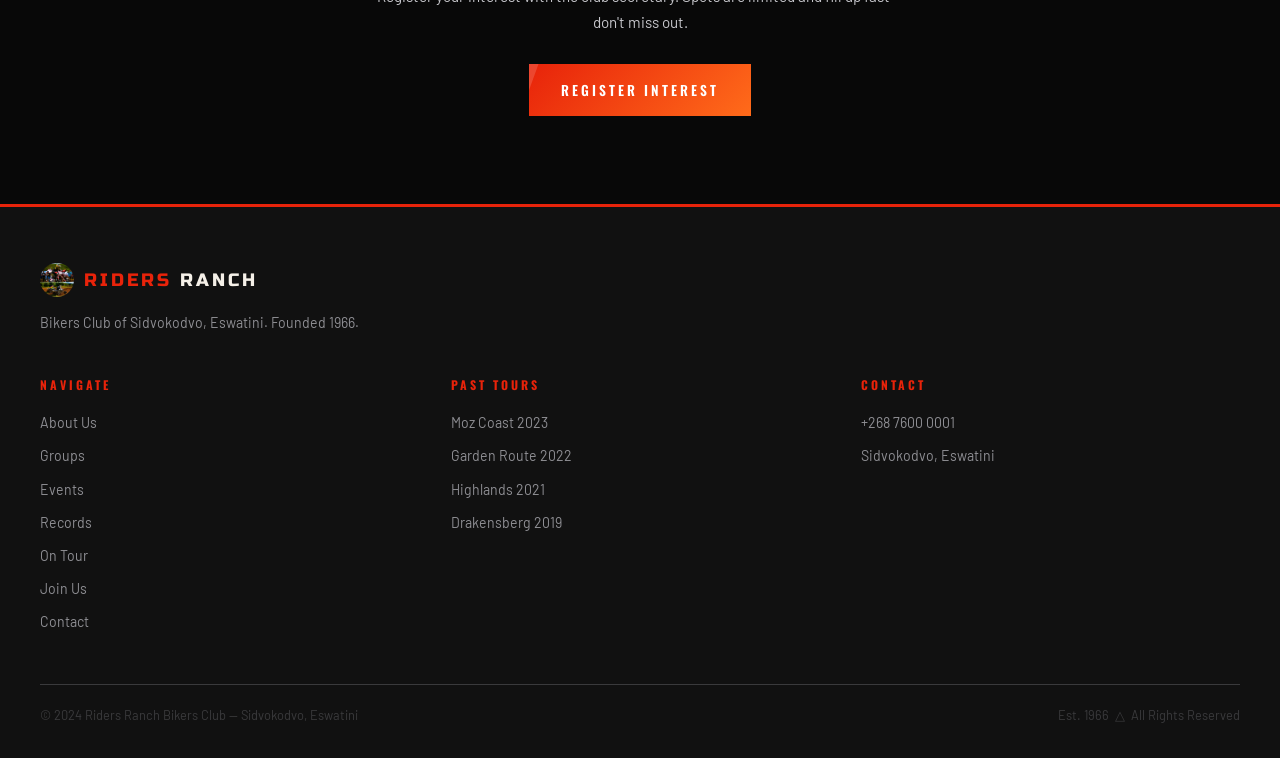
<file: tour.html>
<!DOCTYPE html>
<html lang="en">
<head>
<meta charset="UTF-8">
<meta name="viewport" content="width=device-width, initial-scale=1.0">
<title>On Tour &mdash; Riders Ranch Bikers Club</title>
<link rel="stylesheet" href="style.css">
</head>
<body>

<header class="site-header">
<div class="header-inner">
  <a href="index.html" class="logo">
    <img src="images/logo-white-web.png" alt="Riders Ranch" class="logo-img-header">
    <span><span class="logo-red">Riders</span> Ranch</span>
  </a>
  <button class="hamburger" id="hamburgerBtn" aria-label="Open menu">
    <span></span><span></span><span></span>
  </button>
  <nav class="desktop-nav">
    <a href="index.html">Home</a>
    <a href="about.html">About</a>
    <a href="groups.html">Groups</a>
    <a href="events.html">Events</a>
    <a href="records.html">Records</a>
    <a href="tour.html" class="active">On Tour</a>
    <a href="join.html">Join Us</a>
    <a href="contact.html">Contact</a>
  </nav>
</div>
</header>

<nav class="mobile-nav" id="mobileNav">
  <a href="index.html" data-num="00/">Home</a>
  <a href="about.html" data-num="01/">About Us</a>
  <a href="groups.html" data-num="02/">Groups</a>
  <a href="events.html" data-num="03/">Events</a>
  <a href="records.html" data-num="04/">Records</a>
  <a href="tour.html" class="active" data-num="05/">On Tour</a>
  <a href="join.html" data-num="06/">Join Us</a>
  <a href="contact.html" data-num="07/">Contact</a>
  <div class="mobile-nav-footer">
    <span>+268 7600 0001</span>
    <span>Sidvokodvo, Eswatini</span>
  </div>
</nav>

<!-- hero uses the real Swazi Rally start line photo as background -->
<div class="page-hero page-hero--tour">
<div class="page-hero-inner">
  <p class="section-label">Beyond Borders</p>
  <h1>On<br><span>Tour</span></h1>
  <p class="hero-sub-text">When the Sunday ride is not enough. Real photos and notes from our annual adventures beyond the borders of Eswatini.</p>
</div>
</div>

<!-- 2023 MOZ COAST TOUR -->
<section class="section">
<div class="section-inner">
  <p class="section-label">2023 Edition</p>
  <h2 class="section-title">Moz Coast<br>Tour</h2>
  <div class="red-line"></div>

  <p class="u-text-lead u-mb-sm">In September 2023, fourteen Riders Ranch members crossed into Mozambique through the Lomahasha border and rode south toward the coastal province of Maputo &mdash; flat roads, palm trees, the Indian Ocean, and Mozambican hospitality at every stop.</p>
  <p class="u-text-body u-mb-lg">Total distance over two days: <strong>210 km</strong>. Accommodation at a guest lodge in Namaacha. The evening braai was voted the highlight of the whole trip.</p>

  <div class="info-box u-mb-lg">
    <div class="table-wrap">
    <table class="glance-table">
    <tbody>
      <tr><td>Dates</td><td class="td-hi">7&ndash;9 September 2023</td></tr>
      <tr><td>Riders</td><td class="td-hi">14 members</td></tr>
      <tr><td>Total Distance</td><td class="td-hi">210 km</td></tr>
      <tr><td>Countries</td><td class="td-hi">Eswatini &rarr; Mozambique</td></tr>
      <tr><td>Overnight</td><td class="td-hi">Namaacha Guest Lodge</td></tr>
    </tbody>
    </table>
    </div>
  </div>

  <!-- real photos: Lomahasha border post building (wide), welcome sign, braai, rally -->
  <div class="tour-photo-grid">
    <div class="tour-photo wide">
      <img src="images/tour-lomahasha-post.jpg" alt="Lomahasha Border Post building, Eswatini" class="img-pos-40">
      <div class="tour-photo-label">Lomahasha Border Post &mdash; crossing into Mozambique</div>
    </div>
    <div class="tour-photo">
      <img src="images/tour-lomahasha-sign.jpg" alt="Welcome to Lomahasha Border Gate sign" class="img-pos-50">
      <div class="tour-photo-label">Welcome to Lomahasha Border Gate</div>
    </div>
    <div class="tour-photo">
      <img src="images/tour-braai-real.jpg" alt="Evening braai at Namaacha guest lodge" class="img-pos-50">
      <div class="tour-photo-label">Evening braai &mdash; Namaacha guest lodge</div>
    </div>
    <div class="tour-photo">
      <img src="images/tour-braai-fire.jpg" alt="Braai fire and grill, riders evening" class="img-pos-50">
      <div class="tour-photo-label">Around the fire &mdash; end of Day 1</div>
    </div>
  </div>
</div>
</section>

<!-- parallax band between sections using quads action photo -->
<div class="parallax-band parallax-band--quads">
<div class="parallax-band-inner left">
  <p class="u-eyebrow">On Any Terrain</p>
  <h2>Dirt Roads.<br>Open Horizons.</h2>
  <p>Whether it's tar, gravel or mud &mdash; Riders Ranch members attack every surface with the same spirit. Tours are where that spirit burns brightest.</p>
</div>
</div>

<!-- SWAZI RALLY SECTION - using the real Swazi Rally photos -->
<section class="section section-dark">
<div class="section-inner">
  <p class="section-label">The Rally</p>
  <h2 class="section-title">Swazi Rally<br>Eswatini</h2>
  <div class="red-line"></div>
  <p class="u-text-lead u-mb-sm">The Swazi Rally is the biggest motorcycle rally in the Kingdom of Eswatini. Riders Ranch members have been participating for decades, riding as a group and representing the club at this iconic annual event.</p>
  <p class="u-text-body u-mb-lg">From the entries tower to the start line arch &mdash; the Swazi Rally is the kind of event that reminds you why you ride. The energy, the bikes, the people.</p>

  <!-- Swazi Rally photos: entries/stone tower + start line arch -->
  <div class="tour-photo-grid">
    <div class="tour-photo wide">
      <img src="images/tour-swazi-rally-start.jpg" alt="Swazi Rally 2026 start line with red inflatable arch" class="img-pos-40">
      <div class="tour-photo-label">Swazi Rally &mdash; Start Line, Xtreme Trading arch</div>
    </div>
    <div class="tour-photo">
      <img src="images/tour-swazi-rally-entries.jpg" alt="Riders registering at the Swazi Rally stone tower entries" class="img-pos-30">
      <div class="tour-photo-label">Swazi Rally entries &mdash; registration at the stone tower</div>
    </div>
    <div class="tour-photo">
      <img src="images/mx-action-card.jpg" alt="Riders in action at the Swazi Rally" class="img-pos-20">
      <div class="tour-photo-label">MX action during the Swazi Rally</div>
    </div>
  </div>

  <div class="info-box dark mt">
    <p class="u-text-body">Riders Ranch members who wish to enter the Swazi Rally should register their interest with the club secretary well in advance. Group transport and accommodation are coordinated by the club. Visit <strong>www.swazirally.com</strong> for official event information.</p>
  </div>
</div>
</section>

<!-- ARCHIVE TABLE -->
<section class="section">
<div class="section-inner">
  <p class="section-label">History</p>
  <h2 class="section-title">Tour Archive</h2>
  <div class="red-line"></div>
  <div class="table-wrap">
  <table>
  <thead>
    <tr><th>Year</th><th>Destination</th><th>Duration</th><th>Distance</th><th>Riders</th></tr>
  </thead>
  <tbody>
    <tr><td>2023</td><td>Mozambique &mdash; Moz Coast</td><td>3 days</td><td>210 km</td><td>14</td></tr>
    <tr><td>2022</td><td>South Africa &mdash; Garden Route</td><td>5 days</td><td>340 km</td><td>11</td></tr>
    <tr><td>2021</td><td>Eswatini Highlands Loop</td><td>2 days</td><td>180 km</td><td>18</td></tr>
    <tr><td>2019</td><td>SA &mdash; Drakensberg Foothills</td><td>4 days</td><td>280 km</td><td>9</td></tr>
    <tr><td>2018</td><td>Mozambique &mdash; Maputo City</td><td>3 days</td><td>190 km</td><td>12</td></tr>
    <tr><td>2017</td><td>SA &mdash; KwaZulu-Natal</td><td>4 days</td><td>260 km</td><td>10</td></tr>
  </tbody>
  </table>
  </div>
  <p class="u-note">&#9679; 2020 tour cancelled due to COVID-19 border restrictions.</p>

  <div class="tour-cta-center">
    <p class="section-label label-center">Next Up</p>
    <h3>2024 Destination<br>Announced July</h3>
    <p class="u-text-body u-mb-md">Register your interest with the club secretary. Spots are limited and fill up fast &mdash; don't miss out.</p>
    <a href="contact.html" class="btn">Register Interest</a>
  </div>
</div>
</section>

<footer>
<div class="footer-inner">
  <div class="footer-brand">
    <a href="index.html" class="logo logo-footer-wrap">
      <img src="images/logo-white-web.png" alt="Logo" class="logo-img-footer">
      <span><span class="logo-red">Riders</span> Ranch</span>
    </a>
    <p>Bikers Club of Sidvokodvo, Eswatini. Founded 1966.</p>
  </div>
  <div class="footer-cols">
    <div class="footer-col">
      <h4>Navigate</h4>
      <a href="about.html">About Us</a><a href="groups.html">Groups</a>
      <a href="events.html">Events</a><a href="records.html">Records</a>
      <a href="tour.html">On Tour</a><a href="join.html">Join Us</a>
      <a href="contact.html">Contact</a>
    </div>
    <div class="footer-col">
      <h4>Past Tours</h4>
      <a href="#">Moz Coast 2023</a>
      <a href="#">Garden Route 2022</a>
      <a href="#">Highlands 2021</a>
      <a href="#">Drakensberg 2019</a>
    </div>
    <div class="footer-col">
      <h4>Contact</h4>
      <a href="contact.html">+268 7600 0001</a>
      <a href="contact.html">Sidvokodvo, Eswatini</a>
    </div>
  </div>
  <div class="footer-bottom">
    <p>&copy; 2024 Riders Ranch Bikers Club &mdash; Sidvokodvo, Eswatini</p>
    <p>Est. 1966 &nbsp;&#9651;&nbsp; All Rights Reserved</p>
  </div>
</div>
</footer>

<script src="nav.js"></script>
</body>
</html>
</file>
<file: style.css>
@import url('https://fonts.googleapis.com/css2?family=Russo+One&family=Oswald:wght@300;400;500;600;700&family=Barlow:ital,wght@0,300;0,400;0,600;1,300;1,400&display=swap');

*, *::before, *::after {
box-sizing: border-box;
margin: 0;
padding: 0;
}

:root {
--red: #E8230A;
--darkred: #B01A05;
--orange: #FF6B1A;
--black: #080808;
--carbon: #111111;
--steel: #1C1C1E;
--gunmetal: #252527;
--grey: #3A3A3C;
--silver: #8E8E93;
--lightsilver: #C7C7CC;
--cream: #F5F0E8;
--gold: #D4960A;
--white: #FFFFFF;
--fire: linear-gradient(135deg, #E8230A, #FF6B1A);
}

html { scroll-behavior: smooth; }

body {
background: var(--black);
color: var(--cream);
font-family: 'Barlow', sans-serif;
font-weight: 400;
font-size: 16px;
line-height: 1.65;
overflow-x: hidden;
}

img { max-width: 100%; display: block; }
a { color: var(--red); text-decoration: none; transition: color 0.2s; }
a:hover { color: var(--orange); }


/* ---- header ---- */

.site-header {
position: sticky;
top: 0;
z-index: 1000;
background: rgba(8,8,8,0.97);
border-bottom: 2px solid var(--red);
backdrop-filter: blur(12px);
-webkit-backdrop-filter: blur(12px);
}

.header-inner {
display: flex;
align-items: center;
justify-content: space-between;
padding: 0 20px;
height: 64px;
max-width: 1280px;
margin: 0 auto;
}

.logo {
display: flex;
align-items: center;
gap: 10px;
font-family: 'Russo One', sans-serif;
font-size: 1.2rem;
letter-spacing: 3px;
color: var(--cream);
text-transform: uppercase;
text-decoration: none;
}

.logo-red { color: var(--red); }


/* hamburger button */

.hamburger {
display: flex;
flex-direction: column;
gap: 5px;
cursor: pointer;
padding: 8px;
background: none;
border: none;
z-index: 1100;
position: relative;
}

.hamburger span {
display: block;
width: 26px;
height: 2px;
background: var(--cream);
transition: all 0.3s ease;
transform-origin: center;
}

.hamburger.open span:nth-child(1) { transform: translateY(7px) rotate(45deg); }
.hamburger.open span:nth-child(2) { opacity: 0; transform: scaleX(0); }
.hamburger.open span:nth-child(3) { transform: translateY(-7px) rotate(-45deg); }


/* mobile nav overlay */

.mobile-nav {
position: fixed;
top: 64px;
left: 0; right: 0; bottom: 0;
background: rgba(8,8,8,0.98);
display: flex;
flex-direction: column;
justify-content: center;
padding: 0 32px 40px;
transform: translateX(100%);
transition: transform 0.38s cubic-bezier(0.77,0,0.175,1);
z-index: 999;
overflow-y: auto;
border-top: 1px solid rgba(232,35,10,0.3);
}

.mobile-nav.open { transform: translateX(0); }

/* red accent line on left */
.mobile-nav::before {
content: '';
position: absolute;
top: 0; left: 32px;
width: 2px;
height: 100%;
background: linear-gradient(to bottom, var(--red), transparent);
pointer-events: none;
}

.mobile-nav a {
font-family: 'Oswald', sans-serif;
font-weight: 500;
font-size: 1.35rem;
letter-spacing: 3px;
text-transform: uppercase;
color: var(--lightsilver);
padding: 14px 0 14px 24px;
border-bottom: 1px solid rgba(255,255,255,0.05);
position: relative;
transition: color 0.2s, padding-left 0.25s;
display: flex;
align-items: center;
gap: 14px;
}

/* dot before each link */
.mobile-nav a::before {
content: '';
width: 5px;
height: 5px;
background: var(--red);
border-radius: 50%;
flex-shrink: 0;
opacity: 0;
transition: opacity 0.2s;
}

.mobile-nav a:hover,
.mobile-nav a.active {
color: var(--cream);
padding-left: 32px;
}

.mobile-nav a:hover::before,
.mobile-nav a.active::before {
opacity: 1;
}

.mobile-nav a.active {
color: var(--red);
}

/* number shown on right via data-num attr */
.mobile-nav a[data-num]::after {
content: attr(data-num);
font-size: 0.62rem;
letter-spacing: 1px;
color: var(--grey);
margin-left: auto;
font-family: 'Barlow', sans-serif;
font-weight: 300;
padding-right: 4px;
}

/* contact info at bottom of nav */
.mobile-nav-footer {
margin-top: auto;
padding-top: 28px;
padding-left: 24px;
font-size: 0.78rem;
color: var(--grey);
letter-spacing: 1px;
}

.mobile-nav-footer span {
display: block;
margin-bottom: 4px;
}


/* desktop nav */

.desktop-nav {
display: none;
gap: 2px;
}

.desktop-nav a {
font-family: 'Oswald', sans-serif;
font-weight: 400;
font-size: 0.78rem;
letter-spacing: 2px;
text-transform: uppercase;
color: var(--lightsilver);
padding: 6px 12px;
border: 1px solid transparent;
transition: all 0.2s;
}

.desktop-nav a:hover,
.desktop-nav a.active {
color: var(--cream);
border-color: var(--red);
background: rgba(232,35,10,0.12);
}


/* ---- hero ---- */

.hero {
min-height: 100svh;
display: flex;
flex-direction: column;
align-items: center;
justify-content: center;
text-align: center;
position: relative;
overflow: hidden;
padding: 80px 24px 60px;
}

.hero-bg { position: absolute; inset: 0; z-index: 0; }

.hero-bg-base {
position: absolute;
inset: 0;
background: radial-gradient(ellipse 80% 60% at 50% 40%, #2a0500 0%, #0f0000 50%, #080808 100%);
}

.hero-bg-lines {
position: absolute; inset: 0;
background-image: repeating-linear-gradient(-60deg, transparent 0px, transparent 60px, rgba(232,35,10,0.04) 60px, rgba(232,35,10,0.04) 61px);
}

.hero-bg-glow {
position: absolute;
width: 600px; height: 600px;
border-radius: 50%;
background: radial-gradient(circle, rgba(232,35,10,0.15) 0%, transparent 70%);
top: 50%; left: 50%;
transform: translate(-50%,-50%);
animation: pulse-glow 4s ease-in-out infinite;
}

@keyframes pulse-glow {
0%,100% { opacity: 0.6; transform: translate(-50%,-50%) scale(1); }
50% { opacity: 1; transform: translate(-50%,-50%) scale(1.1); }
}

.hero-content { position: relative; z-index: 1; max-width: 900px; }

.hero-badge {
display: inline-flex;
align-items: center;
gap: 10px;
font-family: 'Oswald', sans-serif;
font-size: 0.75rem;
letter-spacing: 4px;
text-transform: uppercase;
color: var(--orange);
border: 1px solid rgba(255,107,26,0.4);
padding: 6px 16px;
margin-bottom: 28px;
animation: fadeUp 0.8s ease both;
}

.hero-badge svg { width: 18px; height: 18px; }

.hero h1 {
font-family: 'Russo One', sans-serif;
font-size: clamp(3.2rem, 14vw, 9rem);
line-height: 0.9;
letter-spacing: -1px;
color: var(--white);
margin-bottom: 10px;
animation: fadeUp 0.8s 0.15s ease both;
}

.hero h1 span { color: var(--red); display: block; }

.hero-year {
font-family: 'Oswald', sans-serif;
font-size: clamp(0.8rem, 3vw, 1rem);
letter-spacing: 8px;
color: var(--silver);
margin-bottom: 24px;
text-transform: uppercase;
animation: fadeUp 0.8s 0.25s ease both;
}

.hero-sub {
font-size: clamp(0.95rem, 2.5vw, 1.15rem);
color: var(--lightsilver);
max-width: 520px;
margin: 0 auto 40px;
font-style: italic;
line-height: 1.7;
animation: fadeUp 0.8s 0.35s ease both;
}

.hero-btns {
display: flex;
flex-wrap: wrap;
gap: 12px;
justify-content: center;
animation: fadeUp 0.8s 0.45s ease both;
}

@keyframes fadeUp {
from { opacity: 0; transform: translateY(24px); }
to { opacity: 1; transform: translateY(0); }
}

.hero-scroll {
position: absolute;
bottom: 28px; left: 50%;
transform: translateX(-50%);
z-index: 1;
display: flex;
flex-direction: column;
align-items: center;
gap: 6px;
font-family: 'Oswald', sans-serif;
font-size: 0.65rem;
letter-spacing: 3px;
color: var(--silver);
text-transform: uppercase;
}

.scroll-line {
width: 1px; height: 40px;
background: linear-gradient(to bottom, var(--red), transparent);
animation: scrollLine 1.5s ease-in-out infinite;
}

@keyframes scrollLine {
0% { transform: scaleY(0); transform-origin: top; }
50% { transform: scaleY(1); transform-origin: top; }
51% { transform: scaleY(1); transform-origin: bottom; }
100% { transform: scaleY(0); transform-origin: bottom; }
}


/* ---- page hero classes (used across all inner pages) ---- */

.page-hero {
position: relative;
min-height: 58svh;
background-size: cover;
background-position: center;
display: flex;
align-items: flex-end;
overflow: hidden;
padding: 60px 24px 48px;
}

.page-hero::before {
content: '';
position: absolute;
inset: 0;
background: linear-gradient(to bottom, rgba(8,8,8,0.25) 0%, rgba(8,8,8,0.92) 100%);
}

.page-hero-inner {
position: relative;
z-index: 1;
max-width: 1200px;
margin: 0 auto;
width: 100%;
}

/* parallax variant */
.page-hero-fixed { background-attachment: fixed; }

/* one class per page, bg image set here */
.page-hero--about    { background-image: url('images/entrance-bg.jpg'); background-position: center 35%; }
.page-hero--groups   { background-image: url('images/streetbikes-web.jpg'); background-position: center 45%; }
.page-hero--events   { background-image: url('images/race-bg.jpg'); background-position: center 50%; }
.page-hero--records  { background-image: url('images/race-bmw-web.jpg'); background-position: center 50%; }
.page-hero--tour     { background-image: url('images/mx-action-card.jpg'); background-position: center 20%; }
.page-hero--join     { background-image: url('images/kid-racer-crop.jpg'); background-position: center top; }
.page-hero--contact  { background-image: url('images/entrance-bg.jpg'); background-position: center 40%; }


/* ---- buttons ---- */

.btn {
display: inline-flex;
align-items: center;
gap: 8px;
font-family: 'Oswald', sans-serif;
font-weight: 600;
font-size: 0.85rem;
letter-spacing: 3px;
text-transform: uppercase;
padding: 15px 32px;
background: var(--fire);
color: var(--white);
border: none;
cursor: pointer;
transition: all 0.25s;
position: relative;
overflow: hidden;
}

.btn::before {
content: '';
position: absolute;
top: 0; left: -100%;
width: 100%; height: 100%;
background: rgba(255,255,255,0.15);
transition: left 0.3s;
transform: skewX(-20deg);
}

.btn:hover { color: var(--white); transform: translateY(-2px); box-shadow: 0 8px 24px rgba(232,35,10,0.4); }
.btn:hover::before { left: 120%; }

.btn-ghost {
background: transparent;
border: 2px solid var(--cream);
color: var(--cream);
}

.btn-ghost::before { display: none; }
.btn-ghost:hover { background: var(--cream); color: var(--black); transform: translateY(-2px); box-shadow: none; }

.btn-sm { padding: 10px 22px; font-size: 0.75rem; }


/* ---- sections ---- */

.section { padding: 72px 24px; }
.section-inner { max-width: 1200px; margin: 0 auto; }
.section-dark { background: var(--carbon); }
.section-steel { background: var(--steel); }

.section-label {
font-family: 'Oswald', sans-serif;
font-size: 0.72rem;
letter-spacing: 5px;
text-transform: uppercase;
color: var(--red);
margin-bottom: 8px;
display: flex;
align-items: center;
gap: 10px;
}

.section-label::before {
content: '';
display: inline-block;
width: 20px; height: 2px;
background: var(--red);
}

.section-title {
font-family: 'Russo One', sans-serif;
font-size: clamp(2rem, 8vw, 4.5rem);
line-height: 1;
letter-spacing: 1px;
margin-bottom: 20px;
}

.red-line {
width: 50px; height: 3px;
background: var(--fire);
margin: 16px 0 36px;
}


/* ---- stats strip ---- */

.stats-strip { background: var(--fire); padding: 0; }

.stats-inner {
max-width: 1200px;
margin: 0 auto;
display: grid;
grid-template-columns: repeat(2, 1fr);
}

.stat-box {
padding: 36px 20px;
text-align: center;
border-right: 1px solid rgba(255,255,255,0.2);
border-bottom: 1px solid rgba(255,255,255,0.2);
}

.stat-box:nth-child(2n) { border-right: none; }
.stat-box:nth-last-child(-n+2) { border-bottom: none; }
.stat-box h2 { font-family: 'Russo One', sans-serif; font-size: 2.8rem; color: var(--white); line-height: 1; }
.stat-box p { font-family: 'Oswald', sans-serif; font-size: 0.7rem; letter-spacing: 3px; text-transform: uppercase; color: rgba(255,255,255,0.75); margin-top: 4px; }


/* ---- cards ---- */

.card-grid { display: grid; grid-template-columns: 1fr; gap: 3px; }

.card {
background: var(--steel);
padding: 32px 24px;
border-top: 3px solid var(--red);
position: relative;
overflow: hidden;
transition: background 0.2s, transform 0.2s;
}

.card::after {
content: '';
position: absolute;
bottom: 0; right: 0;
width: 80px; height: 80px;
background: radial-gradient(circle at bottom right, rgba(232,35,10,0.08), transparent 70%);
}

.card:hover { background: var(--gunmetal); transform: translateY(-3px); }
.card-num { font-family: 'Russo One', sans-serif; font-size: 3.5rem; color: var(--red); opacity: 0.2; line-height: 1; margin-bottom: 8px; }
.card h3 { font-family: 'Oswald', sans-serif; font-size: 1.5rem; font-weight: 600; letter-spacing: 1px; margin-bottom: 10px; }
.card p { font-size: 0.9rem; color: var(--lightsilver); line-height: 1.65; }


/* ---- tables ---- */

.table-wrap { overflow-x: auto; -webkit-overflow-scrolling: touch; }

table { width: 100%; min-width: 500px; border-collapse: collapse; font-size: 0.9rem; }

thead { background: var(--fire); }

thead th {
font-family: 'Oswald', sans-serif;
font-weight: 600;
letter-spacing: 2px;
text-transform: uppercase;
font-size: 0.72rem;
padding: 13px 14px;
text-align: left;
color: var(--white);
white-space: nowrap;
}

tbody tr { border-bottom: 1px solid var(--grey); transition: background 0.15s; }
tbody tr:hover { background: var(--steel); }
tbody td { padding: 13px 14px; color: var(--lightsilver); }
tbody td:first-child { color: var(--cream); font-weight: 600; }


/* ---- group blocks ---- */

.group-block { background: var(--steel); margin-bottom: 3px; overflow: hidden; }
.group-header { padding: 24px; display: flex; align-items: center; gap: 16px; }

.group-tag {
font-family: 'Russo One', sans-serif;
font-size: 0.75rem;
letter-spacing: 3px;
text-transform: uppercase;
padding: 6px 14px;
flex-shrink: 0;
}

.tag-fast { background: var(--red); color: var(--white); }
.tag-medium { background: #7B2FBE; color: var(--white); }
.tag-slow { background: #1A7A40; color: var(--white); }

.group-body { padding: 0 24px 28px; }
.group-meta { display: flex; flex-wrap: wrap; gap: 8px; margin-bottom: 16px; }

.meta-pill {
font-family: 'Oswald', sans-serif;
font-size: 0.7rem;
letter-spacing: 1.5px;
text-transform: uppercase;
background: var(--gunmetal);
border: 1px solid var(--grey);
padding: 4px 12px;
color: var(--lightsilver);
}


/* ---- events list ---- */

.event-item {
display: flex;
gap: 0;
margin-bottom: 3px;
border: 1px solid var(--grey);
overflow: hidden;
transition: border-color 0.2s;
}

.event-item:hover { border-color: var(--red); }

.event-date {
background: var(--red);
display: flex;
flex-direction: column;
align-items: center;
justify-content: center;
padding: 16px 14px;
min-width: 64px;
text-align: center;
flex-shrink: 0;
}

.event-date .day { font-family: 'Russo One', sans-serif; font-size: 2rem; line-height: 1; color: var(--white); }
.event-date .month { font-family: 'Oswald', sans-serif; font-size: 0.65rem; letter-spacing: 2px; text-transform: uppercase; color: rgba(255,255,255,0.8); }

.event-body { padding: 18px 20px; background: var(--steel); flex: 1; }
.event-body h3 { font-family: 'Oswald', sans-serif; font-size: 1.15rem; font-weight: 600; letter-spacing: 0.5px; margin-bottom: 6px; }
.event-body p { font-size: 0.88rem; color: var(--lightsilver); line-height: 1.55; }

.event-gold .event-date { background: var(--gold); }
.event-gold .event-body { border-left: 3px solid var(--gold); }


/* ---- gallery / photo grids ---- */

.gallery-strip {
display: grid;
grid-template-columns: 1fr 1fr;
gap: 3px;
background: var(--black);
}

.gallery-item {
position: relative;
overflow: hidden;
aspect-ratio: 4/3;
background: var(--steel);
}

.gallery-item.tall-item { aspect-ratio: unset; }

.gallery-item img {
width: 100%; height: 100%;
object-fit: cover;
display: block;
transition: transform 0.55s ease, filter 0.3s;
filter: brightness(0.85) saturate(1.1);
}

.gallery-item:hover img { transform: scale(1.07); filter: brightness(1) saturate(1.25); }

.gallery-label {
position: absolute;
bottom: 0; left: 0; right: 0;
padding: 28px 16px 12px;
background: linear-gradient(to top, rgba(8,8,8,0.85), transparent);
font-family: 'Oswald', sans-serif;
font-size: 0.68rem;
letter-spacing: 3px;
text-transform: uppercase;
color: var(--cream);
opacity: 0;
transition: opacity 0.3s;
}

.gallery-item:hover .gallery-label { opacity: 1; }

/* photo pair grid */
.duo-grid { display: grid; grid-template-columns: 1fr 1fr; gap: 3px; }

.duo-item { position: relative; overflow: hidden; aspect-ratio: 1/1; }
.duo-item img { width:100%;height:100%;object-fit:cover;filter:brightness(0.85) saturate(1.1);transition:transform 0.5s, filter 0.3s;display:block; }
.duo-item:hover img { transform:scale(1.06);filter:brightness(0.95) saturate(1.3); }

.duo-caption {
position:absolute;inset:0;
background:linear-gradient(to top,rgba(8,8,8,0.75) 0%,transparent 55%);
display:flex;align-items:flex-end;padding:20px;
}
.duo-caption p { font-family:'Oswald',sans-serif;font-size:0.65rem;letter-spacing:3px;text-transform:uppercase;color:var(--orange);margin-bottom:4px; }
.duo-caption h3 { font-family:'Russo One',sans-serif;font-size:1.35rem;color:var(--white);line-height:1.1; }

/* tour photo grid */
.tour-photo-grid { display:grid; grid-template-columns:1fr 1fr; gap:3px; }

.tour-photo { position:relative;overflow:hidden;aspect-ratio:4/3;background:var(--steel); }
.tour-photo.wide { grid-column:span 2;aspect-ratio:16/7; }

.tour-photo img {
width:100%;height:100%;object-fit:cover;display:block;
filter:brightness(0.82) saturate(1.15);
transition:transform 0.55s ease,filter 0.3s;
}

.tour-photo:hover img { transform:scale(1.07);filter:brightness(0.95) saturate(1.3); }

.tour-photo-label {
position:absolute;bottom:0;left:0;right:0;
padding:28px 14px 12px;
background:linear-gradient(to top,rgba(8,8,8,0.88),transparent);
font-family:'Oswald',sans-serif;font-size:0.7rem;letter-spacing:3px;
text-transform:uppercase;color:var(--cream);
opacity:0;transition:opacity 0.3s;
}

.tour-photo:hover .tour-photo-label { opacity:1; }

/* split: photo + text */
.sign-split { display:grid; grid-template-columns:1fr; gap:0; }
.sign-photo-wrap { position:relative;min-height:340px;overflow:hidden; }
.sign-photo-wrap img { width:100%;height:100%;object-fit:cover;display:block;filter:saturate(1.15) contrast(1.05);transition:transform 0.6s; }
.sign-photo-wrap:hover img { transform:scale(1.04); }
.sign-text-wrap { background:var(--steel);padding:52px 36px;display:flex;flex-direction:column;justify-content:center; }

/* about photo row */
.about-photo-row { display:grid;grid-template-columns:1fr 1fr;gap:3px; }
.about-photo { position:relative;overflow:hidden;aspect-ratio:4/3; }
.about-photo img { width:100%;height:100%;object-fit:cover;display:block;filter:brightness(0.82) saturate(1.1);transition:transform 0.5s,filter 0.3s; }
.about-photo:hover img { transform:scale(1.06);filter:brightness(0.95) saturate(1.2); }
.about-photo-overlay { position:absolute;inset:0;background:linear-gradient(to top,rgba(8,8,8,0.75) 0%,transparent 55%);display:flex;align-items:flex-end;padding:16px; }
.about-photo-overlay span { font-family:'Oswald',sans-serif;font-size:0.7rem;letter-spacing:2px;text-transform:uppercase;color:var(--cream); }

/* wide photo strip between group blocks */
.group-photo-accent { width:100%;aspect-ratio:16/7;overflow:hidden;position:relative; }
.group-photo-accent img { width:100%;height:100%;object-fit:cover;display:block;filter:brightness(0.82) saturate(1.15);transition:transform 0.6s; }
.group-photo-accent:hover img { transform:scale(1.04); }
.group-photo-accent-caption { position:absolute;bottom:0;left:0;right:0;padding:24px 20px;background:linear-gradient(to top,rgba(8,8,8,0.8),transparent);font-family:'Oswald',sans-serif;font-size:0.72rem;letter-spacing:3px;text-transform:uppercase;color:var(--orange); }

/* events page photo pair */
.race-duo { display:grid;grid-template-columns:1fr 1fr;gap:3px;margin-top:48px; }
.race-duo-item { position:relative;overflow:hidden;aspect-ratio:4/3; }
.race-duo-item img { width:100%;height:100%;object-fit:cover;display:block;filter:brightness(0.82) saturate(1.1);transition:transform 0.5s,filter 0.3s; }
.race-duo-item:hover img { transform:scale(1.06);filter:brightness(0.95) saturate(1.25); }
.race-duo-cap { position:absolute;inset:0;background:linear-gradient(to top,rgba(8,8,8,0.78) 0%,transparent 55%);display:flex;align-items:flex-end;padding:20px; }
.race-duo-cap h3 { font-family:'Russo One',sans-serif;font-size:1.3rem;color:var(--white);line-height:1.1; }
.race-duo-cap p { font-family:'Oswald',sans-serif;font-size:0.65rem;letter-spacing:3px;text-transform:uppercase;color:var(--orange);margin-bottom:4px; }

/* join page photos */
.join-photo-pair { display:grid;grid-template-columns:1fr 1fr;gap:3px; }
.join-photo-item { position:relative;overflow:hidden;aspect-ratio:4/3; }
.join-photo-item img { width:100%;height:100%;object-fit:cover;display:block;filter:brightness(0.8) saturate(1.1);transition:transform 0.5s,filter 0.3s; }
.join-photo-item:hover img { transform:scale(1.06);filter:brightness(0.95) saturate(1.2); }
.join-photo-cap { position:absolute;inset:0;background:linear-gradient(to top,rgba(8,8,8,0.8) 0%,transparent 55%);display:flex;align-items:flex-end;padding:18px; }
.join-photo-cap p { font-family:'Oswald',sans-serif;font-size:0.65rem;letter-spacing:3px;text-transform:uppercase;color:var(--orange);margin-bottom:3px; }
.join-photo-cap h3 { font-family:'Russo One',sans-serif;font-size:1.2rem;color:var(--white);line-height:1.1; }

/* contact: info col + form col */
.contact-split { display:grid;grid-template-columns:1fr;gap:0; }
.contact-photo-col { position:relative;min-height:440px;overflow:hidden; }
.contact-photo-col img { width:100%;height:100%;object-fit:cover;display:block;filter:brightness(0.8) saturate(1.15);transition:transform 0.6s; }
.contact-photo-col:hover img { transform:scale(1.03); }
.contact-form-col { background:var(--steel);padding:48px 32px; }

/* full-width bg sections */
.parallax-band {
position:relative;
min-height: 380px;
background-size:cover;
background-position:center;
background-attachment:fixed;
display:flex;align-items:center;justify-content:center;text-align:center;
overflow:hidden;
}

.parallax-band::before {
content:'';position:absolute;inset:0;
background:linear-gradient(135deg,rgba(8,8,8,0.72) 0%,rgba(80,10,5,0.48) 50%,rgba(8,8,8,0.78) 100%);
}

.parallax-band-inner { position:relative;z-index:1;padding:60px 24px;max-width:820px; }

.parallax-band--entrance { background-image:url('images/entrance-bg.jpg'); }
.parallax-band--race { background-image:url('images/race-bg.jpg'); }
.parallax-band--mx { background-image:url('images/mx-action-card.jpg'); }
.parallax-band--quads { background-image:url('images/quads-action.jpg'); }
.parallax-band--kid { background-image:url('images/kid-racer-crop.jpg'); }

/* photo with text overlay */
.photo-overlay-wrap {
position:relative;overflow:hidden;
display:flex;align-items:center;
}

.photo-overlay-wrap img { width:100%;object-fit:cover;display:block;filter:brightness(0.6) saturate(1.1); }
.photo-overlay-left { position:absolute;inset:0;background:linear-gradient(to right,rgba(8,8,8,0.9) 0%,rgba(8,8,8,0.4) 55%,transparent 100%);display:flex;align-items:center;padding:40px 32px; }
.photo-overlay-right { position:absolute;inset:0;background:linear-gradient(to left,rgba(8,8,8,0.9) 0%,rgba(8,8,8,0.4) 55%,transparent 100%);display:flex;align-items:center;justify-content:flex-end;padding:40px 32px; }
.photo-overlay-center { position:absolute;inset:0;background:linear-gradient(135deg,rgba(8,8,8,0.85) 0%,rgba(60,5,5,0.55) 50%,rgba(8,8,8,0.75) 100%);display:flex;align-items:center;justify-content:center;text-align:center;padding:40px 24px; }


/* ---- forms ---- */

.form-group { margin-bottom: 20px; }

.form-group label {
display: block;
font-family: 'Oswald', sans-serif;
font-size: 0.72rem;
letter-spacing: 2px;
text-transform: uppercase;
color: var(--silver);
margin-bottom: 8px;
}

.form-group input,
.form-group select,
.form-group textarea {
width: 100%;
background: var(--steel);
border: 1px solid var(--grey);
color: var(--cream);
padding: 13px 16px;
font-family: 'Barlow', sans-serif;
font-size: 0.95rem;
outline: none;
border-radius: 0;
-webkit-appearance: none;
appearance: none;
transition: border-color 0.2s, background 0.2s;
}

.form-group input:focus,
.form-group select:focus,
.form-group textarea:focus { border-color: var(--red); background: var(--gunmetal); }

.form-group select {
background-image: url("data:image/svg+xml,%3Csvg xmlns='http://www.w3.org/2000/svg' width='12' height='8' viewBox='0 0 12 8'%3E%3Cpath d='M1 1l5 5 5-5' stroke='%238E8E93' stroke-width='2' fill='none'/%3E%3C/svg%3E");
background-repeat: no-repeat;
background-position: right 14px center;
padding-right: 40px;
}

.form-group select option { background: var(--steel); }
.form-2col { display: grid; grid-template-columns: 1fr; gap: 16px; }


/* ---- pricing ---- */

.pricing-grid { display: grid; grid-template-columns: 1fr; gap: 3px; }

.price-card {
background: var(--steel);
padding: 36px 28px;
text-align: center;
position: relative;
border-top: 3px solid var(--grey);
}

.price-card.featured { border-top: 4px solid var(--red); background: var(--gunmetal); }

.price-badge {
position: absolute;
top: -1px; right: 24px;
background: var(--fire);
font-family: 'Oswald', sans-serif;
font-size: 0.65rem;
letter-spacing: 2px;
text-transform: uppercase;
padding: 5px 14px;
color: var(--white);
}

.price-card h3 { font-family: 'Oswald', sans-serif; font-size: 1.4rem; font-weight: 600; letter-spacing: 2px; text-transform: uppercase; margin-bottom: 16px; }
.price-amount { font-family: 'Russo One', sans-serif; font-size: 3.5rem; color: var(--red); line-height: 1; }
.price-period { font-family: 'Oswald', sans-serif; font-size: 0.75rem; letter-spacing: 2px; text-transform: uppercase; color: var(--silver); margin-bottom: 24px; margin-top: 4px; }

.price-features { list-style: none; text-align: left; margin: 20px 0 28px; border-top: 1px solid var(--grey); }
.price-features li { padding: 9px 0; font-size: 0.88rem; color: var(--lightsilver); border-bottom: 1px solid var(--grey); display: flex; align-items: center; gap: 8px; }
.price-features li::before { content: ''; display: inline-block; width: 6px; height: 6px; background: var(--red); flex-shrink: 0; }


/* ---- timeline ---- */

.timeline { padding-left: 28px; position: relative; }
.timeline::before { content: ''; position: absolute; left: 5px; top: 0; bottom: 0; width: 2px; background: linear-gradient(to bottom, var(--red), var(--darkred) 80%, transparent); }

.tl-item { position: relative; margin-bottom: 36px; }
.tl-item::before { content: ''; position: absolute; left: -31px; top: 5px; width: 12px; height: 12px; background: var(--red); border: 2px solid var(--black); border-radius: 50%; }

.tl-year { font-family: 'Russo One', sans-serif; font-size: 1.2rem; color: var(--red); }
.tl-item h4 { font-family: 'Oswald', sans-serif; font-size: 1.1rem; font-weight: 600; letter-spacing: 1px; text-transform: uppercase; margin: 2px 0 6px; }
.tl-item p { font-size: 0.9rem; color: var(--lightsilver); }


/* ---- misc components ---- */

.trophy-badge {
display: inline-block;
background: var(--gold);
color: var(--black);
font-family: 'Oswald', sans-serif;
font-weight: 700;
font-size: 0.65rem;
letter-spacing: 2px;
text-transform: uppercase;
padding: 3px 10px;
vertical-align: middle;
margin-left: 6px;
}

.highlight-box { background: var(--steel); border-left: 4px solid var(--red); padding: 20px 24px; }
.highlight-box.gold { border-left-color: var(--gold); }

.notice {
background: rgba(232,35,10,0.08);
border: 1px solid rgba(232,35,10,0.25);
padding: 14px 18px;
font-size: 0.88rem;
color: var(--lightsilver);
margin-bottom: 24px;
}

.map-placeholder {
background: var(--gunmetal);
border: 1px solid var(--grey);
min-height: 260px;
display: flex;
align-items: center;
justify-content: center;
flex-direction: column;
gap: 14px;
margin-top: 32px;
font-family: 'Oswald', sans-serif;
font-size: 0.75rem;
letter-spacing: 2px;
text-transform: uppercase;
color: var(--grey);
position: relative;
overflow: hidden;
}

.map-placeholder::before {
content: '';
position: absolute;
inset: 0;
background-image:
  repeating-linear-gradient(0deg, transparent, transparent 40px, rgba(232,35,10,0.04) 40px, rgba(232,35,10,0.04) 41px),
  repeating-linear-gradient(90deg, transparent, transparent 40px, rgba(232,35,10,0.04) 40px, rgba(232,35,10,0.04) 41px);
}

.map-placeholder span { position: relative; z-index: 1; }
.map-pin { font-size: 2.5rem; position: relative; z-index: 1; }


/* ---- contact items ---- */

.contact-item { display: flex; align-items: flex-start; gap: 16px; padding: 18px 0; border-bottom: 1px solid var(--grey); }
.contact-item:last-child { border-bottom: none; }
.contact-item-icon { width: 42px; height: 42px; background: var(--fire); display: flex; align-items: center; justify-content: center; flex-shrink: 0; font-size: 1.1rem; }
.contact-item-text strong { display: block; font-family: 'Oswald', sans-serif; font-size: 0.8rem; letter-spacing: 2px; text-transform: uppercase; color: var(--cream); margin-bottom: 4px; }
.contact-item-text p { font-size: 0.9rem; color: var(--lightsilver); }


/* ---- footer ---- */

footer { background: var(--carbon); border-top: 3px solid var(--red); padding: 56px 24px 32px; }
.footer-inner { max-width: 1200px; margin: 0 auto; }
.footer-brand { margin-bottom: 40px; }
.footer-brand .logo { font-size: 1.1rem; margin-bottom: 14px; }
.footer-brand p { font-size: 0.88rem; color: var(--silver); max-width: 320px; line-height: 1.7; }
.footer-cols { display: grid; grid-template-columns: 1fr 1fr; gap: 32px; margin-bottom: 40px; }
.footer-col h4 { font-family: 'Oswald', sans-serif; font-size: 0.75rem; letter-spacing: 3px; text-transform: uppercase; color: var(--red); margin-bottom: 16px; }
.footer-col a { display: block; font-size: 0.88rem; color: var(--silver); margin-bottom: 10px; transition: color 0.2s; }
.footer-col a:hover { color: var(--orange); }
.footer-bottom { border-top: 1px solid var(--grey); padding-top: 20px; font-size: 0.8rem; color: var(--grey); display: flex; flex-direction: column; gap: 6px; }


/* ---- responsive ---- */

@media (min-width: 640px) {
.card-grid { grid-template-columns: 1fr 1fr; }
.pricing-grid { grid-template-columns: 1fr 1fr; }
.tour-photo-grid { grid-template-columns: 1fr 1fr 1fr; }
.about-photo-row { grid-template-columns: 1fr 1fr 1fr; }
.stats-inner { grid-template-columns: repeat(4, 1fr); }
.stat-box:nth-child(2n) { border-right: 1px solid rgba(255,255,255,0.2); }
.stat-box:nth-last-child(-n+2) { border-bottom: none; }
.stat-box:nth-child(4n) { border-right: none; }
.stat-box:nth-last-child(-n+4) { border-bottom: none; }
}

@media (min-width: 768px) {
.header-inner { padding: 0 32px; }
.hamburger { display: none; }
.desktop-nav { display: flex; }
.mobile-nav { display: none !important; }
.section { padding: 88px 40px; }
.gallery-strip { grid-template-columns: 1.2fr 0.8fr 1fr; }
.sign-split { grid-template-columns: 1fr 1fr; }
.contact-split { grid-template-columns: 1fr 1.4fr; }
.footer-cols { grid-template-columns: repeat(3, 1fr); }
.footer-bottom { flex-direction: row; justify-content: space-between; }
.form-2col { grid-template-columns: 1fr 1fr; }
.pricing-grid { grid-template-columns: repeat(4, 1fr); }
}

@media (min-width: 1024px) {
.card-grid { grid-template-columns: repeat(4, 1fr); }
}

/* utility classes */

.u-center { text-align: center; }
.u-center .section-label { justify-content: center; }
.u-center .red-line { margin-left: auto; margin-right: auto; }
.u-max-700 { max-width: 700px; margin-left: auto; margin-right: auto; }
.u-max-640 { max-width: 640px; }
.u-max-600 { max-width: 600px; }
.u-max-560 { max-width: 560px; }
.u-max-520 { max-width: 520px; }
.u-max-480 { max-width: 480px; }
.u-max-420 { max-width: 420px; }
.u-max-table { max-width: 520px; min-width: 260px; }

.u-muted { color: var(--lightsilver); }
.u-silver { color: var(--silver); }
.u-muted-sm { color: var(--lightsilver); font-size: 0.9rem; }
.u-italic { font-style: italic; }
.u-mb-sm { margin-bottom: 16px; }
.u-mb-md { margin-bottom: 28px; }
.u-mb-lg { margin-bottom: 48px; }
.u-mt-lg { margin-top: 52px; }
.u-note { color: var(--silver); font-size: 0.82rem; margin-top: 14px; }

.u-flex-center { display: flex; flex-wrap: wrap; gap: 12px; justify-content: center; }
.u-flex-btns { display: flex; flex-wrap: wrap; gap: 12px; }

.u-text-lead { font-size: 1.05rem; color: var(--lightsilver); line-height: 1.75; }
.u-text-body { font-size: 0.95rem; color: var(--lightsilver); line-height: 1.7; }
.u-text-small { font-size: 0.88rem; color: var(--lightsilver); }

/* heading size helpers */
.u-heading-xl {
font-family: 'Russo One', sans-serif;
font-size: clamp(2rem, 8vw, 5rem);
line-height: 1;
color: var(--white);
margin-bottom: 20px;
}

.u-heading-lg {
font-family: 'Russo One', sans-serif;
font-size: clamp(1.8rem, 5vw, 3.2rem);
line-height: 1.05;
margin-bottom: 20px;
}

.u-heading-md {
font-family: 'Russo One', sans-serif;
font-size: clamp(1.6rem, 4vw, 2.5rem);
margin-bottom: 16px;
}

.u-eyebrow {
font-family: 'Oswald', sans-serif;
font-size: 0.72rem;
letter-spacing: 5px;
text-transform: uppercase;
color: var(--orange);
margin-bottom: 12px;
}

/* logo img sizes */
.logo-img-header { width: 38px; height: 38px; object-fit: contain; border-radius: 50%; flex-shrink: 0; }
.logo-img-footer { width: 34px; height: 34px; object-fit: contain; border-radius: 50%; }
.logo-footer-wrap { margin-bottom: 14px; }

/* image position shortcuts */
.img-pos-top    { object-position: center top; }
.img-pos-20     { object-position: center 20%; }
.img-pos-25     { object-position: center 25%; }
.img-pos-30     { object-position: center 30%; }
.img-pos-40     { object-position: center 40%; }
.img-pos-50     { object-position: center 50%; }
.img-pos-55     { object-position: center 55%; }
.img-pos-60     { object-position: center 60%; }

/* tall gallery item spanning 2 rows */
.gallery-tall { grid-row: span 2; min-height: 400px; aspect-ratio: unset; }

/* centered section layout */
.section-centered { text-align: center; }
.section-centered .section-label { justify-content: center; }
.section-centered .red-line { margin-left: auto; margin-right: auto; }
.section-centered .section-inner { max-width: 700px; }

/* info/glance box */
.info-box {
background: var(--steel);
border-top: 3px solid var(--red);
padding: 28px 24px;
}

.info-box.dark { background: var(--gunmetal); }

/* records page headings */
.record-heading {
font-family: 'Russo One', sans-serif;
font-size: clamp(1.6rem, 5vw, 2.8rem);
margin-bottom: 0;
}

/* left-align text in band */
.parallax-band-inner.left { text-align: left; }

/* max height variants for overlay wrapper */
.photo-overlay-wrap.h-500 img { max-height: 500px; }
.photo-overlay-wrap.h-420 img { max-height: 420px; }
.photo-overlay-wrap.h-380 img { max-height: 380px; }
.photo-overlay-wrap.h-320 img { max-height: 320px; }
.photo-overlay-wrap.h-300 img { max-height: 300px; }
.photo-overlay-wrap.h-260 img { max-height: 260px; }

/* quads parallax img */
.parallax-band--quads img {
width: 100%;
object-fit: cover;
display: block;
filter: brightness(0.6) saturate(1.2);
min-height: 320px;
object-position: center 60%;
}

/* centered label shorthand */
.label-center { justify-content: center; }

/* hero inner headings */
.page-hero-inner h1 {
font-family: 'Russo One', sans-serif;
font-size: clamp(2.8rem, 10vw, 6.5rem);
line-height: 0.93;
color: var(--white);
margin-bottom: 16px;
}

.page-hero-inner h1 span { color: var(--red); }

.page-hero-inner p.hero-sub-text {
color: var(--lightsilver);
font-style: italic;
max-width: 460px;
}

.page-hero-inner .section-label { margin-bottom: 12px; }

/* sign col headings */
.sign-text-wrap h2, .sign-text-wrap .u-heading-lg {
font-family: 'Russo One', sans-serif;
font-size: clamp(1.8rem, 5vw, 3rem);
line-height: 1.05;
margin-bottom: 20px;
}

/* wide photo spanning 2 cols */
.about-photo.about-photo-wide {
grid-column: span 2;
aspect-ratio: 16/7;
}

/* small table */
.glance-table { max-width: 520px; min-width: 260px; }

/* card icon */
.card-icon { font-size: 1.8rem; margin-bottom: 12px; }

/* band heading + text */
.parallax-band-inner h2 {
font-family: 'Russo One', sans-serif;
font-size: clamp(2rem, 8vw, 5rem);
line-height: 1;
color: var(--white);
margin-bottom: 20px;
}

.parallax-band-inner p {
color: rgba(245,240,232,0.82);
font-size: 1rem;
max-width: 500px;
margin: 0 auto 32px;
font-style: italic;
}

.parallax-band-inner .u-eyebrow { margin-bottom: 12px; }

/* text col spacing */
.sign-text-wrap p.u-text-body { margin-bottom: 16px; }
.sign-text-wrap p.u-text-body:last-of-type { margin-bottom: 28px; }

/* table inside info box */
.info-box .table-wrap { margin-top: 0; }

/* overlay text blocks */
.overlay-content { max-width: 480px; }
.overlay-content-right { max-width: 420px; text-align: right; }
.overlay-content-center { max-width: 540px; text-align: center; }

.overlay-content h2,
.overlay-content-right h2,
.overlay-content-center h2 {
font-family: 'Russo One', sans-serif;
font-size: clamp(1.8rem, 6vw, 3.5rem);
line-height: 1.05;
color: var(--white);
margin-bottom: 16px;
}

.overlay-content p,
.overlay-content-right p,
.overlay-content-center p {
color: var(--lightsilver);
margin-bottom: 28px;
}

/* label without line */
.section-label.no-line::before { display: none; }

/* records mid photo */
.records-mid-photo {
position: relative;
overflow: hidden;
border-radius: 0;
margin: 40px 0;
max-height: 260px;
}

.records-mid-photo img {
width: 100%;
object-fit: cover;
object-position: center 55%;
filter: brightness(0.7) saturate(1.15);
display: block;
max-height: 260px;
}

.records-mid-overlay {
position: absolute;
inset: 0;
background: linear-gradient(to right, rgba(8,8,8,0.88) 0%, transparent 60%);
display: flex;
align-items: center;
padding: 32px;
}

.records-mid-overlay h3 {
font-family: 'Russo One', sans-serif;
font-size: clamp(1.5rem, 5vw, 3rem);
color: var(--white);
line-height: 1;
}

.records-mid-overlay .u-eyebrow { margin-bottom: 8px; }

/* tour CTA block */
.tour-cta-center {
margin-top: 52px;
text-align: center;
max-width: 560px;
margin-left: auto;
margin-right: auto;
}

.tour-cta-center h3 {
font-family: 'Russo One', sans-serif;
font-size: clamp(1.6rem, 5vw, 2.5rem);
margin-bottom: 16px;
}

/* map placeholder text */
.map-pin-label { font-size: 0.65rem; opacity: 0.6; }

/* gate band */
.gate-band-inner {
max-width: 580px;
text-align: center;
}

.gate-band-inner h2 {
font-family: 'Russo One', sans-serif;
font-size: clamp(1.8rem, 7vw, 4rem);
color: var(--white);
line-height: 1;
margin-bottom: 16px;
}

/* closing band */
.closing-band-inner {
max-width: 540px;
text-align: center;
}

.closing-band-inner h2 {
font-family: 'Russo One', sans-serif;
font-size: clamp(1.6rem, 6vw, 3.2rem);
color: var(--white);
line-height: 1;
margin-bottom: 16px;
}

/* text column flex */
.text-col {
background: var(--steel);
padding: 52px 36px;
display: flex;
flex-direction: column;
justify-content: center;
}

.text-col.dark { background: var(--gunmetal); }

/* highlighted td */
.td-hi { color: var(--cream); }

@media (min-width: 768px) {
.about-photo-row { grid-template-columns: repeat(3, 1fr); }
}

/* group block variants */
.group-block-fast   { border-top: 4px solid var(--red); }
.group-block-medium { border-top: 4px solid #7B2FBE; margin-top: 3px; }
.group-block-easy   { border-top: 4px solid #1A7A40; margin-top: 3px; }

/* spaced record headings */
.record-heading-spaced { margin-top: 40px; }

/* info-box with top margin - used on tour page */
.info-box.mt { margin-top: 32px; }
</file>
